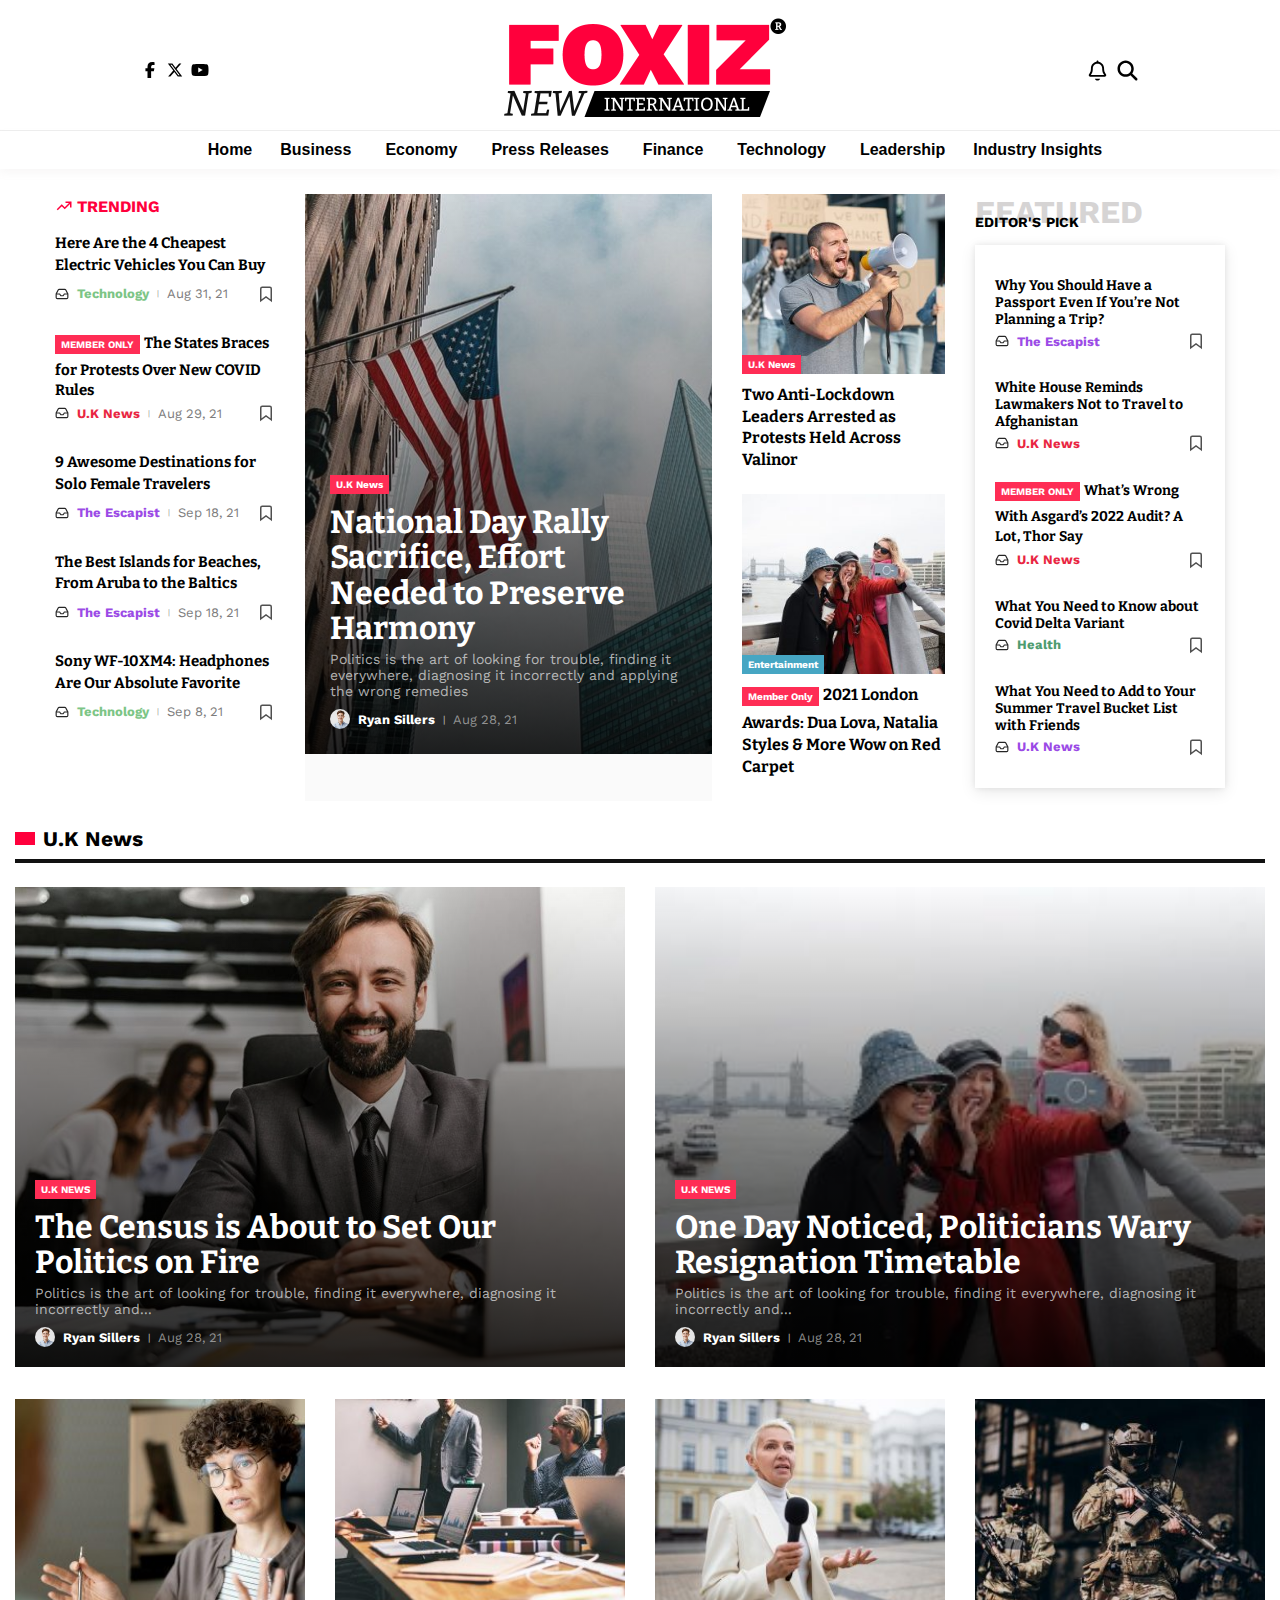
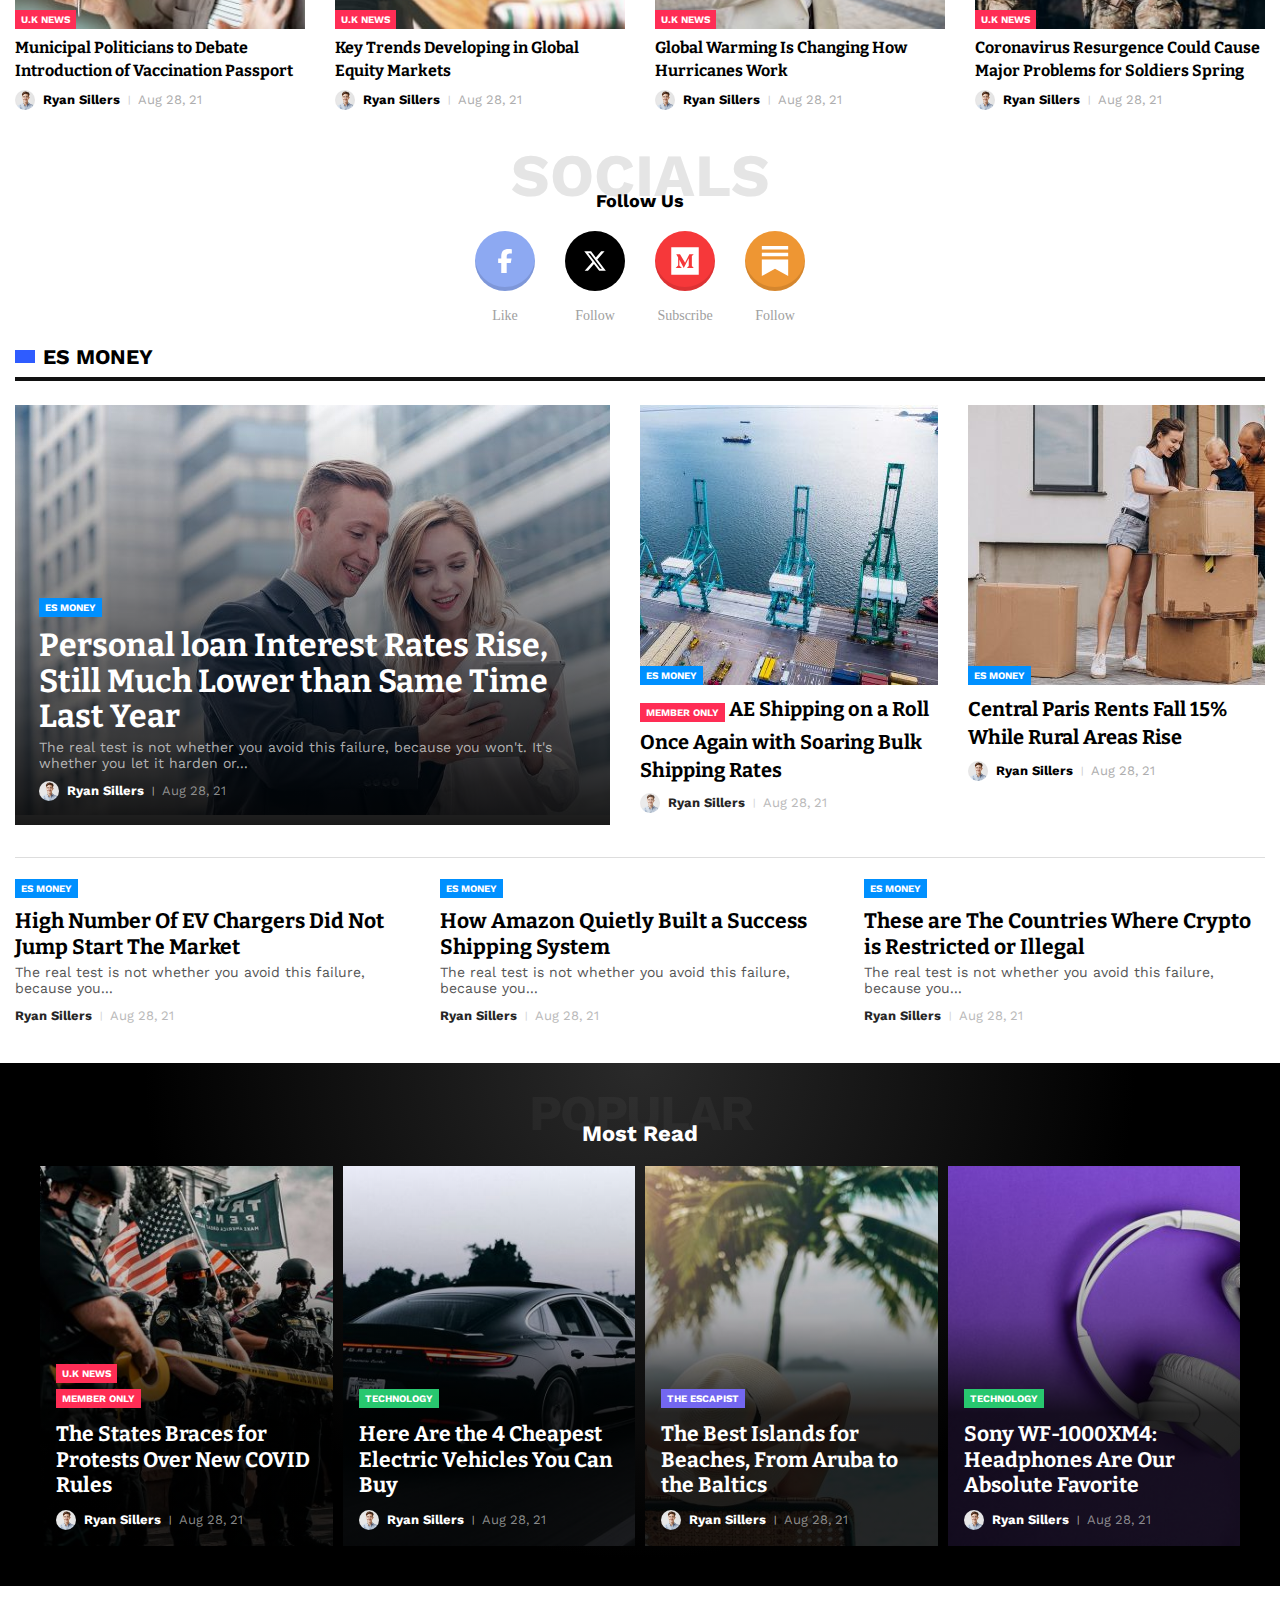
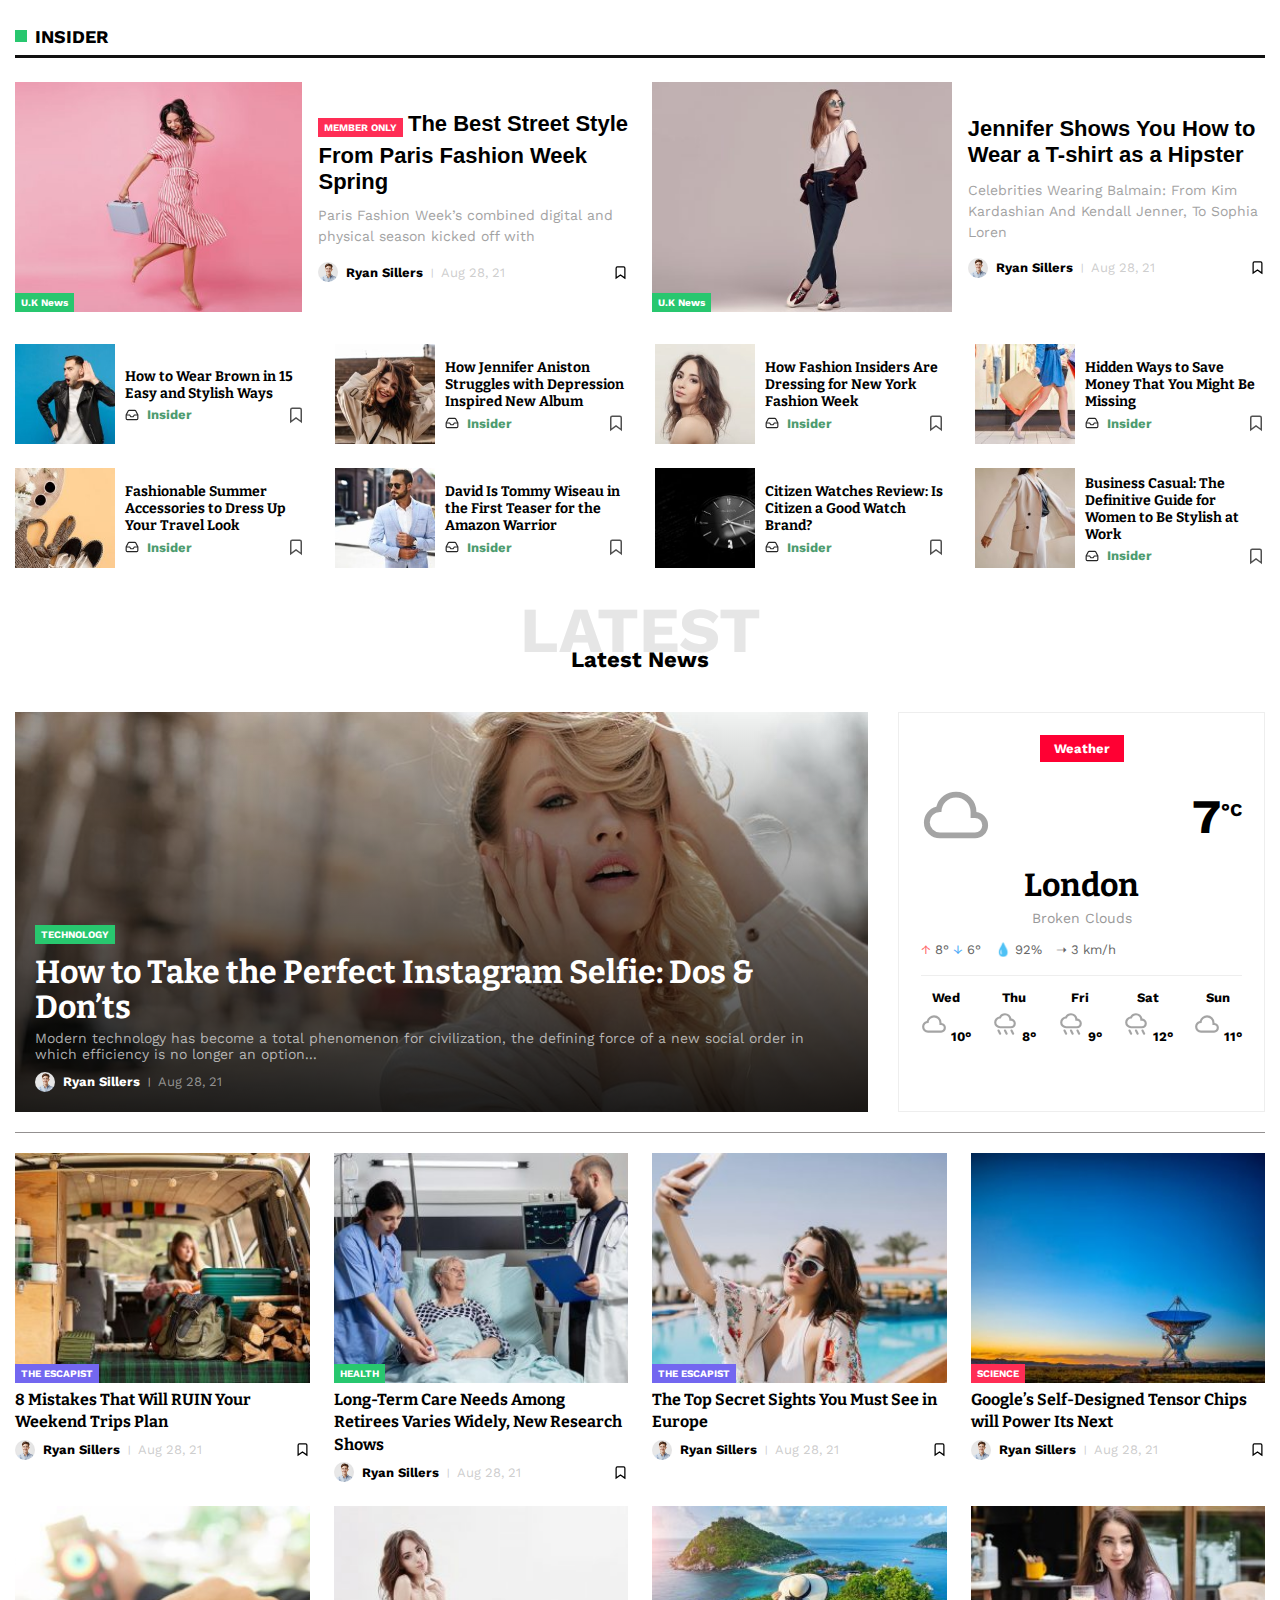
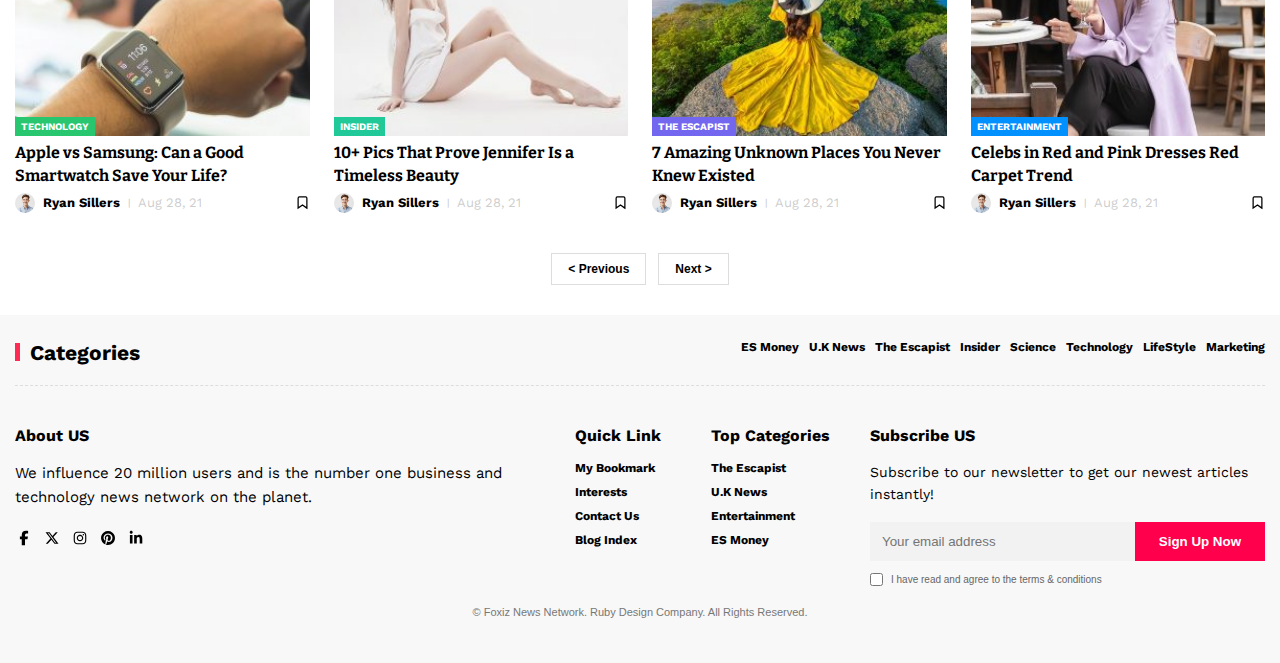
<file: index.html>
<!DOCTYPE html>
<html lang="en">

<head>
  <meta charset="UTF-8" />
  <meta name="viewport" content="width=device-width, initial-scale=1.0" />
  <title>Foxiz Header</title>
  <link rel="stylesheet" href="style.css" />
</head>
<body>

  <!-- header section -->
  <input type="checkbox" id="menu-toggle" />
  <header class="header">
    <!-- Left Icons -->
    <div class="header-left">
      <!-- <img class="header-icons" src="images/signin.svg" alt="search" /> -->
      <img class="header-icons" src="images/facebook.svg" alt="facebook" />
      <img class="header-icons" src="images/twitter.svg" alt="twitter" />
      <img class="header-icons" src="images/youtube.svg" alt="youtube" />
    </div>
    <label for="menu-toggle" class="mobile-menu">
      <span></span>
      <span></span>
      <span></span>
    </label>

    <!-- Center Logo -->
    <div class="header-center">
      <img src="images/retina-logo.png" alt="Foxiz Logo" />
    </div>

    <!-- Right Icons -->
    <div class="header-right">
      <img class="header-right-icons" src="images/bell.svg" alt="notificaton" />
      <img class="header-right-icons" src="images/search.svg" alt="search" />
    </div>
  </header>

  <!-- categories section -->
  <nav class="nav">
    <ul class="nav-list">
      <li>Home</li>
      <li>Business<i class="fa-solid fa-chevron-down"></i></li>
      <li>Economy<i class="fa-solid fa-chevron-down"></i></li>
      <li>Press Releases<i class="fa-solid fa-chevron-down"></i></li>
      <li>Finance<i class="fa-solid fa-chevron-down"></i></li>
      <li>Technology<i class="fa-solid fa-chevron-down"></i></li>
      <li class="join">Leadership</li>
      <li>Industry Insights</li>
    </ul>
  </nav>

  <!-- Mobile / Mega Menu -->
  <div class="mega-menu" id="megaMenu">

    <div class="menu-search">
      <label class="search-label">Search</label>
      <div class="search-box">
        <span class="search-icon"><img src="images/search.svg" alt="search" /></span>
        <input type="text" placeholder="Search Headlines, News..." />
        <span class="search-arrow">→</span>
      </div>
    </div>

    <div class="menu-section">
      <h4>Demos</h4>
      <div class="menu-grid">
        <div class="menu-list">
          <span>Home</span>
          <span>Home</span>
          <span>Home</span>
        </div>
        <div class="menu-list">
          <span>Home</span>
          <span>Home</span>
        </div>
      </div>
    </div>

    <div class="menu-section">
      <h4>Categories</h4>
      <div class="menu-grid">
        <div class="menu-list">
          <span>Technology</span>
          <span>Entertainment</span>
          <span>The Escapist</span>
          <span>Insider</span>
        </div>
        <div class="menu-list">
          <span>ES Money</span>
          <span>U.K News</span>
          <span>Science</span>
          <span>Health</span>
        </div>
      </div>
    </div>

    <div class="menu-section">
      <h4>Bookmarks</h4>
      <div class="menu-grid">
        <div><span>Customize Interests</span></div>
        <div><span>My Bookmarks</span></div>
      </div>
    </div>

    <div class="menu-section">
      <h4>More Foxiz</h4>
      <div class="menu-grid">
        <div><span>Blog Index</span></div>
        <div><span>Sitemap</span></div>
      </div>
    </div>

    <div class="auth-follow">
      <div class="auth-row">
        <span>Have an existing account?</span>
        <a href="#" class="signin-btn">Sign In</a>
      </div>

      <div class="follow-row">
        <span>Follow US</span>
        <div class="social-icons">
          <a href="#"><img class="item-icon" src="images/facebook.svg" alt="facebook" /></a>
          <a href="#"> <img class="item-icon" src="images/twitter.svg" alt="twitter" /></i></a>
          <!-- <a href="#">  <img class="item-icon" src="images/.svg" alt="search" /></i></a> -->
        </div>
      </div>
    </div>

  </div>



  <div class="">
    <!-- first section -->
    <div class="page">
      <!-- hero-section-01 -->
      <!-- LEFT COLUMN -->
      <aside class="sidebar left">
        <!-- TRENDING TITLE -->
        <h3 class="section-title-trending">
          <svg class="trend-icon" viewBox="0 0 24 24" fill="none" stroke="currentColor" stroke-width="2">
            <polyline points="3 17 9 11 13 15 21 7" />
            <polyline points="14 7 21 7 21 14" />
          </svg>
          TRENDING
        </h3>

        <div class="sidebar-items">
          <!-- ITEM 1 -->
          <article class="list-item">
            <h4>Here Are the 4 Cheapest Electric Vehicles You Can Buy</h4>
            <div class="meta">
              <svg class="icon inbox" viewBox="0 0 24 24" fill="none" stroke="currentColor" stroke-width="2">
                <polyline points="22 12 16 12 14 15 10 15 8 12 2 12" />
                <path
                  d="M5.45 5.11L2 12v6a2 2 0 0 0 2 2h16a2 2 0 0 0 2-2v-6l-3.45-6.89A2 2 0 0 0 16.76 4H7.24a2 2 0 0 0-1.79 1.11z" />
              </svg>
              <span class="category tech">Technology</span>
              <span class="separator">|</span>
              <span class="date">Aug 31, 21</span>
              <svg class="icon save" viewBox="0 0 24 24" fill="none" stroke="currentColor" stroke-width="2">
                <path d="M19 21l-7-5-7 5V5a2 2 0 0 1 2-2h10a2 2 0 0 1 2 2z" />
              </svg>
            </div>
          </article>

          <!-- ITEM 2 -->
          <article class="list-item">
            <span class="badge red">MEMBER ONLY</span>
            <span class="list-title">
              The States Braces for Protests Over New COVID Rules
            </span>
            <div class="meta">
              <svg class="icon inbox" viewBox="0 0 24 24" fill="none" stroke="currentColor" stroke-width="2">
                <polyline points="22 12 16 12 14 15 10 15 8 12 2 12" />
                <path
                  d="M5.45 5.11L2 12v6a2 2 0 0 0 2 2h16a2 2 0 0 0 2-2v-6l-3.45-6.89A2 2 0 0 0 16.76 4H7.24a2 2 0 0 0-1.79 1.11z" />
              </svg>
              <span class="category uk">U.K News</span>
              <span class="separator">|</span>
              <span class="date">Aug 29, 21</span>
              <svg class="icon save" viewBox="0 0 24 24" fill="none" stroke="currentColor" stroke-width="2">
                <path d="M19 21l-7-5-7 5V5a2 2 0 0 1 2-2h10a2 2 0 0 1 2 2z" />
              </svg>
            </div>
          </article>

          <!-- ITEM 3 -->
          <article class="list-item">
            <h4>9 Awesome Destinations for Solo Female Travelers</h4>
            <div class="meta">
              <svg class="icon inbox" viewBox="0 0 24 24" fill="none" stroke="currentColor" stroke-width="2">
                <polyline points="22 12 16 12 14 15 10 15 8 12 2 12" />
                <path
                  d="M5.45 5.11L2 12v6a2 2 0 0 0 2 2h16a2 2 0 0 0 2-2v-6l-3.45-6.89A2 2 0 0 0 16.76 4H7.24a2 2 0 0 0-1.79 1.11z" />
              </svg>
              <span class="category escape">The Escapist</span>
              <span class="separator">|</span>
              <span class="date">Sep 18, 21</span>
              <svg class="icon save" viewBox="0 0 24 24" fill="none" stroke="currentColor" stroke-width="2">
                <path d="M19 21l-7-5-7 5V5a2 2 0 0 1 2-2h10a2 2 0 0 1 2 2z" />
              </svg>
            </div>
          </article>

          <!-- ITEM 4 -->
          <article class="list-item">
            <h4>The Best Islands for Beaches, From Aruba to the Baltics</h4>
            <div class="meta">
              <svg class="icon inbox" viewBox="0 0 24 24" fill="none" stroke="currentColor" stroke-width="2">
                <polyline points="22 12 16 12 14 15 10 15 8 12 2 12" />
                <path
                  d="M5.45 5.11L2 12v6a2 2 0 0 0 2 2h16a2 2 0 0 0 2-2v-6l-3.45-6.89A2 2 0 0 0 16.76 4H7.24a2 2 0 0 0-1.79 1.11z" />
              </svg>
              <span class="category escape">The Escapist</span>
              <span class="separator">|</span>
              <span class="date">Sep 18, 21</span>
              <svg class="icon save" viewBox="0 0 24 24" fill="none" stroke="currentColor" stroke-width="2">
                <path d="M19 21l-7-5-7 5V5a2 2 0 0 1 2-2h10a2 2 0 0 1 2 2z" />
              </svg>
            </div>
          </article>

          <!-- ITEM 5 -->
          <article class="list-item">
            <h4>Sony WF-10XM4: Headphones Are Our Absolute Favorite</h4>
            <div class="meta">
              <svg class="icon inbox" viewBox="0 0 24 24" fill="none" stroke="currentColor" stroke-width="2">
                <polyline points="22 12 16 12 14 15 10 15 8 12 2 12" />
                <path
                  d="M5.45 5.11L2 12v6a2 2 0 0 0 2 2h16a2 2 0 0 0 2-2v-6l-3.45-6.89A2 2 0 0 0 16.76 4H7.24a2 2 0 0 0-1.79 1.11z" />
              </svg>
              <span class="category tech">Technology</span>
              <span class="separator">|</span>
              <span class="date">Sep 8, 21</span>
              <svg class="icon save" viewBox="0 0 24 24" fill="none" stroke="currentColor" stroke-width="2">
                <path d="M19 21l-7-5-7 5V5a2 2 0 0 1 2-2h10a2 2 0 0 1 2 2z" />
              </svg>
            </div>
          </article>
        </div>

      </aside>

      <!-- hero-section-02 -->
      <!-- MAIN FEATURE -->
      <main class="main">
        <div class="feature-card">
          <span class="badge red">U.K News</span>
          <h1>
            National Day Rally Sacrifice, Effort Needed to Preserve Harmony
          </h1>
          <p>
            Politics is the art of looking for trouble, finding it everywhere,
            diagnosing it incorrectly and applying the wrong remedies
          </p>
          <div class="author">
            <img src="images/ryan-sillers.jpg" alt="Ryan Sillers" />
            <span class="main-author-name">Ryan Sillers</span>
            <span class="separator">|</span>
            <span class="main-author-date">Aug 28, 21</span>
          </div>
        </div>
      </main>

      <!-- hero-section-03 -->
      <!-- RIGHT COLUMN -->
      <aside class="sidebar right">
        <article class="card">
          <div class="image-category">
            <img src="images/uk-hero-section-1.jpg" alt="" />
            <span class="badge red">U.K News</span>
          </div>
          <p class="list-title">
            Two Anti-Lockdown Leaders Arrested as Protests Held Across Valinor
          </p>
        </article>

        <article class="card">
          <div class="image-category">
            <img src="images/uk-hero-section-02.jpg" alt="" />
            <span class="badge entertainment">Entertainment</span>
          </div>
          <span class="badge red">Member Only</span>
          <span class="list-title">
            2021 London Awards: Dua Lova, Natalia Styles & More Wow on Red
            Carpet
          </span>
        </article>
      </aside>

      <!-- hero-seciton-04 -->
      <aside class="sidebar left">
        <div class="section-title">
          <span class="bg-text">FEATURED</span>
          <h3>EDITOR'S PICK</h3>
        </div>

        <div class="list-section">
          <article class="list-section-item">
            <h4>
              Why You Should Have a Passport Even If You’re Not Planning a Trip?
            </h4>
            <div class="meta">
              <svg class="icon inbox" viewBox="0 0 24 24" fill="none" stroke="currentColor" stroke-width="2">
                <polyline points="22 12 16 12 14 15 10 15 8 12 2 12" />
                <path
                  d="M5.45 5.11L2 12v6a2 2 0 0 0 2 2h16a2 2 0 0 0 2-2v-6l-3.45-6.89A2 2 0 0 0 16.76 4H7.24a2 2 0 0 0-1.79 1.11z" />
              </svg>
              <span class="category escape">The Escapist</span>
              <svg class="icon save" viewBox="0 0 24 24" fill="none" stroke="currentColor" stroke-width="2">
                <path d="M19 21l-7-5-7 5V5a2 2 0 0 1 2-2h10a2 2 0 0 1 2 2z" />
              </svg>
            </div>
          </article>
          <article class="list-section-item">
            <h4>White House Reminds Lawmakers Not to Travel to Afghanistan</h4>
            <div class="meta">
              <svg class="icon inbox" viewBox="0 0 24 24" fill="none" stroke="currentColor" stroke-width="2">
                <polyline points="22 12 16 12 14 15 10 15 8 12 2 12" />
                <path
                  d="M5.45 5.11L2 12v6a2 2 0 0 0 2 2h16a2 2 0 0 0 2-2v-6l-3.45-6.89A2 2 0 0 0 16.76 4H7.24a2 2 0 0 0-1.79 1.11z" />
              </svg>
              <span class="category uk">U.K News</span>
              <svg class="icon save" viewBox="0 0 24 24" fill="none" stroke="currentColor" stroke-width="2">
                <path d="M19 21l-7-5-7 5V5a2 2 0 0 1 2-2h10a2 2 0 0 1 2 2z" />
              </svg>
            </div>
          </article>

          <article class="list-section-item">
            <span class="badge red">MEMBER ONLY</span>
            <span class="list-title">
              What’s Wrong With Asgard’s 2022 Audit? A Lot, Thor Say
            </span>
            <div class="meta">
              <svg class="icon inbox" viewBox="0 0 24 24" fill="none" stroke="currentColor" stroke-width="2">
                <polyline points="22 12 16 12 14 15 10 15 8 12 2 12" />
                <path
                  d="M5.45 5.11L2 12v6a2 2 0 0 0 2 2h16a2 2 0 0 0 2-2v-6l-3.45-6.89A2 2 0 0 0 16.76 4H7.24a2 2 0 0 0-1.79 1.11z" />
              </svg>
              <span class="category uk">U.K News</span>
              <svg class="icon save" viewBox="0 0 24 24" fill="none" stroke="currentColor" stroke-width="2">
                <path d="M19 21l-7-5-7 5V5a2 2 0 0 1 2-2h10a2 2 0 0 1 2 2z" />
              </svg>
            </div>
          </article>
          <article class="list-section-item">
            <h4>What You Need to Know about Covid Delta Variant</h4>
            <div class="meta">
              <svg class="icon inbox" viewBox="0 0 24 24" fill="none" stroke="currentColor" stroke-width="2">
                <polyline points="22 12 16 12 14 15 10 15 8 12 2 12" />
                <path
                  d="M5.45 5.11L2 12v6a2 2 0 0 0 2 2h16a2 2 0 0 0 2-2v-6l-3.45-6.89A2 2 0 0 0 16.76 4H7.24a2 2 0 0 0-1.79 1.11z" />
              </svg>
              <span class="category health">Health</span>
              <svg class="icon save" viewBox="0 0 24 24" fill="none" stroke="currentColor" stroke-width="2">
                <path d="M19 21l-7-5-7 5V5a2 2 0 0 1 2-2h10a2 2 0 0 1 2 2z" />
              </svg>
            </div>
          </article>
          <article class="list-section-item">
            <h4>
              What You Need to Add to Your Summer Travel Bucket List with
              Friends
            </h4>
            <div class="meta">
              <svg class="icon inbox" viewBox="0 0 24 24" fill="none" stroke="currentColor" stroke-width="2">
                <polyline points="22 12 16 12 14 15 10 15 8 12 2 12" />
                <path
                  d="M5.45 5.11L2 12v6a2 2 0 0 0 2 2h16a2 2 0 0 0 2-2v-6l-3.45-6.89A2 2 0 0 0 16.76 4H7.24a2 2 0 0 0-1.79 1.11z" />
              </svg>
              <span class="category escape">U.K News</span>
              <svg class="icon save" viewBox="0 0 24 24" fill="none" stroke="currentColor" stroke-width="2">
                <path d="M19 21l-7-5-7 5V5a2 2 0 0 1 2-2h10a2 2 0 0 1 2 2z" />
              </svg>
            </div>
          </article>
        </div>
      </aside>
    </div>

    <!-- ad section -->
    <!-- <div class="centered-image-container">
      <img src="images/ad-section-index.jpg" alt="" />
    </div> -->

    <!-- u.k news section -->
    <section class="news-section">
      <!-- Section Header -->
      <div class="section-header">
        <span class="dot"></span>
        <h2>U.K News</h2>
      </div>

      <!-- Top Featured News -->
      <div class="featured-grid">
        <article class="featured-card">
          <img src="images/uk-news-section.jpg" alt="" />
          <div class="overlay">
            <span class="badge red">U.K NEWS</span>
            <h3>The Census is About to Set Our Politics on Fire</h3>
            <p>
              Politics is the art of looking for trouble, finding it everywhere,
              diagnosing it incorrectly and...
            </p>
            <div class="author">
              <img src="images/ryan-sillers.jpg" alt="Ryan Sillers" />
              <span class="main-author-name">Ryan Sillers</span>
              <span class="separator">|</span>
              <span class="main-author-date">Aug 28, 21</span>
            </div>
          </div>
        </article>

        <article class="featured-card">
          <img src="images/uk-hero-section-02.jpg" alt="" />
          <div class="overlay">
            <span class="badge red">U.K NEWS</span>
            <h3>One Day Noticed, Politicians Wary Resignation Timetable</h3>
            <p>
              Politics is the art of looking for trouble, finding it everywhere,
              diagnosing it incorrectly and...
            </p>
            <div class="author">
              <img src="images/ryan-sillers.jpg" alt="Ryan Sillers" />
              <span class="main-author-name">Ryan Sillers</span>
              <span class="separator">|</span>
              <span class="main-author-date">Aug 28, 21</span>
            </div>
          </div>
        </article>
      </div>

      <!-- Bottom Grid -->
      <div class="news-grid">
        <article class="news-card">
          <div class="image-wrapper">
            <img src="images/uk-hero-section-03.jpg" alt="" />
            <span class="badge red">U.K NEWS</span>
          </div>
          <h4>
            Municipal Politicians to Debate Introduction of Vaccination Passport
          </h4>
          <div class="author">
            <img src="images/ryan-sillers.jpg" alt="Ryan Sillers" />
            <span class="name">Ryan Sillers</span>
            <span class="separator">|</span>
            <span class="date">Aug 28, 21</span>
          </div>
        </article>

        <article class="news-card">
          <div class="image-wrapper">
            <img src="images/uk-hero-section-04.jpg" alt="" />
            <span class="badge red">U.K NEWS</span>
          </div>
          <h4>Key Trends Developing in Global Equity Markets</h4>
          <div class="author">
            <img src="images/ryan-sillers.jpg" alt="Ryan Sillers" />
            <span class="name">Ryan Sillers</span>
            <span class="separator">|</span>
            <span class="date">Aug 28, 21</span>
          </div>
        </article>

        <article class="news-card">
          <div class="image-wrapper">
            <img src="images/uk-hero-section-05.jpg" alt="" />
            <span class="badge red">U.K NEWS</span>
          </div>
          <h4>Global Warming Is Changing How Hurricanes Work</h4>
          <div class="author">
            <img src="images/ryan-sillers.jpg" alt="Ryan Sillers" />
            <span class="name">Ryan Sillers</span>
            <span class="separator">|</span>
            <span class="date">Aug 28, 21</span>
          </div>
        </article>

        <article class="news-card">
          <div class="image-wrapper">
            <img src="images/uk-hero-section-06.jpg" alt="" />
            <span class="badge red">U.K NEWS</span>
          </div>
          <h4>
            Coronavirus Resurgence Could Cause Major Problems for Soldiers
            Spring
          </h4>
          <div class="author">
            <img src="images/ryan-sillers.jpg" alt="Ryan Sillers" />
            <span class="name">Ryan Sillers</span>
            <span class="separator">|</span>
            <span class="date">Aug 28, 21</span>
          </div>
        </article>
      </div>
    </section>

    <!-- socials -->
    <section class="socials">
      <span class="bg-text">SOCIALS</span>

      <h3>Follow Us</h3>

      <div class="social-grid">
        <div class="social-item">
          <div class="icon-circle facebook">
            <img src="images/fb-white.svg" alt="fb" class="follow-btn" />
          </div>
          <span>Like</span>
        </div>
        <div class="social-item">
          <div class="icon-circle x-twitter">
            <img src="images/X-white.svg" alt="twitter" class="follow-btn" />
          </div>
          <span>Follow</span>
        </div>
        <div class="social-item">
          <div class="icon-circle medium">
            <img src="images/medium-white.svg" alt="youtube" class="follow-btn" />
          </div>
          <span>Subscribe</span>
        </div>
        <div class="social-item">
          <div class="icon-circle substack">
            <img src="images/substack-white.svg" alt="telegram" class="follow-btn" />
          </div>
          <span>Follow</span>
        </div>
      </div>
    </section>

    <!-- e.s money -->

    <section class="money-section">
      <!-- Header -->
      <div class="section-header money">
        <span class="square"></span>
        <h2>ES MONEY</h2>
      </div>

      <!-- Top Grid -->
      <div class="money-top">
        <!-- Large Card -->
        <article class="money-featured">
          <img src="images/es-money-section.jpg" alt="" />
          <div class="overlay">
            <span class="badge blue">ES MONEY</span>
            <h3>
              Personal loan Interest Rates Rise, Still Much Lower than Same Time
              Last Year
            </h3>
            <p>
              The real test is not whether you avoid this failure, because you
              won't. It's whether you let it harden or...
            </p>
            <div class="author">
              <img src="images/ryan-sillers.jpg" alt="Ryan Sillers" />
              <span class="main-author-name">Ryan Sillers</span>
              <span class="separator">|</span>
              <span class="main-author-date">Aug 28, 21</span>
            </div>
          </div>
        </article>

        <!-- Right Cards -->
        <div class="money-side">
          <article class="money-card">
            <div class="money-image-wrapper">
              <img src="images/es-money-section-01.jpg" alt="" />
              <span class="badge blue">ES MONEY</span>
            </div>
            <div class="money-text">
              <span class="badge red">MEMBER ONLY</span>
              <span class="money-title">
                AE Shipping on a Roll Once Again with Soaring Bulk Shipping
                Rates
              </span>
            </div>

            <div class="meta">
              <div class="author">
                <img src="images/ryan-sillers.jpg" alt="Ryan Sillers" />
                <span class="name">Ryan Sillers</span>
                <span class="separator">|</span>
                <span class="date">Aug 28, 21</span>
              </div>
            </div>
          </article>
        </div>
        <div class="money-side">
          <article class="money-card">
            <div class="money-image-wrapper">
              <img src="images/es-money-section-02.jpg" alt="" />
              <span class="badge blue">ES MONEY</span>
            </div>
            <h4>Central Paris Rents Fall 15% While Rural Areas Rise</h4>
            <div class="author">
              <img src="images/ryan-sillers.jpg" alt="Ryan Sillers" />
              <span class="name">Ryan Sillers</span>
              <span class="separator">|</span>
              <span class="date">Aug 28, 21</span>
            </div>
          </article>
        </div>
      </div>

      <!-- Bottom Grid -->
      <div class="money-bottom">
        <article class="text-card">
          <span class="badge blue">ES MONEY</span>
          <h4>High Number Of EV Chargers Did Not Jump Start The Market</h4>
          <p>
            The real test is not whether you avoid this failure, because you...
          </p>
          <div class="meta">
            <div class="author">
              <span class="name">Ryan Sillers</span>
              <span class="separator">|</span>
              <span class="date">Aug 28, 21</span>
            </div>
          </div>
        </article>

        <article class="text-card">
          <span class="badge blue">ES MONEY</span>
          <h4>How Amazon Quietly Built a Success Shipping System</h4>
          <p>
            The real test is not whether you avoid this failure, because you...
          </p>
          <div class="meta">
            <div class="author">
              <span class="name">Ryan Sillers</span>
              <span class="separator">|</span>
              <span class="date">Aug 28, 21</span>
            </div>
          </div>
        </article>

        <article class="text-card">
          <span class="badge blue">ES MONEY</span>
          <h4>These are The Countries Where Crypto is Restricted or Illegal</h4>
          <p>
            The real test is not whether you avoid this failure, because you...
          </p>
          <div class="meta">
            <div class="author">
              <span class="name">Ryan Sillers</span>
              <span class="separator">|</span>
              <span class="date">Aug 28, 21</span>
            </div>
          </div>
        </article>
      </div>
    </section>

    <!-- popular most read -->
    <section class="popular-section">
      <span class="bg-title">POPULAR</span>
      <h2 class="popular-section-h2">Most Read</h2>

      <div class="popular-wrapper">
        <article class="popular-card">
          <img src="images/popular-section-01.jpg" alt="" />
          <div class="overlay">
            <span class="badge red">U.K NEWS</span>
            <span class="badge red">MEMBER ONLY</span>
            <h4>The States Braces for Protests Over New COVID Rules</h4>
            <div class="author">
              <img src="images/ryan-sillers.jpg" alt="Ryan Sillers" />
              <span class="main-author-name">Ryan Sillers</span>
              <span class="separator">|</span>
              <span class="main-author-date">Aug 28, 21</span>
            </div>
          </div>
        </article>

        <article class="popular-card">
          <img src="images/popular-section-02.jpg" alt="" />
          <div class="overlay">
            <span class="badge green">TECHNOLOGY</span>
            <h4>Here Are the 4 Cheapest Electric Vehicles You Can Buy</h4>
            <div class="author">
              <img src="images/ryan-sillers.jpg" alt="Ryan Sillers" />
              <span class="main-author-name">Ryan Sillers</span>
              <span class="separator">|</span>
              <span class="main-author-date">Aug 28, 21</span>
            </div>
          </div>
        </article>

        <article class="popular-card">
          <img src="images/popular-section-03.jpg" alt="" />
          <div class="overlay">
            <span class="badge purple">THE ESCAPIST</span>
            <h4>The Best Islands for Beaches, From Aruba to the Baltics</h4>
            <div class="author">
              <img src="images/ryan-sillers.jpg" alt="Ryan Sillers" />
              <span class="main-author-name">Ryan Sillers</span>
              <span class="separator">|</span>
              <span class="main-author-date">Aug 28, 21</span>
            </div>
          </div>
        </article>

        <article class="popular-card">
          <img src="images/popular-section-04.jpg" alt="" />
          <div class="overlay">
            <span class="badge green">TECHNOLOGY</span>
            <h4>Sony WF-1000XM4: Headphones Are Our Absolute Favorite</h4>
            <div class="author">
              <img src="images/ryan-sillers.jpg" alt="Ryan Sillers" />
              <span class="main-author-name">Ryan Sillers</span>
              <span class="separator">|</span>
              <span class="main-author-date">Aug 28, 21</span>
            </div>
          </div>
        </article>
      </div>

      <!-- Slider dots -->
      <!-- <div class="slider-dots">
        <span></span><span></span><span class="active"></span> <span></span
        ><span></span>
      </div> -->
    </section>

    <!-- insider -->
    <section class="insider-section">
      <!-- Header -->
      <div class="section-header insider">
        <span class="square"></span>
        <h2>INSIDER</h2>
      </div>

      <!-- Top Cards -->
      <div class="insider-top">
        <article class="insider-featured">
          <div class="image-wrapper-featured">
            <img src="images/insider-section-01.jpg" alt="" />
            <span class="badge green">U.K News</span>
          </div>
          <div class="info">
            <span class="badge red">MEMBER ONLY</span>
            <span class="insider-headline">The Best Street Style From Paris Fashion Week Spring</span>
            <p class="paragraph">Paris Fashion Week’s combined digital and physical season kicked off with</p>
            <div class="author">
              <img src="images/ryan-sillers.jpg" alt="Ryan Sillers" />
              <span class="main-author-name">Ryan Sillers</span>
              <span class="separator">|</span>
              <span class="main-author-date">Aug 28, 21</span>
              <svg class="icon save" viewBox="0 0 24 24" fill="none" stroke="currentColor" stroke-width="2">
                <path d="M19 21l-7-5-7 5V5a2 2 0 0 1 2-2h10a2 2 0 0 1 2 2z" />
              </svg>
            </div>
          </div>
        </article>

        <article class="insider-featured">
          <div class="image-wrapper">
            <img src="images/insider-section-02.jpg" alt="" />
            <span class="badge green">U.K News</span>
          </div>
          <div class="info">
            <p class="insider-headline">Jennifer Shows You How to Wear a T-shirt as a Hipster</p>
            <p class="paragraph">Celebrities Wearing Balmain: From Kim Kardashian And Kendall Jenner, To Sophia Loren
            </p>
            <div class="author">
              <img src="images/ryan-sillers.jpg" alt="Ryan Sillers" />
              <span class="main-author-name">Ryan Sillers</span>
              <span class="separator">|</span>
              <span class="main-author-date">Aug 28, 21</span>
              <svg class="icon save" viewBox="0 0 24 24" fill="none" stroke="currentColor" stroke-width="2">
                <path d="M19 21l-7-5-7 5V5a2 2 0 0 1 2-2h10a2 2 0 0 1 2 2z" />
              </svg>
            </div>
          </div>
        </article>
      </div>

      <!-- Bottom Grid -->
      <div class="insider-grid">
        <div class="insider-first-row">
          <article class="insider-item">
            <div class="insider-image">

              <img src="images/insider-section-03.jpg" alt="" />
            </div>
            <div class="insider-title-section">
              <p class="insider-title">How to Wear Brown in 15 Easy and Stylish Ways</p>
              <div class="meta uk">
                <svg class="icon inbox" viewBox="0 0 24 24" fill="none" stroke="currentColor" stroke-width="2">
                  <polyline points="22 12 16 12 14 15 10 15 8 12 2 12" />
                  <path
                    d="M5.45 5.11L2 12v6a2 2 0 0 0 2 2h16a2 2 0 0 0 2-2v-6l-3.45-6.89A2 2 0 0 0 16.76 4H7.24a2 2 0 0 0-1.79 1.11z" />
                </svg>
                <span class="category health">Insider</span>
                <svg class="icon save" viewBox="0 0 24 24" fill="none" stroke="currentColor" stroke-width="2">
                  <path d="M19 21l-7-5-7 5V5a2 2 0 0 1 2-2h10a2 2 0 0 1 2 2z" />
                </svg>
              </div>
            </div>

          </article>

          <article class="insider-item">
            <div class="insider-image">
              <img src="images/insider-section-04.jpg" alt="" />

            </div>
            <div class="insider-title-section">
              <p class="insider-title">
                How Jennifer Aniston Struggles with Depression Inspired New Album
              </p>
              <div class="meta uk">
                <svg class="icon inbox" viewBox="0 0 24 24" fill="none" stroke="currentColor" stroke-width="2">
                  <polyline points="22 12 16 12 14 15 10 15 8 12 2 12" />
                  <path
                    d="M5.45 5.11L2 12v6a2 2 0 0 0 2 2h16a2 2 0 0 0 2-2v-6l-3.45-6.89A2 2 0 0 0 16.76 4H7.24a2 2 0 0 0-1.79 1.11z" />
                </svg>
                <span class="category health">Insider</span>
                <svg class="icon save" viewBox="0 0 24 24" fill="none" stroke="currentColor" stroke-width="2">
                  <path d="M19 21l-7-5-7 5V5a2 2 0 0 1 2-2h10a2 2 0 0 1 2 2z" />
                </svg>
              </div>
            </div>
          </article>

          <article class="insider-item">
            <div class="insider-image">

              <img src="images/insider-section-05.jpg" alt="" />
            </div>
            <div class="insider-title-section">
              <p class="insider-title">How Fashion Insiders Are Dressing for New York Fashion Week</p>
              <div class="meta uk">
                <svg class="icon inbox" viewBox="0 0 24 24" fill="none" stroke="currentColor" stroke-width="2">
                  <polyline points="22 12 16 12 14 15 10 15 8 12 2 12" />
                  <path
                    d="M5.45 5.11L2 12v6a2 2 0 0 0 2 2h16a2 2 0 0 0 2-2v-6l-3.45-6.89A2 2 0 0 0 16.76 4H7.24a2 2 0 0 0-1.79 1.11z" />
                </svg>
                <span class="category health">Insider</span>
                <svg class="icon save" viewBox="0 0 24 24" fill="none" stroke="currentColor" stroke-width="2">
                  <path d="M19 21l-7-5-7 5V5a2 2 0 0 1 2-2h10a2 2 0 0 1 2 2z" />
                </svg>
              </div>
            </div>
          </article>

          <article class="insider-item">
            <div class="insider-image">

              <img src="images/insider-section-06.jpg" alt="" />
            </div>
            <div class="insider-title-section">
              <p class="insider-title">Hidden Ways to Save Money That You Might Be Missing</p>
              <div class="meta uk">
                <svg class="icon inbox" viewBox="0 0 24 24" fill="none" stroke="currentColor" stroke-width="2">
                  <polyline points="22 12 16 12 14 15 10 15 8 12 2 12" />
                  <path
                    d="M5.45 5.11L2 12v6a2 2 0 0 0 2 2h16a2 2 0 0 0 2-2v-6l-3.45-6.89A2 2 0 0 0 16.76 4H7.24a2 2 0 0 0-1.79 1.11z" />
                </svg>
                <span class="category health">Insider</span>
                <svg class="icon save" viewBox="0 0 24 24" fill="none" stroke="currentColor" stroke-width="2">
                  <path d="M19 21l-7-5-7 5V5a2 2 0 0 1 2-2h10a2 2 0 0 1 2 2z" />
                </svg>
              </div>
            </div>
          </article>
        </div>

        <div class="insider-second-row">
          <article class="insider-item">
            <div class="insider-image">

              <img src="images/insider-section-07.jpg" alt="" />
            </div>
            <div class="insider-title-section">
              <p class="insider-title">Fashionable Summer Accessories to Dress Up Your Travel Look</p>
              <div class="meta uk">
                <svg class="icon inbox" viewBox="0 0 24 24" fill="none" stroke="currentColor" stroke-width="2">
                  <polyline points="22 12 16 12 14 15 10 15 8 12 2 12" />
                  <path
                    d="M5.45 5.11L2 12v6a2 2 0 0 0 2 2h16a2 2 0 0 0 2-2v-6l-3.45-6.89A2 2 0 0 0 16.76 4H7.24a2 2 0 0 0-1.79 1.11z" />
                </svg>
                <span class="category health">Insider</span>
                <svg class="icon save" viewBox="0 0 24 24" fill="none" stroke="currentColor" stroke-width="2">
                  <path d="M19 21l-7-5-7 5V5a2 2 0 0 1 2-2h10a2 2 0 0 1 2 2z" />
                </svg>
              </div>
            </div>
          </article>

          <article class="insider-item">
            <div class="insider-image">

              <img src="images/insider-section-08.jpg" alt="" />
            </div>
            <div class="insider-title-section">
              <p class="insider-title">
                David Is Tommy Wiseau in the First Teaser for the Amazon Warrior
              </p>
              <div class="meta uk">
                <svg class="icon inbox" viewBox="0 0 24 24" fill="none" stroke="currentColor" stroke-width="2">
                  <polyline points="22 12 16 12 14 15 10 15 8 12 2 12" />
                  <path
                    d="M5.45 5.11L2 12v6a2 2 0 0 0 2 2h16a2 2 0 0 0 2-2v-6l-3.45-6.89A2 2 0 0 0 16.76 4H7.24a2 2 0 0 0-1.79 1.11z" />
                </svg>
                <span class="category health">Insider</span>
                <svg class="icon save" viewBox="0 0 24 24" fill="none" stroke="currentColor" stroke-width="2">
                  <path d="M19 21l-7-5-7 5V5a2 2 0 0 1 2-2h10a2 2 0 0 1 2 2z" />
                </svg>
              </div>
            </div>
          </article>

          <article class="insider-item">
            <div class="insider-image">

              <img src="images/insider-section-09.jpg" alt="" />
            </div>
            <div class="insider-title-section">
              <p class="insider-title">Citizen Watches Review: Is Citizen a Good Watch Brand?</p>
              <div class="meta uk">
                <svg class="icon inbox" viewBox="0 0 24 24" fill="none" stroke="currentColor" stroke-width="2">
                  <polyline points="22 12 16 12 14 15 10 15 8 12 2 12" />
                  <path
                    d="M5.45 5.11L2 12v6a2 2 0 0 0 2 2h16a2 2 0 0 0 2-2v-6l-3.45-6.89A2 2 0 0 0 16.76 4H7.24a2 2 0 0 0-1.79 1.11z" />
                </svg>
                <span class="category health">Insider</span>
                <svg class="icon save" viewBox="0 0 24 24" fill="none" stroke="currentColor" stroke-width="2">
                  <path d="M19 21l-7-5-7 5V5a2 2 0 0 1 2-2h10a2 2 0 0 1 2 2z" />
                </svg>
              </div>
            </div>
          </article>

          <article class="insider-item">
            <div class="insider-image">
              <img src="images/insider-section-10.jpg" alt="" />
            </div>
            <div class="insider-title-section">
              <p class="insider-title">
                Business Casual: The Definitive Guide for Women to Be Stylish at
                Work
              </p>
              <div class="meta uk">
                <svg class="icon inbox" viewBox="0 0 24 24" fill="none" stroke="currentColor" stroke-width="2">
                  <polyline points="22 12 16 12 14 15 10 15 8 12 2 12" />
                  <path
                    d="M5.45 5.11L2 12v6a2 2 0 0 0 2 2h16a2 2 0 0 0 2-2v-6l-3.45-6.89A2 2 0 0 0 16.76 4H7.24a2 2 0 0 0-1.79 1.11z" />
                </svg>
                <span class="category health">Insider</span>
                <svg class="icon save" viewBox="0 0 24 24" fill="none" stroke="currentColor" stroke-width="2">
                  <path d="M19 21l-7-5-7 5V5a2 2 0 0 1 2-2h10a2 2 0 0 1 2 2z" />
                </svg>
              </div>
            </div>
          </article>
        </div>
      </div>
    </section>

    <!-- latest news -->

    <section class="latest-section">
      <div class="latest-title">
        <span class="bg-title-latest">LATEST</span>
        <h2>Latest News</h2>

      </div>
      <!-- Top Row -->
      <div class="latest-top">
        <!-- Featured -->
        <article class="latest-featured">
          <div class="overlay">
            <span class="badge green">TECHNOLOGY</span>
            <h3>How to Take the Perfect Instagram Selfie: Dos & Don’ts</h3>
            <p>
              Modern technology has become a total phenomenon for civilization,
              the defining force of a new social order in which efficiency is no
              longer an option...
            </p>
            <div class="author">
              <img src="images/ryan-sillers.jpg" alt="Ryan Sillers" />
              <span class="main-author-name">Ryan Sillers</span>
              <span class="separator">|</span>
              <span class="main-author-date">Aug 28, 21</span>
            </div>
          </div>
        </article>

        <!-- Weather -->
        <div class="weather-card">
          <span class="weather-badge">Weather</span>

          <div class="weather-top">
            <div class="weather-icon">
              <img src="images/cloud.svg" alt="cloud" />
            </div>

            <div class="weather-temp">
              <span class="temp">7</span><sup>°C</sup>
            </div>
          </div>

          <h3 class="weather-city">London</h3>
          <p class="weather-desc">Broken Clouds</p>

          <div class="weather-stats">
            <div class="stat">
              <span class="up">↑</span> 8°
              <span class="down">↓</span> 6°
            </div>
            <div class="stat">💧 92%</div>
            <div class="stat">➝ 3 km/h</div>
          </div>

          <div class="weather-days">
            <div class="day">
              <span>Wed</span>
              <img src="images/cloud.svg" />
              <b>10°</b>
            </div>
            <div class="day">
              <span>Thu</span>
              <img src="images/rain.svg" />
              <b>8°</b>
            </div>
            <div class="day">
              <span>Fri</span>
              <img src="images/rain.svg" />
              <b>9°</b>
            </div>
            <div class="day">
              <span>Sat</span>
              <img src="images/rain.svg" />
              <b>12°</b>
            </div>
            <div class="day">
              <span>Sun</span>
              <img src="images/cloud.svg" />
              <b>11°</b>
            </div>
          </div>
        </div>

      </div>

      <!-- News Grid -->
      <div class="latest-grid">
        <article class="latest-card">
          <div class="image-wrapper">
            <img src="images/latest-news-section-02.jpg" alt="" />
            <span class="badge purple">THE ESCAPIST</span>
          </div>
          <h4>8 Mistakes That Will RUIN Your Weekend Trips Plan</h4>
          <div class="author">
            <img src="images/ryan-sillers.jpg" alt="Ryan Sillers" />
            <span class="main-author-name">Ryan Sillers</span>
            <span class="separator">|</span>
            <span class="main-author-date">Aug 28, 21</span>
            <svg class="icon save" viewBox="0 0 24 24" fill="none" stroke="currentColor" stroke-width="2">
              <path d="M19 21l-7-5-7 5V5a2 2 0 0 1 2-2h10a2 2 0 0 1 2 2z" />
            </svg>
          </div>
        </article>

        <article class="latest-card">
          <div class="image-wrapper">
            <img src="images/latest-news-section-03.jpg" alt="" />
            <span class="badge green">HEALTH</span>
          </div>
          <h4>
            Long-Term Care Needs Among Retirees Varies Widely, New Research
            Shows
          </h4>
          <div class="author">
            <img src="images/ryan-sillers.jpg" alt="Ryan Sillers" />
            <span class="main-author-name">Ryan Sillers</span>
            <span class="separator">|</span>
            <span class="main-author-date">Aug 28, 21</span>
            <svg class="icon save" viewBox="0 0 24 24" fill="none" stroke="currentColor" stroke-width="2">
              <path d="M19 21l-7-5-7 5V5a2 2 0 0 1 2-2h10a2 2 0 0 1 2 2z" />
            </svg>
          </div>
        </article>

        <article class="latest-card">
          <div class="image-wrapper">
            <img src="images/latest-news-section-04.jpg" alt="" />
            <span class="badge purple">THE ESCAPIST</span>
          </div>
          <h4>The Top Secret Sights You Must See in Europe</h4>
          <div class="author">
            <img src="images/ryan-sillers.jpg" alt="Ryan Sillers" />
            <span class="main-author-name">Ryan Sillers</span>
            <span class="separator">|</span>
            <span class="main-author-date">Aug 28, 21</span>
            <svg class="icon save" viewBox="0 0 24 24" fill="none" stroke="currentColor" stroke-width="2">
              <path d="M19 21l-7-5-7 5V5a2 2 0 0 1 2-2h10a2 2 0 0 1 2 2z" />
            </svg>
          </div>
        </article>

        <article class="latest-card">
          <div class="image-wrapper">
            <img src="images/latest-news-section-05.jpg" alt="" />
            <span class="badge red">SCIENCE</span>
          </div>
          <h4>Google’s Self-Designed Tensor Chips will Power Its Next</h4>
          <div class="author">
            <img src="images/ryan-sillers.jpg" alt="Ryan Sillers" />
            <span class="main-author-name">Ryan Sillers</span>
            <span class="separator">|</span>
            <span class="main-author-date">Aug 28, 21</span>
            <svg class="icon save" viewBox="0 0 24 24" fill="none" stroke="currentColor" stroke-width="2">
              <path d="M19 21l-7-5-7 5V5a2 2 0 0 1 2-2h10a2 2 0 0 1 2 2z" />
            </svg>
          </div>
        </article>

        <article class="latest-card">
          <div class="image-wrapper">
            <img src="images/latest-news-section-06.jpg" alt="" />
            <span class="badge green">TECHNOLOGY</span>
          </div>
          <h4>Apple vs Samsung: Can a Good Smartwatch Save Your Life?</h4>
          <div class="author">
            <img src="images/ryan-sillers.jpg" alt="Ryan Sillers" />
            <span class="main-author-name">Ryan Sillers</span>
            <span class="separator">|</span>
            <span class="main-author-date">Aug 28, 21</span>
            <svg class="icon save" viewBox="0 0 24 24" fill="none" stroke="currentColor" stroke-width="2">
              <path d="M19 21l-7-5-7 5V5a2 2 0 0 1 2-2h10a2 2 0 0 1 2 2z" />
            </svg>
          </div>
        </article>

        <article class="latest-card">
          <div class="image-wrapper">
            <img src="images/latest-news-section-07.jpg" alt="" />
            <span class="badge teal">INSIDER</span>
          </div>
          <h4>10+ Pics That Prove Jennifer Is a Timeless Beauty</h4>
          <div class="author">
            <img src="images/ryan-sillers.jpg" alt="Ryan Sillers" />
            <span class="main-author-name">Ryan Sillers</span>
            <span class="separator">|</span>
            <span class="main-author-date">Aug 28, 21</span>
            <svg class="icon save" viewBox="0 0 24 24" fill="none" stroke="currentColor" stroke-width="2">
              <path d="M19 21l-7-5-7 5V5a2 2 0 0 1 2-2h10a2 2 0 0 1 2 2z" />
            </svg>
          </div>
        </article>

        <article class="latest-card">
          <div class="image-wrapper">
            <img src="images/latest-news-section-08.jpg" alt="" />
            <span class="badge purple">THE ESCAPIST</span>
          </div>
          <h4>7 Amazing Unknown Places You Never Knew Existed</h4>
          <div class="author">
            <img src="images/ryan-sillers.jpg" alt="Ryan Sillers" />
            <span class="main-author-name">Ryan Sillers</span>
            <span class="separator">|</span>
            <span class="main-author-date">Aug 28, 21</span>
            <svg class="icon save" viewBox="0 0 24 24" fill="none" stroke="currentColor" stroke-width="2">
              <path d="M19 21l-7-5-7 5V5a2 2 0 0 1 2-2h10a2 2 0 0 1 2 2z" />
            </svg>
          </div>
        </article>

        <article class="latest-card">
          <div class="image-wrapper">
            <img src="images/latest-news-section-09.jpg" alt="" />
            <span class="badge blue">ENTERTAINMENT</span>
          </div>
          <h4>Celebs in Red and Pink Dresses Red Carpet Trend</h4>
          <div class="author">
            <img src="images/ryan-sillers.jpg" alt="Ryan Sillers" />
            <span class="main-author-name">Ryan Sillers</span>
            <span class="separator">|</span>
            <span class="main-author-date">Aug 28, 21</span>
            <svg class="icon save" viewBox="0 0 24 24" fill="none" stroke="currentColor" stroke-width="2">
              <path d="M19 21l-7-5-7 5V5a2 2 0 0 1 2-2h10a2 2 0 0 1 2 2z" />
            </svg>
          </div>
        </article>
      </div>

      <!-- Pagination -->
      <div class="pagination">
        <button class="page-buttons">&lt; Previous</button>
        <button class="page-buttons">Next &gt;</button>
      </div>
    </section>

  </div>

  <!-- footer -->
  <footer>
    <!-- TOP HEADER -->
    <div class="footer">
    <div class="footer-sec">
        <div class="footer-header">
        <div class="footer-categories">
          <span class="dot"></span>
          <span class="footer-title">Categories</span>
        </div>

        <ul class="footer-categories-list">
          <li>ES Money</li>
          <li>U.K News</li>
          <li>The Escapist</li>
          <li>Insider</li>
          <li>Science</li>
          <li>Technology</li>
          <li>LifeStyle</li>
          <li>Marketing</li>
        </ul>
      </div>

      <div class="footer-divider"></div>

      <!-- CONTENT -->
      <div class="footer-content">
        <!-- LEFT -->
        <div class="footer-left">
          <h4>About US</h4>
          <p>
            We influence 20 million users and is the number one business and
            technology news network on the planet.
          </p>

          <div class="footer-icons">
            <img class="item-icon" src="images/facebook.svg" alt="search" />
            <img class="item-icon" src="images/twitter.svg" alt="search" />
            <img class="item-icon" src="images/instagram.svg" alt="search" />
            <img class="item-icon" src="images/pinterest.svg" alt="search" />
            <img class="item-icon" src="images/linkedin.svg" alt="search" />
          </div>
        </div>

        <div class="footer-mid-section">
          <!-- MID LEFT -->
          <div class="footer-mid-left">
            <h4>Quick Link</h4>
            <ul>
              <li>My Bookmark</li>
              <li>Interests</li>
              <li>Contact Us</li>
              <li>Blog Index</li>
            </ul>
          </div>

          <!-- MID RIGHT -->
          <div class="footer-mid-right">
            <h4>Top Categories</h4>
            <ul>
              <li>The Escapist</li>
              <li>U.K News</li>
              <li>Entertainment</li>
              <li>ES Money</li>
            </ul>
          </div>
        </div>

        <!-- RIGHT -->
        <div class="footer-right">
          <h4>Subscribe US</h4>
          <p>
            Subscribe to our newsletter to get our newest articles instantly!
          </p>

          <div class="subscribe-box">
            <input type="email" placeholder="Your email address" />
            <button>Sign Up Now</button>
          </div>

          <label class="terms">
            <input type="checkbox" />
            <span>I have read and agree to the terms & conditions</span>
          </label>
        </div>
    </div>
    </div>
    <!-- BOTTOM -->
    <div class="footer-bottom">
      © Foxiz News Network. Ruby Design Company. All Rights Reserved.
    </div>
  </footer>
</body>

</html>
</file>
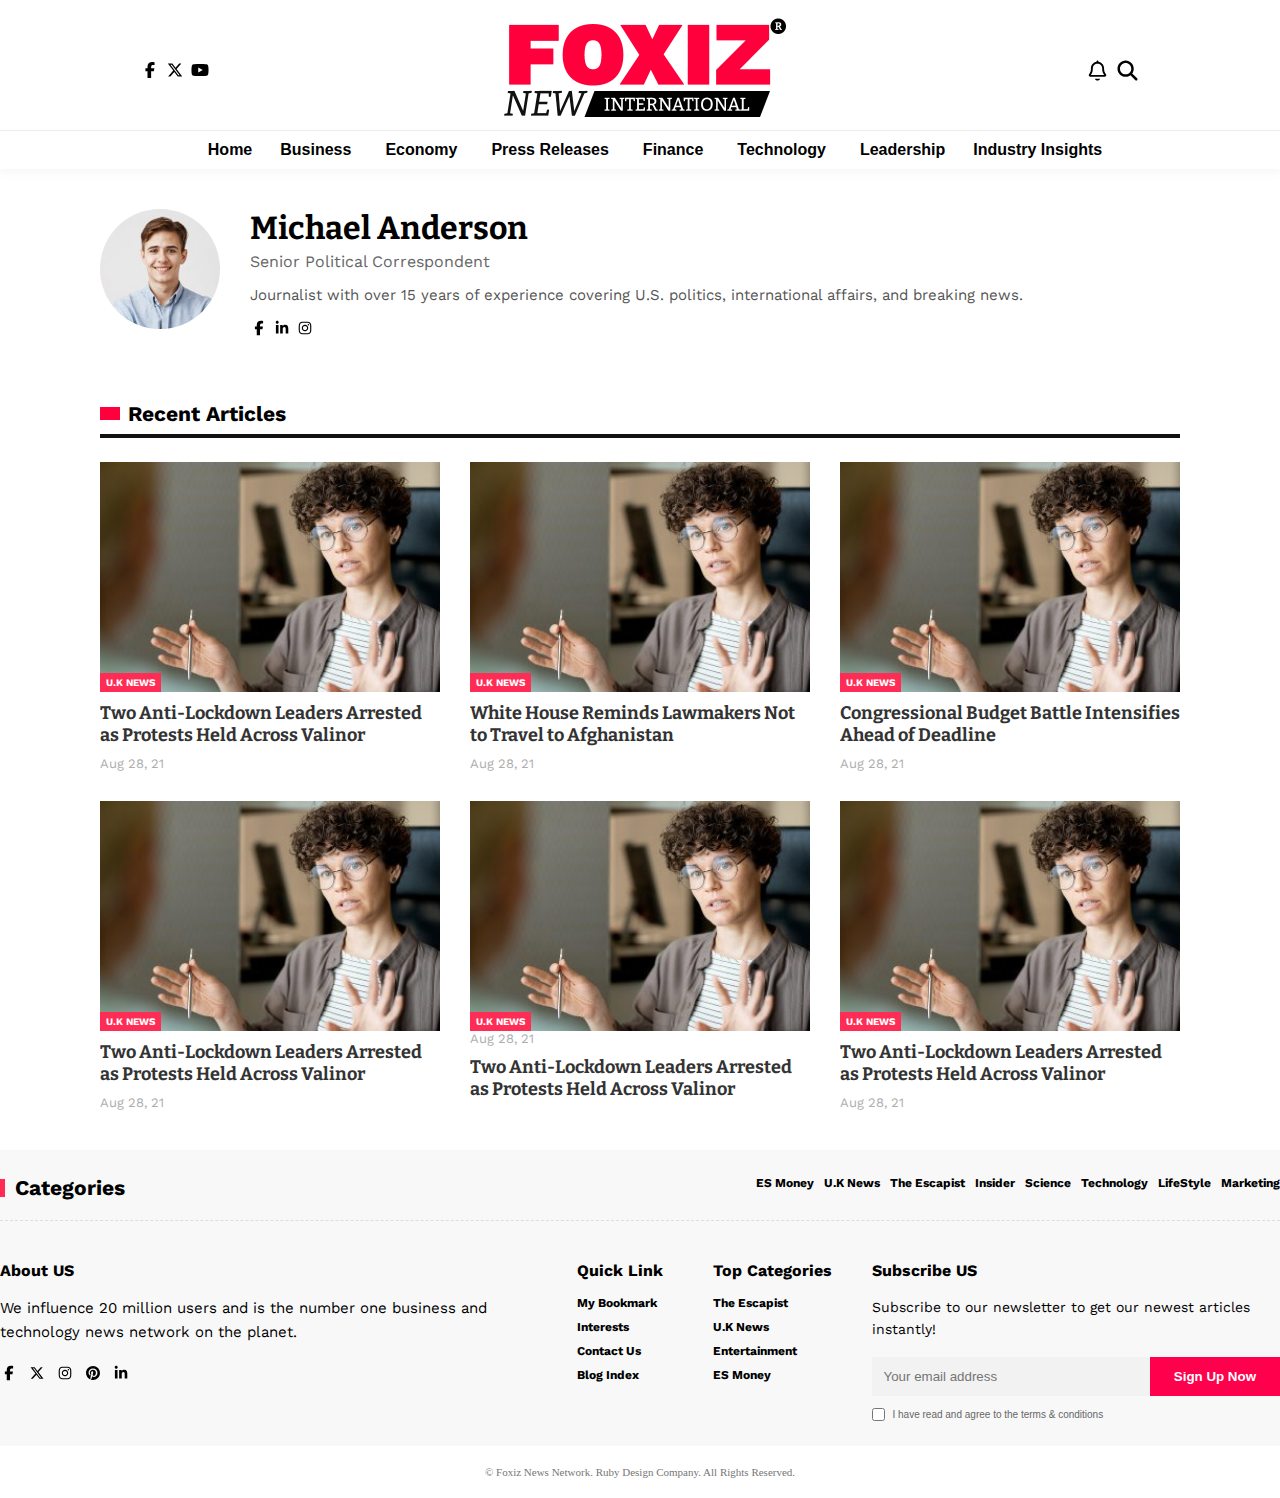
<file: author.html>
<!DOCTYPE html>
<html lang="en">
<head>
    <meta charset="UTF-8">
    <meta name="viewport" content="width=device-width, initial-scale=1.0">
    <title>Author Profile - FOXIZ News International</title>
        <link rel="stylesheet" href="author.css" />

        <link rel="stylesheet" href="style.css" />
 
</head>
<body>
     <!-- header section -->
     <input type="checkbox" id="menu-toggle" />
    <header class="header">
      <!-- Left Icons -->
      <div class="header-left">
        <!-- <img class="header-icons" src="images/signin.svg" alt="search" /> -->
        <img class="header-icons" src="images/facebook.svg" alt="facebook" />
        <img class="header-icons" src="images/twitter.svg" alt="twitter" />
        <img class="header-icons" src="images/youtube.svg" alt="youtube" />
      </div>
  <label for="menu-toggle" class="mobile-menu">
    <span></span>
    <span></span>
    <span></span>
  </label>

      <!-- Center Logo -->
      <div class="header-center">
        <img src="images/retina-logo.png" alt="Foxiz Logo" />
      </div>

      <!-- Right Icons -->
      <div class="header-right">
        <img class="header-right-icons" src="images/bell.svg" alt="notificaton" />
        <img class="header-right-icons" src="images/search.svg" alt="search" />
      </div>
    </header>

    <!-- categories section -->
   <nav class="nav">
      <ul class="nav-list">
        <li>Home</li>
        <li>Business<i class="fa-solid fa-chevron-down"></i></li>
        <li>Economy<i class="fa-solid fa-chevron-down"></i></li>
        <li>Press Releases<i class="fa-solid fa-chevron-down"></i></li>
        <li>Finance<i class="fa-solid fa-chevron-down"></i></li>
        <li>Technology<i class="fa-solid fa-chevron-down"></i></li>
        <li class="join">Leadership</li>
        <li>Industry Insights</li>
      </ul>
    </nav>

<!-- Mobile / Mega Menu -->
<div class="mega-menu" id="megaMenu">

  <div class="menu-search">
    <label class="search-label">Search</label>
    <div class="search-box">
      <span class="search-icon"><img src="images/search.svg" alt="search"/></span>
      <input type="text" placeholder="Search Headlines, News..." />
      <span class="search-arrow">→</span>
    </div>
  </div>

  <div class="menu-section">
    <h4>Demos</h4>
    <div class="menu-grid">
      <div class="menu-list">
        <span>Home</span>
      <span>Home</span>
      <span>Home</span>
      </div>
     <div class="menu-list">
       <span>Home</span>
      <span>Home</span>
     </div>
    </div>
  </div>

  <div class="menu-section">
    <h4>Categories</h4>
    <div class="menu-grid">
     <div class="menu-list">
       <span>Technology</span>
      <span>Entertainment</span>
      <span>The Escapist</span>
      <span>Insider</span>
     </div>
     <div class="menu-list">
       <span>ES Money</span>
      <span>U.K News</span>
      <span>Science</span>
      <span>Health</span>
     </div>
    </div>
  </div>

  <div class="menu-section">
    <h4>Bookmarks</h4>
    <div class="menu-grid">
      <div><span>Customize Interests</span></div>
      <div><span>My Bookmarks</span></div>
    </div>
  </div>

  <div class="menu-section">
    <h4>More Foxiz</h4>
    <div class="menu-grid">
      <div><span>Blog Index</span></div>
      <div><span>Sitemap</span></div>
    </div>
  </div>

<div class="auth-follow">
  <div class="auth-row">
    <span>Have an existing account?</span>
    <a href="#" class="signin-btn">Sign In</a>
  </div>

  <div class="follow-row">
    <span>Follow US</span>
    <div class="social-icons">
      <a href="#"><img class="item-icon" src="images/facebook.svg" alt="facebook" /></a>
      <a href="#">  <img class="item-icon" src="images/twitter.svg" alt="twitter" /></i></a>
      <!-- <a href="#">  <img class="item-icon" src="images/.svg" alt="search" /></i></a> -->
    </div>
  </div>
</div>

</div>

    <div class="author-page-section">
        <div class="author-header">
            <img src="images/ryan-sillers.jpg" alt="Author" class="author-avatar">
            <div class="author-details">
                <h1>Michael Anderson</h1>
                <div class="author-role">Senior Political Correspondent</div>
                <p class="author-bio">Journalist with over 15 years of experience covering U.S. politics, international affairs, and breaking news.</p>
                <div class="author-social">
                    <a href="#">   <img class="item-icon" src="images/facebook.svg" alt="facebook" /></a>
                    <a href="#">   <img class="item-icon" src="images/linkedin.svg" alt="linkedin" /></i></a>
                    <a href="#">   <img class="item-icon" src="images/instagram.svg" alt="instagram" /></i></a>
                </div>
            </div>
        </div>

   <div class="section-header">
        <span class="dot"></span>
        <h2>Recent Articles</h2>
      </div>
       <div class="article-list">
    <div class="article-item">
       <div class="image-wrapper">
            <img src="images/uk-hero-section-03.jpg" alt="" />
            <span class="badge red">U.K NEWS</span>
          </div>
        <h3 class="article-title">Two Anti-Lockdown Leaders Arrested as Protests Held Across Valinor</h3>
      <div class="author">
              
              <span class="date">Aug 28, 21</span>
            </div>
    </div>

    <div class="article-item">
       <div class="image-wrapper">
            <img src="images/uk-hero-section-03.jpg" alt="" />
            <span class="badge red">U.K NEWS</span>
          </div>
        <h3 class="article-title">White House Reminds Lawmakers Not to Travel to Afghanistan</h3>
       <div class="author">
         
              <span class="date">Aug 28, 21</span>
            </div>
    </div>

    <div class="article-item">
       <div class="image-wrapper">
            <img src="images/uk-hero-section-03.jpg" alt="" />
            <span class="badge red">U.K NEWS</span>
          </div>
        <h3 class="article-title">Congressional Budget Battle Intensifies Ahead of Deadline</h3>
   <div class="author">
      
              <span class="date">Aug 28, 21</span>
            </div>
    </div>
 <div class="article-item">
        <div class="image-wrapper">
            <img src="images/uk-hero-section-03.jpg" alt="" />
            <span class="badge red">U.K NEWS</span>
          </div>
        <h3 class="article-title">Two Anti-Lockdown Leaders Arrested as Protests Held Across Valinor</h3>
  <div class="author">
        
              <span class="date">Aug 28, 21</span>
            </div>
    </div>
     <div class="article-item">
        <div class="image-wrapper">
            <img src="images/uk-hero-section-03.jpg" alt="" />
            <span class="badge red">U.K NEWS</span>
          </div>
        <div class="author">
           
              <span class="date">Aug 28, 21</span>
            </div>
        <h3 class="article-title">Two Anti-Lockdown Leaders Arrested as Protests Held Across Valinor</h3>
  
    </div>
     <div class="article-item">
    <div class="image-wrapper">
            <img src="images/uk-hero-section-03.jpg" alt="" />
            <span class="badge red">U.K NEWS</span>
          </div>
        <h3 class="article-title">Two Anti-Lockdown Leaders Arrested as Protests Held Across Valinor</h3>
       <div class="author">
          
              <span class="date">Aug 28, 21</span>
            </div>
    </div>
</div>

    </div>

    <!-- footer -->
    <footer>
      <!-- TOP HEADER -->
      <div class="footer">
        <div class="footer-header">
          <div class="footer-categories">
            <span class="dot"></span>
            <span class="footer-title">Categories</span>
          </div>

          <ul class="footer-categories-list">
            <li>ES Money</li>
            <li>U.K News</li>
            <li>The Escapist</li>
            <li>Insider</li>
            <li>Science</li>
            <li>Technology</li>
            <li>LifeStyle</li>
            <li>Marketing</li>
          </ul>
        </div>

        <div class="footer-divider"></div>

        <!-- CONTENT -->
        <div class="footer-content">
          <!-- LEFT -->
          <div class="footer-left">
            <h4>About US</h4>
            <p>
              We influence 20 million users and is the number one business and
              technology news network on the planet.
            </p>

            <div class="footer-icons">
              <img class="item-icon" src="images/facebook.svg" alt="search" />
              <img class="item-icon" src="images/twitter.svg" alt="search" />
              <img class="item-icon" src="images/instagram.svg" alt="search" />
              <img class="item-icon" src="images/pinterest.svg" alt="search" />
              <img class="item-icon" src="images/linkedin.svg" alt="search" />
            </div>
          </div>

       <div class="footer-mid-section">
           <!-- MID LEFT -->
          <div class="footer-mid-left">
            <h4>Quick Link</h4>
            <ul>
              <li>My Bookmark</li>
              <li>Interests</li>
              <li>Contact Us</li>
              <li>Blog Index</li>
            </ul>
          </div>

          <!-- MID RIGHT -->
          <div class="footer-mid-right">
            <h4>Top Categories</h4>
            <ul>
              <li>The Escapist</li>
              <li>U.K News</li>
              <li>Entertainment</li>
              <li>ES Money</li>
            </ul>
          </div>
       </div>

          <!-- RIGHT -->
          <div class="footer-right">
            <h4>Subscribe US</h4>
            <p>
              Subscribe to our newsletter to get our newest articles instantly!
            </p>

            <div class="subscribe-box">
              <input type="email" placeholder="Your email address" />
              <button>Sign Up Now</button>
            </div>

            <label class="terms">
              <input type="checkbox" />
              <span>I have read and agree to the terms & conditions</span>
            </label>
          </div>
        </div>
      </div>
      <!-- BOTTOM -->
      <div class="footer-bottom">
        © Foxiz News Network. Ruby Design Company. All Rights Reserved.
      </div>
    </footer>
</body>
</html>
</file>
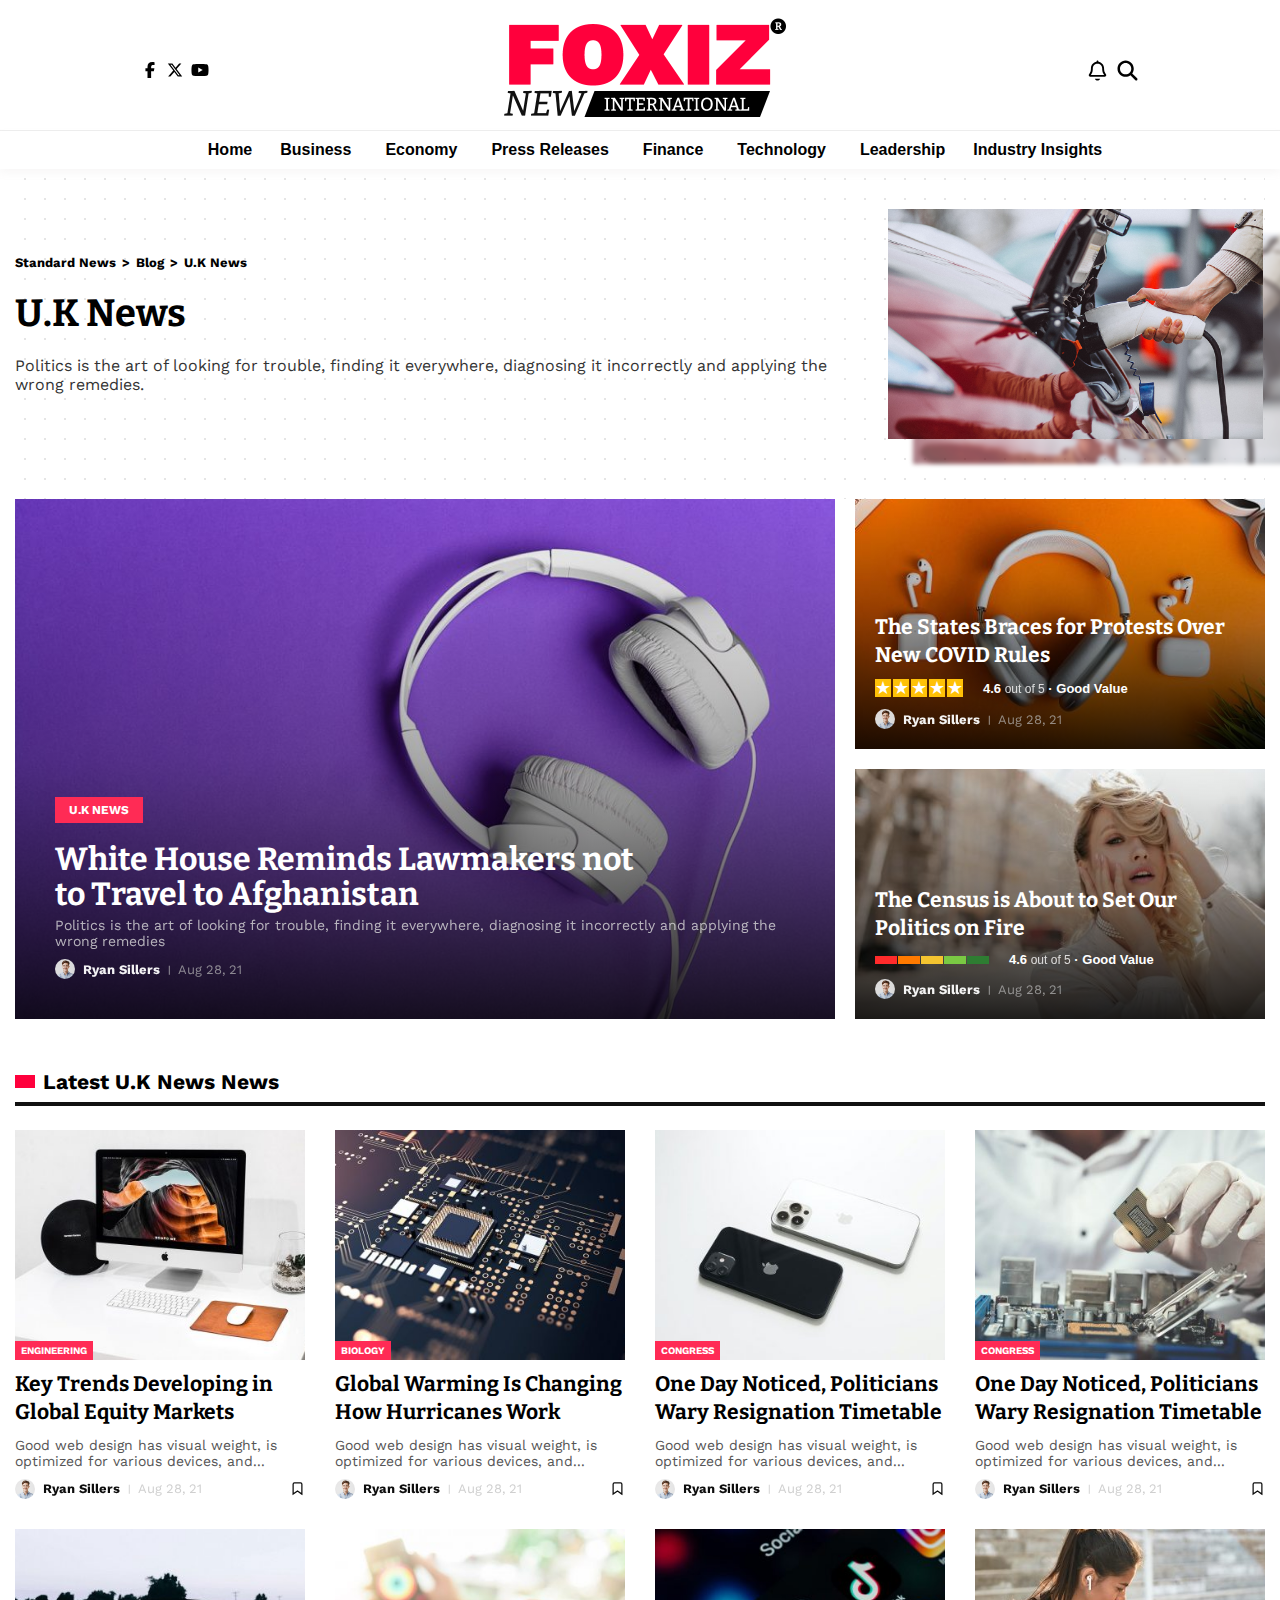
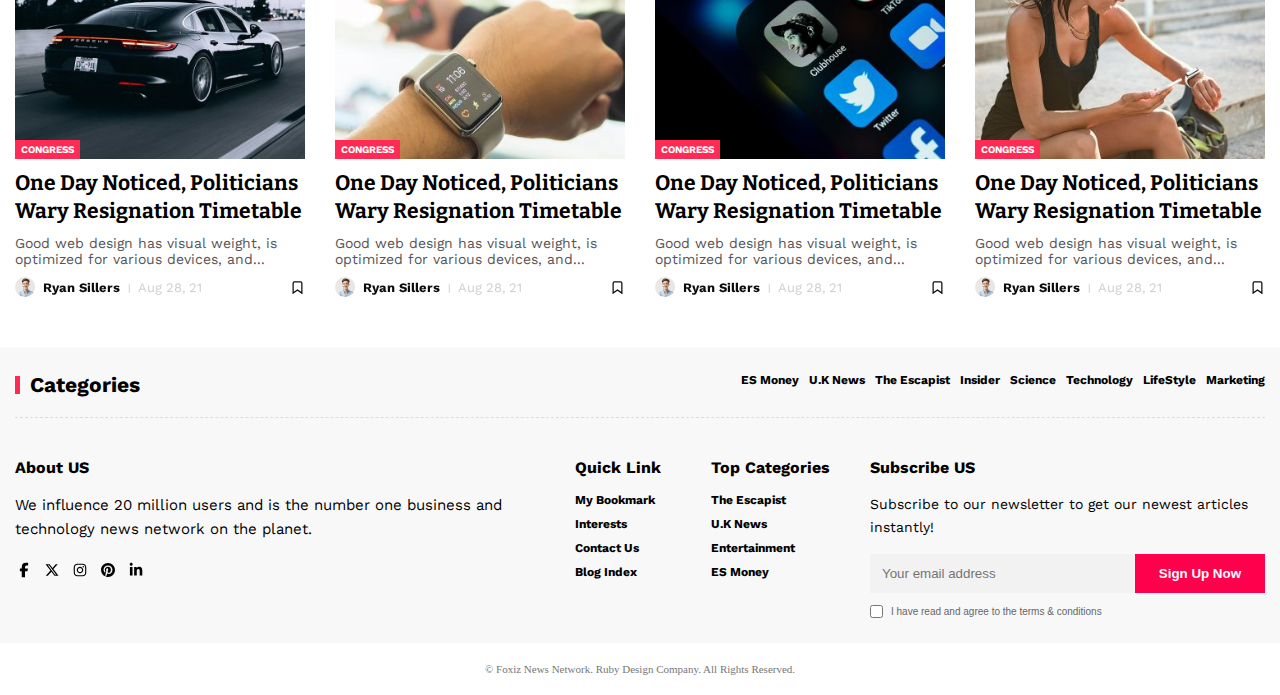
<file: category.html>
<!DOCTYPE html>
<html lang="en">

<head>
  <meta charset="UTF-8" />
  <meta name="viewport" content="width=device-width, initial-scale=1.0" />
  <title>Category Page</title>
  <link rel="stylesheet" href="category.css" />
  <link rel="stylesheet" href="style.css" />
</head>

<body>

  <!-- header section -->
  <input type="checkbox" id="menu-toggle" />
  <header class="header">
    <!-- Left Icons -->
    <div class="header-left">
      <!-- <img class="header-icons" src="images/signin.svg" alt="search" /> -->
      <img class="header-icons" src="images/facebook.svg" alt="facebook" />
      <img class="header-icons" src="images/twitter.svg" alt="twitter" />
      <img class="header-icons" src="images/youtube.svg" alt="youtube" />
    </div>
    <label for="menu-toggle" class="mobile-menu">
      <span></span>
      <span></span>
      <span></span>
    </label>

    <!-- Center Logo -->
    <div class="header-center">
      <img src="images/retina-logo.png" alt="Foxiz Logo" />
    </div>

    <!-- Right Icons -->
    <div class="header-right">
      <img class="header-right-icons" src="images/bell.svg" alt="notificaton" />
      <img class="header-right-icons" src="images/search.svg" alt="search" />
    </div>
  </header>

  <!-- categories section -->
  <nav class="nav">
      <ul class="nav-list">
        <li>Home</li>
        <li>Business<i class="fa-solid fa-chevron-down"></i></li>
        <li>Economy<i class="fa-solid fa-chevron-down"></i></li>
        <li>Press Releases<i class="fa-solid fa-chevron-down"></i></li>
        <li>Finance<i class="fa-solid fa-chevron-down"></i></li>
        <li>Technology<i class="fa-solid fa-chevron-down"></i></li>
        <li class="join">Leadership</li>
        <li>Industry Insights</li>
      </ul>
    </nav>

  <!-- Mobile / Mega Menu -->
  <div class="mega-menu" id="megaMenu">

    <div class="menu-search">
      <label class="search-label">Search</label>
      <div class="search-box">
        <span class="search-icon"><img src="images/search.svg" alt="search" /></span>
        <input type="text" placeholder="Search Headlines, News..." />
        <span class="search-arrow">→</span>
      </div>
    </div>

    <div class="menu-section">
      <h4>Demos</h4>
      <div class="menu-grid">
        <div class="menu-list">
          <span>Home</span>
          <span>Home</span>
          <span>Home</span>
        </div>
        <div class="menu-list">
          <span>Home</span>
          <span>Home</span>
        </div>
      </div>
    </div>

    <div class="menu-section">
      <h4>Categories</h4>
      <div class="menu-grid">
        <div class="menu-list">
          <span>Technology</span>
          <span>Entertainment</span>
          <span>The Escapist</span>
          <span>Insider</span>
        </div>
        <div class="menu-list">
          <span>ES Money</span>
          <span>U.K News</span>
          <span>Science</span>
          <span>Health</span>
        </div>
      </div>
    </div>

    <div class="menu-section">
      <h4>Bookmarks</h4>
      <div class="menu-grid">
        <div><span>Customize Interests</span></div>
        <div><span>My Bookmarks</span></div>
      </div>
    </div>

    <div class="menu-section">
      <h4>More Foxiz</h4>
      <div class="menu-grid">
        <div><span>Blog Index</span></div>
        <div><span>Sitemap</span></div>
      </div>
    </div>

    <div class="auth-follow">
      <div class="auth-row">
        <span>Have an existing account?</span>
        <a href="#" class="signin-btn">Sign In</a>
      </div>

      <div class="follow-row">
        <span>Follow US</span>
        <div class="social-icons">
          <a href="#"><img class="item-icon" src="images/facebook.svg" alt="facebook" /></a>
          <a href="#"> <img class="item-icon" src="images/twitter.svg" alt="twitter" /></i></a>
          <!-- <a href="#">  <img class="item-icon" src="images/.svg" alt="search" /></i></a> -->
        </div>
      </div>
    </div>

  </div>



  <div class="category-page">
   

    <div class="category-header">
      
      <div class="category-content">
         <div class="category-breadcrumb">
      <a href="#">Standard News</a>
      <span>&gt;</span>
      <a href="#">Blog</a>
      <span>&gt;</span>
      <strong>U.K News</strong>
    </div>
        <h1>U.K News</h1>
        <p>
          Politics is the art of looking for trouble, finding it everywhere,
          diagnosing it incorrectly and applying the wrong remedies.
        </p>
      </div>

      <div class="category-image">
        <img src="images/cat-section-01.jpg" alt="UK News" class="main-img" />
        <img src="images/cat-section-01.jpg" alt="" class="blur-img" />
      </div>

    </div>
  </div>

  <div class="category-content-section">
    <!-- category first section -->
    <section class="news-layout">
      <!-- LEFT FEATURED POST -->
      <article class="news-main">
        <img src="images/cat-section-02.jpg" alt="Main News" />

        <div class="news-overlay">
          <span class="news-category">U.K NEWS</span>

          <h2>
            White House Reminds Lawmakers not<br />
            to Travel to Afghanistan
          </h2>

          <p class="news-excerpt">
            Politics is the art of looking for trouble, finding it everywhere,
            diagnosing it incorrectly and applying the wrong remedies
          </p>
<div class="author">
            <img src="images/ryan-sillers.jpg" alt="Ryan Sillers" />
            <span class="main-author-name">Ryan Sillers</span>
            <span class="separator">|</span>
            <span class="main-author-date">Aug 28, 21</span>
          </div>
        </div>
      </article>

      <!-- RIGHT SIDE POSTS -->
      <div class="news-side">
        <article class="news-card">
          <img src="images/cat-section-03.jpg" alt="" />
          <div class="news-overlay small">
            <h3>The States Braces for Protests Over New COVID Rules</h3>

            <div class="rating-row">
              <div class="rating-section">
                <div class="rating-stars">
                  <span>★</span>
                  <span>★</span>
                  <span>★</span>
                  <span>★</span>
                  <span>★</span>
                </div>


                <div class="rating-text">
                  4.6 <span class="out-of">out of 5</span> · <span class="value">Good Value</span>
                </div>
              </div>

            <div class="author">
            <img src="images/ryan-sillers.jpg" alt="Ryan Sillers" />
            <span class="main-author-name">Ryan Sillers</span>
            <span class="separator">|</span>
            <span class="main-author-date">Aug 28, 21</span>
          </div>
            </div>

          </div>
        </article>

        <article class="news-card">
          <img src="images/cat-section-04.jpg" alt="" />
          <div class="news-overlay small">
            <h3>The Census is About to Set Our Politics on Fire</h3>
            <div class="rating-row">
              <div class="rating-section">
                <div class="color-bars">
                  <span class="bar red"></span>
                  <span class="bar orange"></span>
                  <span class="bar yellow"></span>
                  <span class="bar green"></span>
                  <span class="bar dark-green"></span>
                </div>


                <div class="rating-text">
                  4.6 <span class="out-of">out of 5</span> · <span class="value">Good Value</span>
                </div>
              </div>

            <div class="author">
            <img src="images/ryan-sillers.jpg" alt="Ryan Sillers" />
            <span class="main-author-name">Ryan Sillers</span>
            <span class="separator">|</span>
            <span class="main-author-date">Aug 28, 21</span>
          </div>
            </div>
          </div>
        </article>
      </div>
    </section>

    <!-- ad section -->
    <!-- <div class="centered-image-container">
    <img src="images/ad-section-index.jpg" alt="" />
</div> -->

    <!-- latest category news section -->
    <section class="latest-news">
      <!-- SECTION TITLE -->
      <div class="section-header">
        <span class="dot"></span>
        <h2>Latest U.K News News</h2>
      </div>

      <div class="news-grid">
        <!-- CARD -->
        <article class="news-item">
          <div class="image-wrapper">
            <img src="images/cat-section-05.jpg" alt="" />
            <span class="badge engineering">ENGINEERING</span>
          </div>

          <h3>Key Trends Developing in Global Equity Markets</h3>
          <p>
            Good web design has visual weight, is optimized for various devices,
            and...
          </p>

         <div class="author">
            <img src="images/ryan-sillers.jpg" alt="Ryan Sillers" />
            <span class="main-author-name">Ryan Sillers</span>
            <span class="separator">|</span>
            <span class="main-author-date">Aug 28, 21</span>
                  <svg class="icon save" viewBox="0 0 24 24" fill="none" stroke="currentColor" stroke-width="2">
              <path d="M19 21l-7-5-7 5V5a2 2 0 0 1 2-2h10a2 2 0 0 1 2 2z" />
            </svg>
          </div>

        </article>

        <!-- CARD -->
        <article class="news-item">
          <div class="image-wrapper">
            <img src="images/cat-section-06.jpg" alt="" />
            <span class="badge biology">BIOLOGY</span>
          </div>

          <h3>Global Warming Is Changing How Hurricanes Work</h3>
          <p>
            Good web design has visual weight, is optimized for various devices,
            and...
          </p>

  <div class="author">
            <img src="images/ryan-sillers.jpg" alt="Ryan Sillers" />
            <span class="main-author-name">Ryan Sillers</span>
            <span class="separator">|</span>
            <span class="main-author-date">Aug 28, 21</span>
                  <svg class="icon save" viewBox="0 0 24 24" fill="none" stroke="currentColor" stroke-width="2">
              <path d="M19 21l-7-5-7 5V5a2 2 0 0 1 2-2h10a2 2 0 0 1 2 2z" />
            </svg>
          </div>
        </article>

        <!-- CARD -->
        <article class="news-item">
          <div class="image-wrapper">
            <img src="images/cat-section-07.jpg" alt="" />
            <span class="badge congress">CONGRESS</span>
          </div>

          <h3>One Day Noticed, Politicians Wary Resignation Timetable</h3>
          <p>
            Good web design has visual weight, is optimized for various devices,
            and...
          </p>

     <div class="author">
            <img src="images/ryan-sillers.jpg" alt="Ryan Sillers" />
            <span class="main-author-name">Ryan Sillers</span>
            <span class="separator">|</span>
            <span class="main-author-date">Aug 28, 21</span>
                  <svg class="icon save" viewBox="0 0 24 24" fill="none" stroke="currentColor" stroke-width="2">
              <path d="M19 21l-7-5-7 5V5a2 2 0 0 1 2-2h10a2 2 0 0 1 2 2z" />
            </svg>
          </div>
        </article>

        <article class="news-item">
          <div class="image-wrapper">
            <img src="images/cat-section-08.jpg" alt="" />
            <span class="badge congress">CONGRESS</span>
          </div>

          <h3>One Day Noticed, Politicians Wary Resignation Timetable</h3>
          <p>
            Good web design has visual weight, is optimized for various devices,
            and...
          </p>

        <div class="author">
            <img src="images/ryan-sillers.jpg" alt="Ryan Sillers" />
            <span class="main-author-name">Ryan Sillers</span>
            <span class="separator">|</span>
            <span class="main-author-date">Aug 28, 21</span>
                  <svg class="icon save" viewBox="0 0 24 24" fill="none" stroke="currentColor" stroke-width="2">
              <path d="M19 21l-7-5-7 5V5a2 2 0 0 1 2-2h10a2 2 0 0 1 2 2z" />
            </svg>
          </div>
        </article>

        <article class="news-item">
          <div class="image-wrapper">
            <img src="images/cat-section-09.jpg" alt="" />
            <span class="badge congress">CONGRESS</span>
          </div>

          <h3>One Day Noticed, Politicians Wary Resignation Timetable</h3>
          <p>
            Good web design has visual weight, is optimized for various devices,
            and...
          </p>

         <div class="author">
            <img src="images/ryan-sillers.jpg" alt="Ryan Sillers" />
            <span class="main-author-name">Ryan Sillers</span>
            <span class="separator">|</span>
            <span class="main-author-date">Aug 28, 21</span>
                  <svg class="icon save" viewBox="0 0 24 24" fill="none" stroke="currentColor" stroke-width="2">
              <path d="M19 21l-7-5-7 5V5a2 2 0 0 1 2-2h10a2 2 0 0 1 2 2z" />
            </svg>
          </div>
        </article>

        <article class="news-item">
          <div class="image-wrapper">
            <img src="images/cat-section-10.jpg" alt="" />
            <span class="badge congress">CONGRESS</span>
          </div>

          <h3>One Day Noticed, Politicians Wary Resignation Timetable</h3>
          <p>
            Good web design has visual weight, is optimized for various devices,
            and...
          </p>
  <div class="author">
            <img src="images/ryan-sillers.jpg" alt="Ryan Sillers" />
            <span class="main-author-name">Ryan Sillers</span>
            <span class="separator">|</span>
            <span class="main-author-date">Aug 28, 21</span>
                  <svg class="icon save" viewBox="0 0 24 24" fill="none" stroke="currentColor" stroke-width="2">
              <path d="M19 21l-7-5-7 5V5a2 2 0 0 1 2-2h10a2 2 0 0 1 2 2z" />
            </svg>
          </div>
        </article>
        <!-- Repeat cards as needed -->
        <article class="news-item">
          <div class="image-wrapper">
            <img src="images/cat-section-11.jpg" alt="" />
            <span class="badge congress">CONGRESS</span>
          </div>

          <h3>One Day Noticed, Politicians Wary Resignation Timetable</h3>
          <p>
            Good web design has visual weight, is optimized for various devices,
            and...
          </p>

          <div class="author">
            <img src="images/ryan-sillers.jpg" alt="Ryan Sillers" />
            <span class="main-author-name">Ryan Sillers</span>
            <span class="separator">|</span>
            <span class="main-author-date">Aug 28, 21</span>
                  <svg class="icon save" viewBox="0 0 24 24" fill="none" stroke="currentColor" stroke-width="2">
              <path d="M19 21l-7-5-7 5V5a2 2 0 0 1 2-2h10a2 2 0 0 1 2 2z" />
            </svg>
          </div>
        </article>
        <article class="news-item">
          <div class="image-wrapper">
            <img src="images/cat-section-12.jpg" alt="" />
            <span class="badge congress">CONGRESS</span>
          </div>

          <h3>One Day Noticed, Politicians Wary Resignation Timetable</h3>
          <p>
            Good web design has visual weight, is optimized for various devices,
            and...
          </p>

        <div class="author">
            <img src="images/ryan-sillers.jpg" alt="Ryan Sillers" />
            <span class="main-author-name">Ryan Sillers</span>
            <span class="separator">|</span>
            <span class="main-author-date">Aug 28, 21</span>
                  <svg class="icon save" viewBox="0 0 24 24" fill="none" stroke="currentColor" stroke-width="2">
              <path d="M19 21l-7-5-7 5V5a2 2 0 0 1 2-2h10a2 2 0 0 1 2 2z" />
            </svg>
          </div>
        </article>
      </div>
    </section>
  </div>

   <!-- footer -->
    <footer>
      <!-- TOP HEADER -->
      <div class="footer">
       <div class="footer-sec">
         <div class="footer-header">
          <div class="footer-categories">
            <span class="dot"></span>
            <span class="footer-title">Categories</span>
          </div>

          <ul class="footer-categories-list">
            <li>ES Money</li>
            <li>U.K News</li>
            <li>The Escapist</li>
            <li>Insider</li>
            <li>Science</li>
            <li>Technology</li>
            <li>LifeStyle</li>
            <li>Marketing</li>
          </ul>
        </div>

        <div class="footer-divider"></div>

        <!-- CONTENT -->
        <div class="footer-content">
          <!-- LEFT -->
          <div class="footer-left">
            <h4>About US</h4>
            <p>
              We influence 20 million users and is the number one business and
              technology news network on the planet.
            </p>

            <div class="footer-icons">
              <img class="item-icon" src="images/facebook.svg" alt="search" />
              <img class="item-icon" src="images/twitter.svg" alt="search" />
              <img class="item-icon" src="images/instagram.svg" alt="search" />
              <img class="item-icon" src="images/pinterest.svg" alt="search" />
              <img class="item-icon" src="images/linkedin.svg" alt="search" />
            </div>
          </div>

       <div class="footer-mid-section">
           <!-- MID LEFT -->
          <div class="footer-mid-left">
            <h4>Quick Link</h4>
            <ul>
              <li>My Bookmark</li>
              <li>Interests</li>
              <li>Contact Us</li>
              <li>Blog Index</li>
            </ul>
          </div>

          <!-- MID RIGHT -->
          <div class="footer-mid-right">
            <h4>Top Categories</h4>
            <ul>
              <li>The Escapist</li>
              <li>U.K News</li>
              <li>Entertainment</li>
              <li>ES Money</li>
            </ul>
          </div>
       </div>

          <!-- RIGHT -->
          <div class="footer-right">
            <h4>Subscribe US</h4>
            <p>
              Subscribe to our newsletter to get our newest articles instantly!
            </p>

            <div class="subscribe-box">
              <input type="email" placeholder="Your email address" />
              <button>Sign Up Now</button>
            </div>

            <label class="terms">
              <input type="checkbox" />
              <span>I have read and agree to the terms & conditions</span>
            </label>
          </div>
        </div>
       </div>
      </div>
      <!-- BOTTOM -->
      <div class="footer-bottom">
        © Foxiz News Network. Ruby Design Company. All Rights Reserved.
      </div>
    </footer>
</body>

</html>
</file>
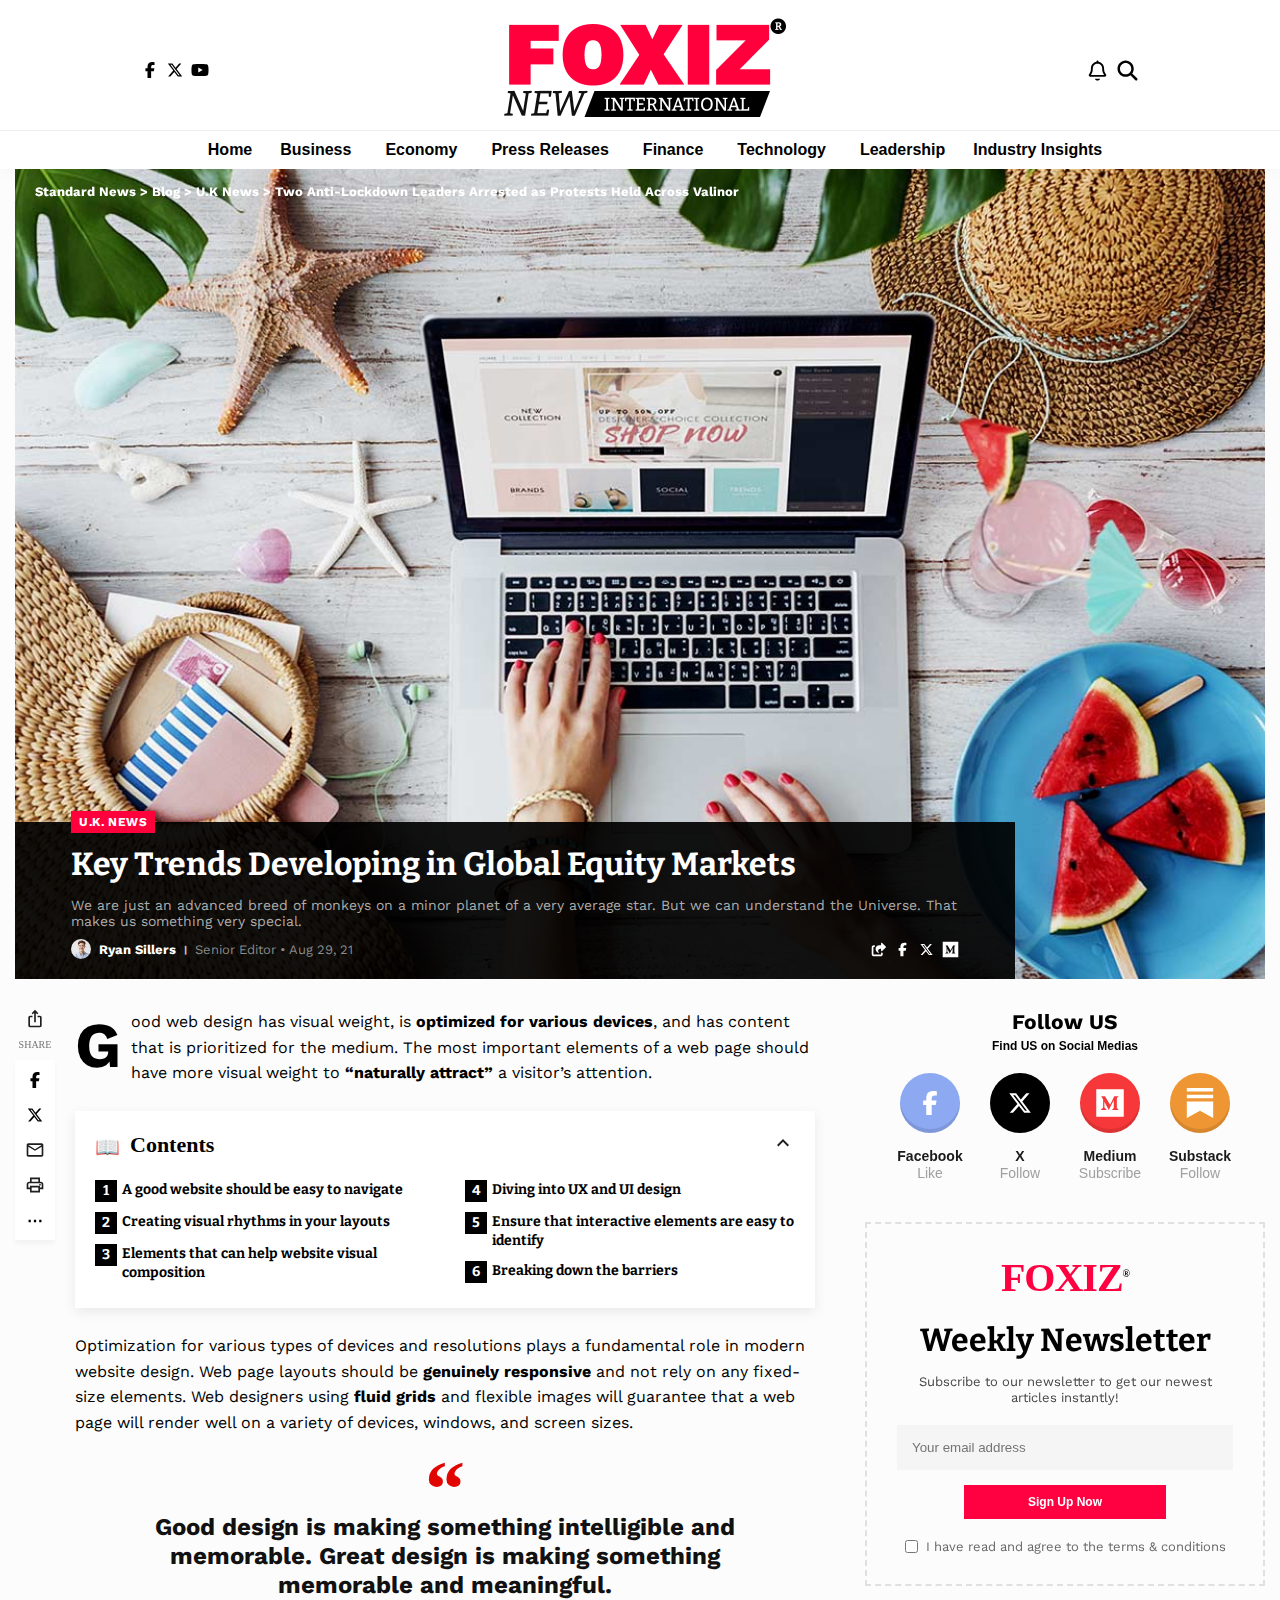
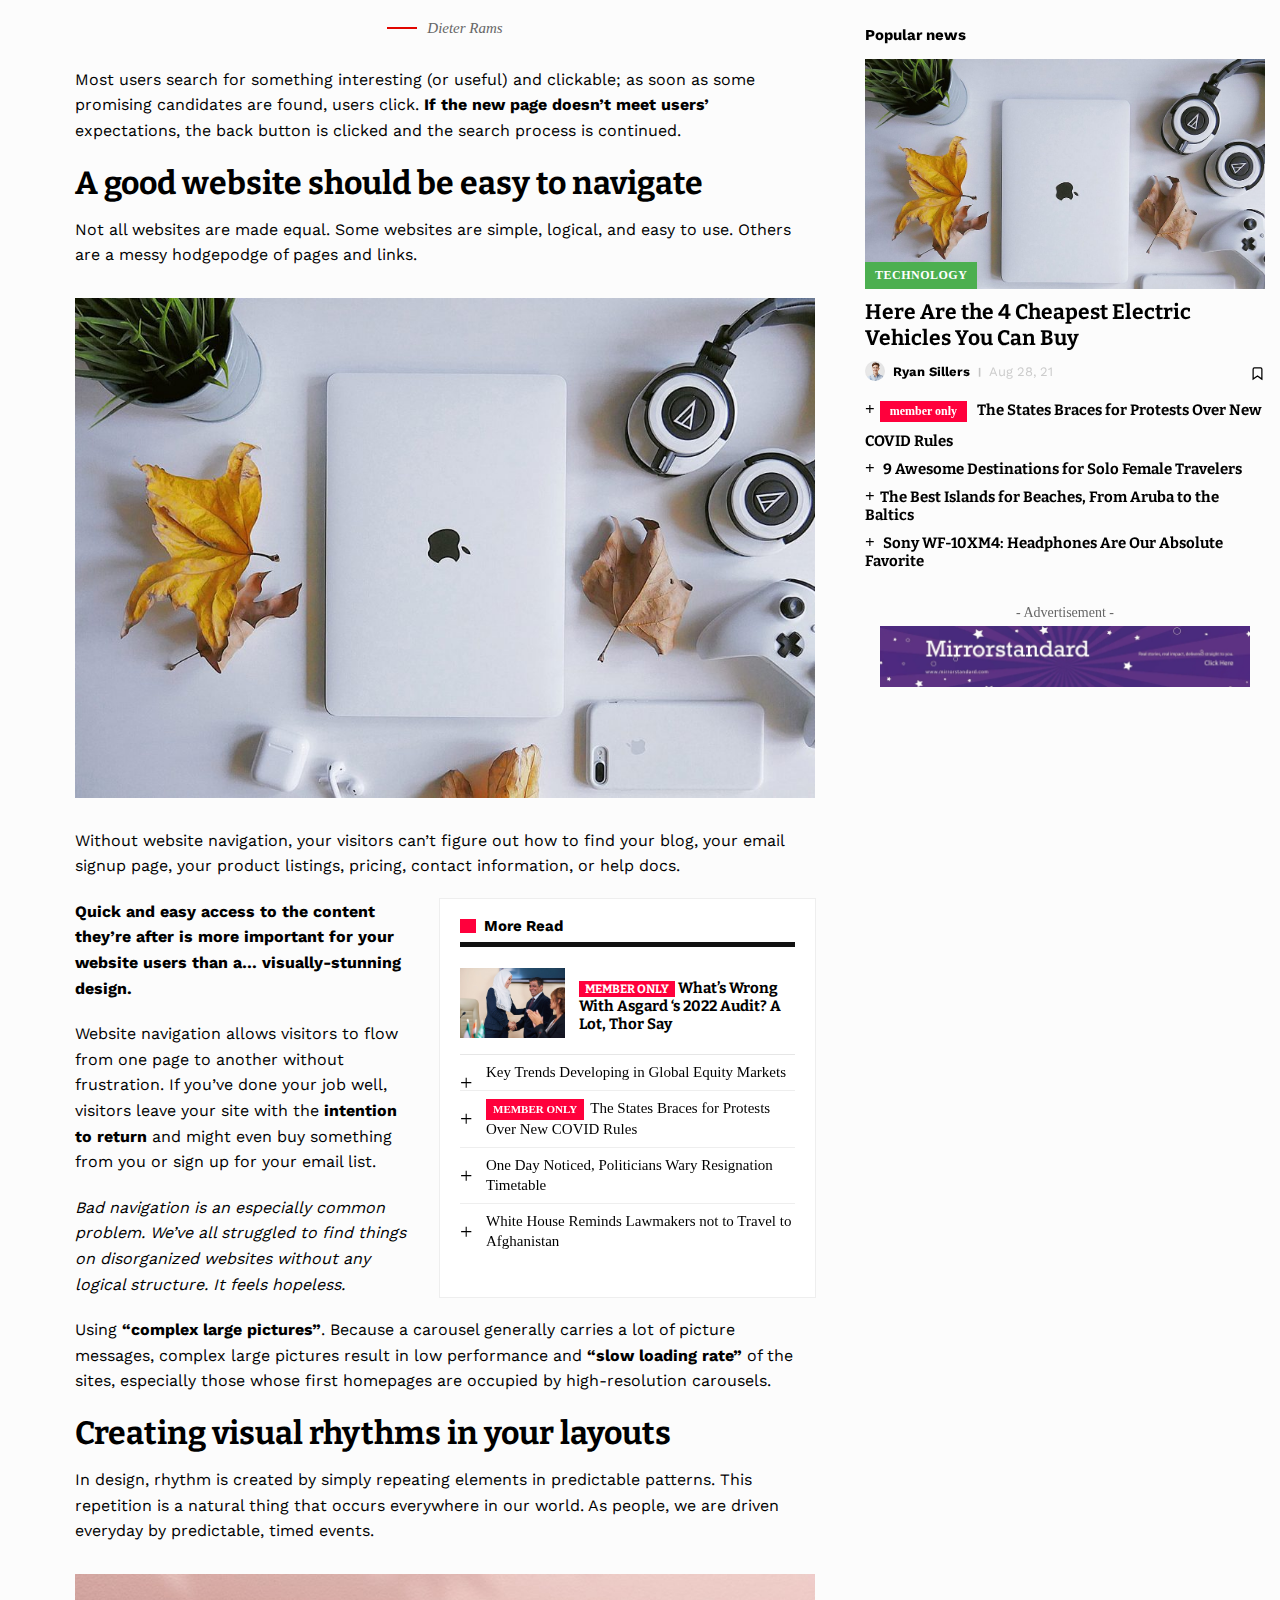
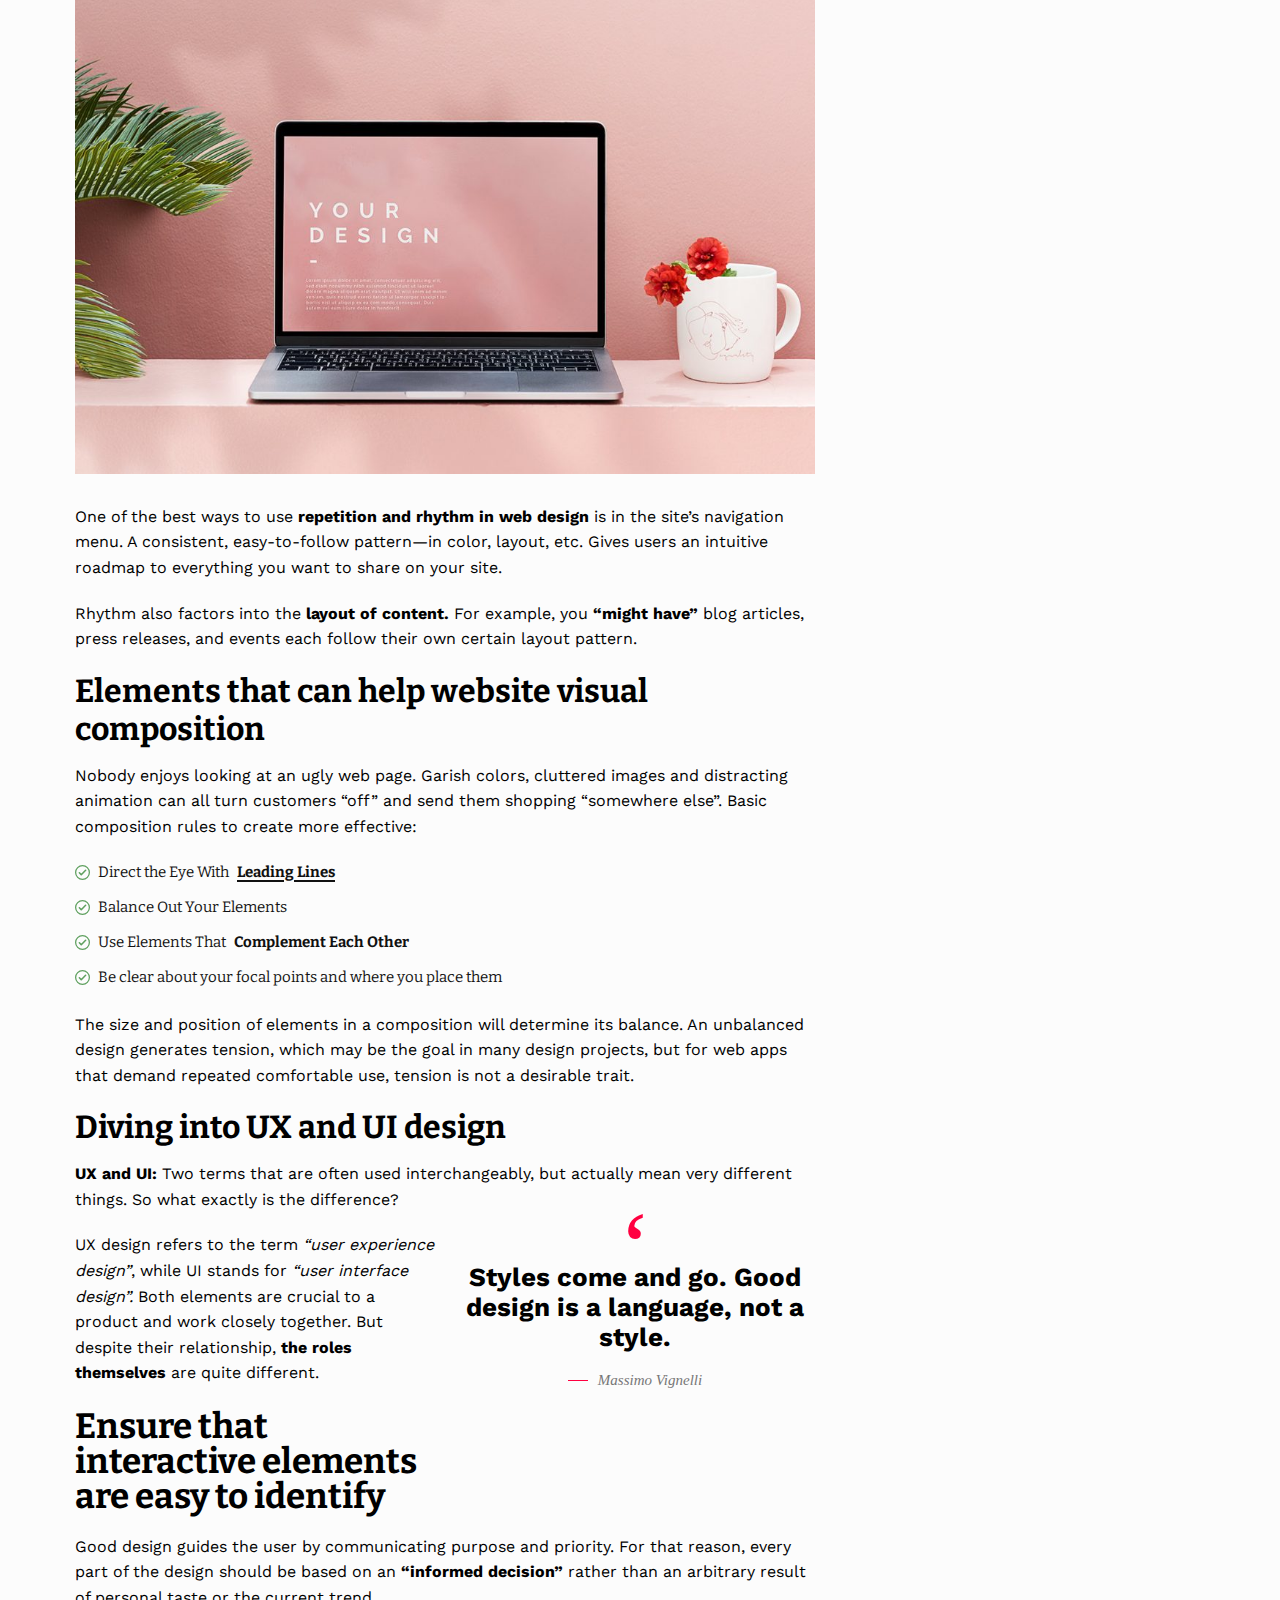
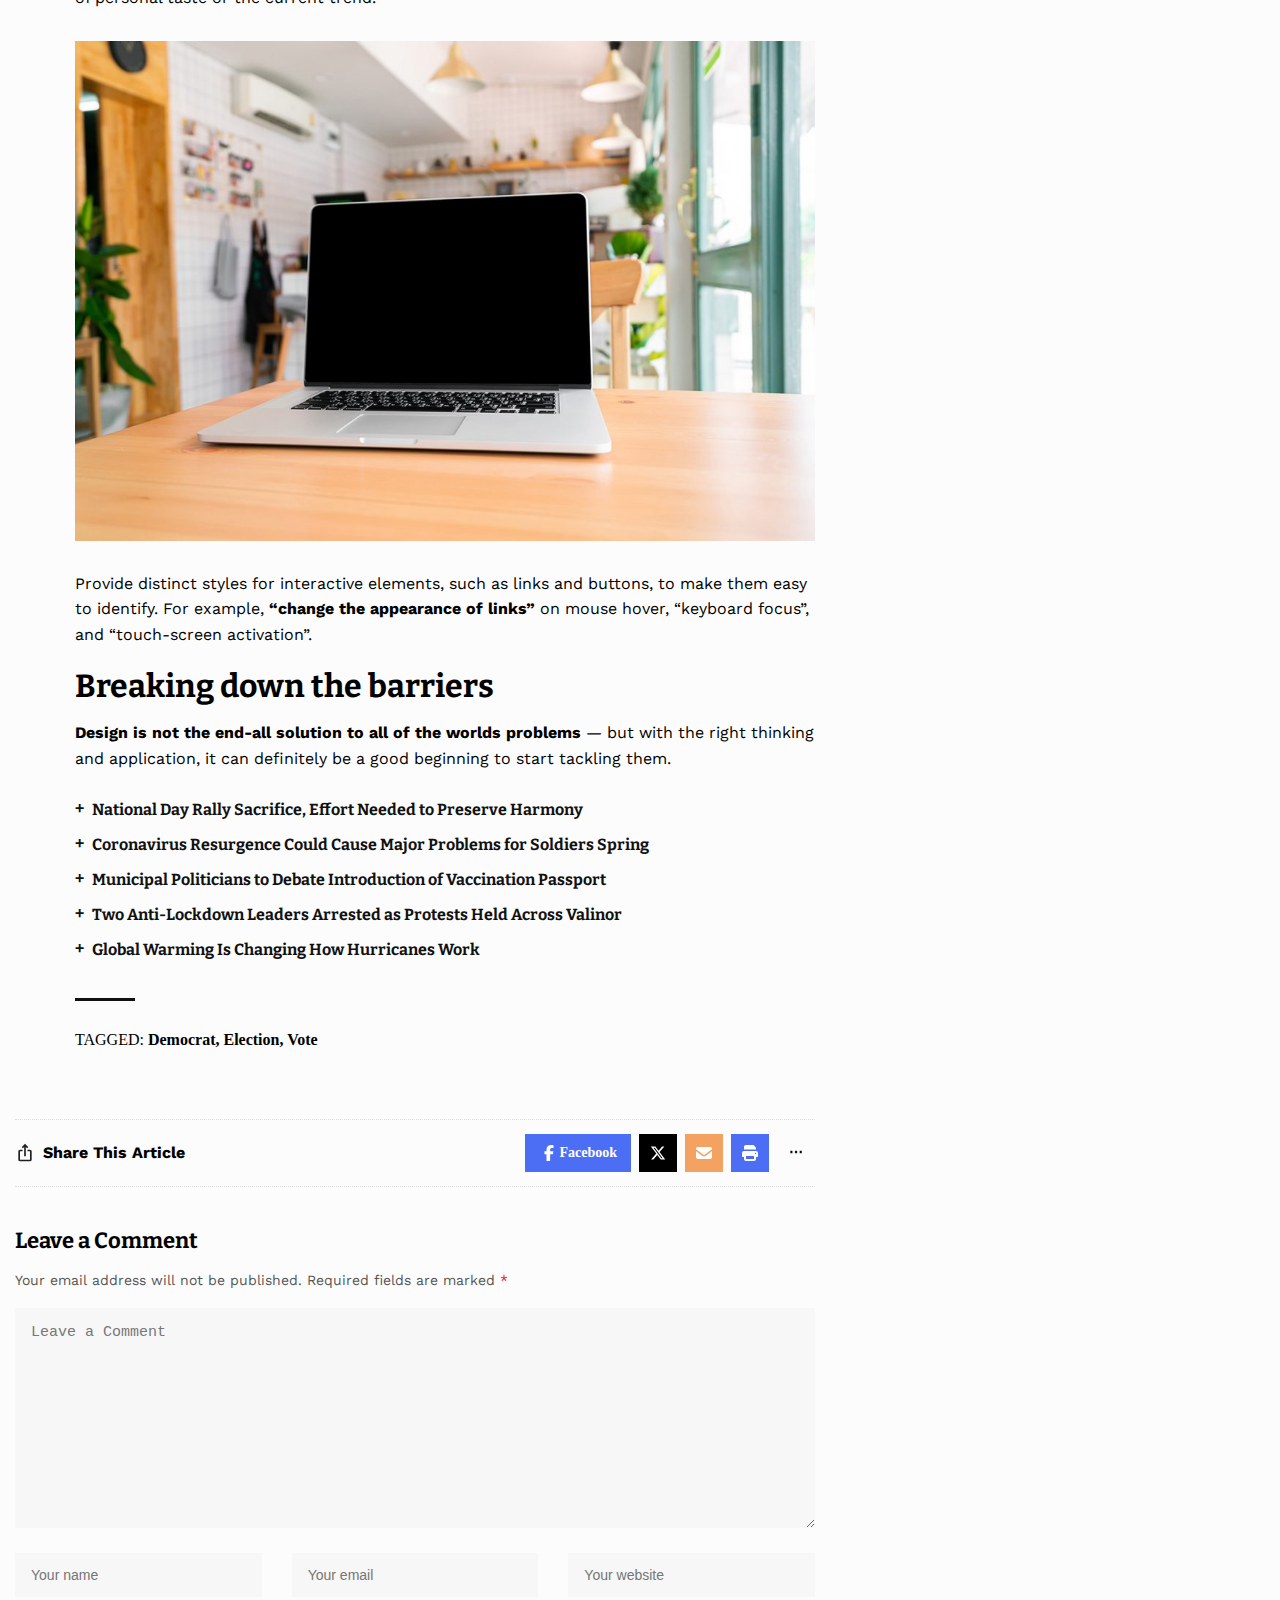
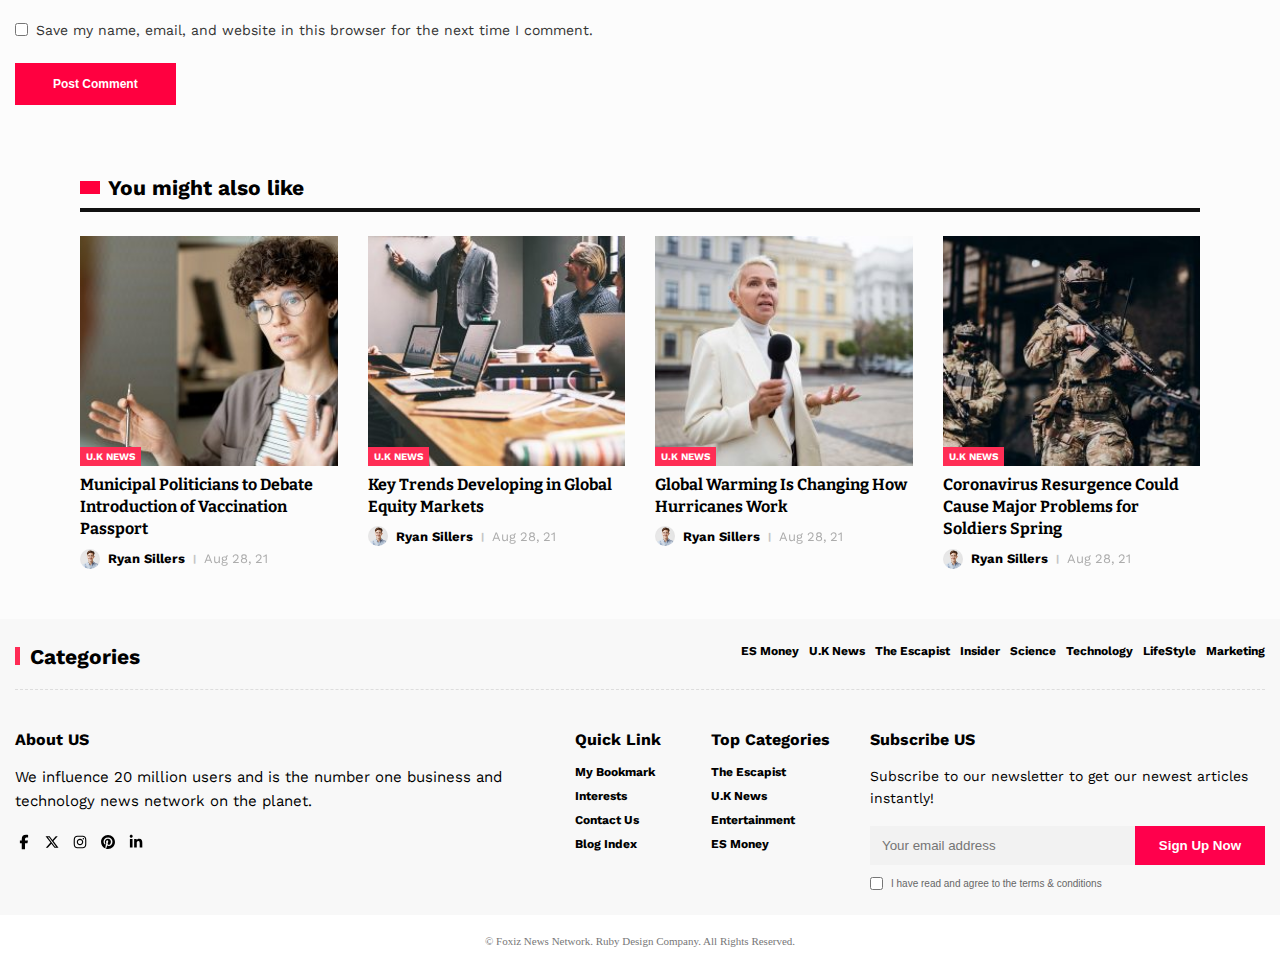
<file: detail.html>
<!doctype html>
<html lang="en">

<head>
  <meta charset="UTF-8" />
  <meta name="viewport" content="width=device-width, initial-scale=1.0" />
  <title>Detail Page</title>
  <link rel="stylesheet" href="detail.css" />
  <link rel="stylesheet" href="style.css" />
</head>

<body>

  <!-- header section -->
  <input type="checkbox" id="menu-toggle" />
  <header class="header">
    <!-- Left Icons -->
    <div class="header-left">
      <!-- <img class="header-icons" src="images/signin.svg" alt="search" /> -->
      <img class="header-icons" src="images/facebook.svg" alt="facebook" />
      <img class="header-icons" src="images/twitter.svg" alt="twitter" />
      <img class="header-icons" src="images/youtube.svg" alt="youtube" />
    </div>
    <label for="menu-toggle" class="mobile-menu">
      <span></span>
      <span></span>
      <span></span>
    </label>

    <!-- Center Logo -->
    <div class="header-center">
      <img src="images/retina-logo.png" alt="Foxiz Logo" />
    </div>

    <!-- Right Icons -->
    <div class="header-right">
      <img class="header-right-icons" src="images/bell.svg" alt="notificaton" />
      <img class="header-right-icons" src="images/search.svg" alt="search" />
    </div>
  </header>

  <!-- categories section -->
  <nav class="nav">
    <ul class="nav-list">
      <li>Home</li>
      <li>Business<i class="fa-solid fa-chevron-down"></i></li>
      <li>Economy<i class="fa-solid fa-chevron-down"></i></li>
      <li>Press Releases<i class="fa-solid fa-chevron-down"></i></li>
      <li>Finance<i class="fa-solid fa-chevron-down"></i></li>
      <li>Technology<i class="fa-solid fa-chevron-down"></i></li>
      <li class="join">Leadership</li>
      <li>Industry Insights</li>
    </ul>
  </nav>

  <!-- Mobile / Mega Menu -->
  <div class="mega-menu" id="megaMenu">

    <div class="menu-search">
      <label class="search-label">Search</label>
      <div class="search-box">
        <span class="search-icon"><img src="images/search.svg" alt="search" /></span>
        <input type="text" placeholder="Search Headlines, News..." />
        <span class="search-arrow">→</span>
      </div>
    </div>

    <div class="menu-section">
      <h4>Demos</h4>
      <div class="menu-grid">
        <div class="menu-list">
          <span>Home</span>
          <span>Home</span>
          <span>Home</span>
        </div>
        <div class="menu-list">
          <span>Home</span>
          <span>Home</span>
        </div>
      </div>
    </div>

    <div class="menu-section">
      <h4>Categories</h4>
      <div class="menu-grid">
        <div class="menu-list">
          <span>Technology</span>
          <span>Entertainment</span>
          <span>The Escapist</span>
          <span>Insider</span>
        </div>
        <div class="menu-list">
          <span>ES Money</span>
          <span>U.K News</span>
          <span>Science</span>
          <span>Health</span>
        </div>
      </div>
    </div>

    <div class="menu-section">
      <h4>Bookmarks</h4>
      <div class="menu-grid">
        <div><span>Customize Interests</span></div>
        <div><span>My Bookmarks</span></div>
      </div>
    </div>

    <div class="menu-section">
      <h4>More Foxiz</h4>
      <div class="menu-grid">
        <div><span>Blog Index</span></div>
        <div><span>Sitemap</span></div>
      </div>
    </div>

    <div class="auth-follow">
      <div class="auth-row">
        <span>Have an existing account?</span>
        <a href="#" class="signin-btn">Sign In</a>
      </div>

      <div class="follow-row">
        <span>Follow US</span>
        <div class="social-icons">
          <a href="#"><img class="item-icon" src="images/facebook.svg" alt="facebook" /></a>
          <a href="#"> <img class="item-icon" src="images/twitter.svg" alt="twitter" /></i></a>
          <!-- <a href="#">  <img class="item-icon" src="images/.svg" alt="search" /></i></a> -->
        </div>
      </div>
    </div>
  </div>

  <div class="main-detail">
    <div class="detail-section">
      <section class="hero">
        <p class="breadcrump">
          Standard News > Blog > U.K News > Two Anti-Lockdown Leaders Arrested
          as Protests Held Across Valinor
        </p>

        <div class="overlay"></div>

        <article class="content">
          <span class="tag">U.K. NEWS</span>

          <h1>Key Trends Developing in Global Equity Markets</h1>

          <p class="excerpt">
            We are just an advanced breed of monkeys on a minor planet of a
            very average star. But we can understand the Universe. That makes
            us something very special.
          </p>

          <div class="article-header">
            <!-- Left: Author -->
            <div class="author">
              <img src="images/ryan-sillers.jpg" alt="Ryan Sillers" />
              <span class="main-author-name">Ryan Sillers</span>
              <span class="separator">|</span>
              <span class="main-author-date">
                <span>Senior Editor</span>
                <span>•</span>
                <span> Aug 29, 21</span>
              </span>
            </div>

            <!-- Right: Share icons -->
            <div class="share-actions">

              <img src="/images/share.svg" alt="share" class="share-sec-icon" />

              <img src="/images/fb-white.svg" alt="facebook" class="share-sec-icon" />
              <img src="/images/X-white.svg" alt="twitter" class="share-sec-icon">
              <img src="/images/medium-white.svg" alt="medium" class="share-sec-icon" />
            </div>
          </div>

        </article>
      </section>
      <!-- second article section -->
      <section class="article-layout">
        <!-- LEFT: SOCIAL SHARE -->

        <!-- MIDDLE: CONTENT -->
        <main class="article-content">
          <div class="top-detail">
            <aside class="social-col">
              <img src="images/file-share.svg" alt="share" class="social-btn" />
              <span class="share-label">SHARE</span>
              <div class="share-list-icons">
                <img src="images/facebook.svg" alt="facebook" class="social-btn" />
                <img src="images/twitter.svg" alt="twitter" class="social-btn" />
                <img src="images/mail.svg" alt="mail" class="social-btn" />
                <img src="images/print.svg" alt="print" class="social-btn" />
                <a class="social-btn">⋯</a>
              </div>
            </aside>

            <div class="mid">
              <p class="dropcap-paragraph">
                <span class="dropcap">G</span>
                ood web design has visual weight, is
                <strong>optimized for various devices</strong>, and has content
                that is prioritized for the medium. The most important elements
                of a web page should have more visual weight to
                <strong>“naturally attract”</strong> a visitor’s attention.
              </p>

              <div class="contents-wrapper">
                <div class="contents-header">
                  <div class="title">
                    <span class="icon">📖</span>
                    <h2>Contents</h2>
                  </div>
                  <div class="toggle">
                    <img src="images/top-arrow.svg" alt="top-arrow" />
                  </div>
                </div>

                <div class="contents-grid">
                  <!-- Left column -->
                  <ul class="contents-list">
                    <li>
                      <span class="number">1</span>
                      <span class="text">A good website should be easy to navigate</span>
                    </li>
                    <li>
                      <span class="number">2</span>
                      <span class="text">Creating visual rhythms in your layouts</span>
                    </li>
                    <li>
                      <span class="number">3</span>
                      <span class="text">Elements that can help website visual composition</span>
                    </li>
                  </ul>

                  <!-- Right column -->
                  <ul class="contents-list">
                    <li>
                      <span class="number">4</span>
                      <span class="text">Diving into UX and UI design</span>
                    </li>
                    <li>
                      <span class="number">5</span>
                      <span class="text">Ensure that interactive elements are easy to
                        identify</span>
                    </li>
                    <li>
                      <span class="number">6</span>
                      <span class="text">Breaking down the barriers</span>
                    </li>
                  </ul>
                </div>
              </div>
              <p class="dropcap-paragraph">
                Optimization for various types of devices and resolutions plays
                a fundamental role in modern website design. Web page layouts
                should be <strong>genuinely responsive</strong> and not rely on
                any fixed-size elements. Web designers using
                <strong> fluid grids</strong> and flexible images will guarantee
                that a web page will render well on a variety of devices,
                windows, and screen sizes.
              </p>

              <section class="design-quote">
                <div class="quote-icon">“</div>

                <p class="quote-text">
                  Good design is making something intelligible and memorable.
                  Great design is making something memorable and meaningful.
                </p>

                <div class="quote-author">
                  <span class="author-line"></span>
                  <span class="author-name">Dieter Rams</span>
                </div>
              </section>
              <p class="dropcap-paragraph">
                Most users search for something interesting (or useful) and
                clickable; as soon as some promising candidates are found, users
                click.
                <strong> If the new page doesn’t meet users’</strong>
                expectations, the back button is clicked and the search process
                is continued.
              </p>

              <div class="sub-section">
                <h2 class="sub-h2">
                  A good website should be easy to navigate
                </h2>
                <p class="dropcap-paragraph">
                  Not all websites are made equal. Some websites are simple,
                  logical, and easy to use. Others are a messy hodgepodge of
                  pages and links.
                </p>
                <div class="detail-image-wrapper">
                  <img src="images/detail-section-02.jpg" alt="" class="" />
                </div>
                <p class="dropcap-paragraph">
                  Without website navigation, your visitors can’t figure out how
                  to find your blog, your email signup page, your product
                  listings, pricing, contact information, or help docs.
                </p>
                <div class="text-and-more-read">
                  <div class="text-section">
                    <p class="dropcap-paragraph">
                      <strong>
                        Quick and easy access to the content they’re after is
                        more important for your website users than a…
                        visually-stunning design.
                      </strong>
                    </p>
                    <p class="most-common-paragraph">
                      Website navigation allows visitors to flow from one page
                      to another without frustration. If you’ve done your job
                      well, visitors leave your site with the
                      <strong> intention to return</strong> and might even buy
                      something from you or sign up for your email list.
                    </p>
                    <p class="dropcap-paragraph">
                      <em>Bad navigation is an especially common problem. We’ve
                        all struggled to find things on disorganized websites
                        without any logical structure. It feels hopeless.</em>
                    </p>
                  </div>
                  <div class="more-read">
                    <h3 class="more-title">
                      <span class="title-dot"></span>
                      <span class="title-text">More Read</span>
                    </h3>

                    <div class="more-section">
                      <div class="more-top">
                        <img src="images/detail-section-05.jpg" alt="" class="more-image" />
                        <p>
                          <span>member only</span> What’s Wrong With Asgard ‘s
                          2022 Audit? A Lot, Thor Say
                        </p>
                      </div>
                      <p>Key Trends Developing in Global Equity Markets</p>
                      <p>
                        <span>member only</span>The States Braces for Protests
                        Over New COVID Rules
                      </p>
                      <p>
                        One Day Noticed, Politicians Wary Resignation Timetable
                      </p>
                      <p>
                        White House Reminds Lawmakers not to Travel to
                        Afghanistan
                      </p>
                    </div>
                  </div>
                </div>
                <p class="dropcap-paragraph">
                  Using <strong> “complex large pictures”</strong>. Because a
                  carousel generally carries a lot of picture messages, complex
                  large pictures result in low performance and
                  <strong>“slow loading rate”</strong> of the sites, especially
                  those whose first homepages are occupied by high-resolution
                  carousels.
                </p>
              </div>

              <div class="sub-section">
                <h2 class="sub-h2">Creating visual rhythms in your layouts</h2>
                <p class="dropcap-paragraph">
                  In design, rhythm is created by simply repeating elements in
                  predictable patterns. This repetition is a natural thing that
                  occurs everywhere in our world. As people, we are driven
                  everyday by predictable, timed events.
                </p>
                <div class="detail-image-wrapper">
                  <img src="images/detail-section-03.jpg" alt="" />
                </div>
                <p class="most-common-paragraph">
                  One of the best ways to use
                  <strong> repetition and rhythm in web design</strong> is in
                  the site’s navigation menu. A consistent, easy-to-follow
                  pattern—in color, layout, etc. Gives users an intuitive
                  roadmap to everything you want to share on your site.
                </p>
                <p class="dropcap-paragraph">
                  Rhythm also factors into the
                  <strong> layout of content.</strong> For example, you
                  <strong>“might have”</strong> blog articles, press releases,
                  and events each follow their own certain layout pattern.
                </p>
              </div>

              <div class="sub-section">
                <h2 class="sub-h2">
                  Elements that can help website visual composition
                </h2>
                <p class="dropcap-paragraph">
                  Nobody enjoys looking at an ugly web page. Garish colors,
                  cluttered images and distracting animation can all turn
                  customers “off” and send them shopping “somewhere else”. Basic
                  composition rules to create more effective:
                </p>

                <!-- points -->
                <div class="design-tips">
                  <ul class="tip-list">
                    <li>
                      <span class="tick-icon">
                        <!-- Green Tick SVG -->
                        <svg width="15" height="15" viewBox="0 0 24 24" fill="none">
                          <circle cx="12" cy="12" r="11" stroke="#5FA05F" stroke-width="2" fill="none" />
                          <path d="M7 12.5l3 3 7-7" stroke="#5FA05F" stroke-width="2.5" stroke-linecap="round"
                            stroke-linejoin="round" />
                        </svg>
                      </span>
                      Direct the Eye With <strong><u>Leading Lines</u></strong>
                    </li>

                    <li>
                      <span class="tick-icon">
                        <svg width="15" height="15" viewBox="0 0 24 24" fill="none">
                          <circle cx="12" cy="12" r="11" stroke="#5FA05F" stroke-width="2" />
                          <path d="M7 12.5l3 3 7-7" stroke="#5FA05F" stroke-width="2.5" stroke-linecap="round"
                            stroke-linejoin="round" />
                        </svg>
                      </span>
                      Balance Out Your Elements
                    </li>

                    <li>
                      <span class="tick-icon">
                        <svg width="15" height="15" viewBox="0 0 24 24" fill="none">
                          <circle cx="12" cy="12" r="11" stroke="#5FA05F" stroke-width="2" />
                          <path d="M7 12.5l3 3 7-7" stroke="#5FA05F" stroke-width="2.5" stroke-linecap="round"
                            stroke-linejoin="round" />
                        </svg>
                      </span>
                      Use Elements That <strong>Complement Each Other</strong>
                    </li>

                    <li>
                      <span class="tick-icon">
                        <svg width="15" height="15" viewBox="0 0 24 24" fill="none">
                          <circle cx="12" cy="12" r="11" stroke="#5FA05F" stroke-width="2" />
                          <path d="M7 12.5l3 3 7-7" stroke="#5FA05F" stroke-width="2.5" stroke-linecap="round"
                            stroke-linejoin="round" />
                        </svg>
                      </span>
                      Be clear about your focal points and
                      where you place them
                    </li>
                  </ul>
                </div>

                <p class="most-common-paragraph">
                  The size and position of elements in a composition will
                  determine its balance. An unbalanced design generates tension,
                  which may be the goal in many design projects, but for web
                  apps that demand repeated comfortable use, tension is not a
                  desirable trait.
                </p>
              </div>

              <div class="sub-section">
                <h2 class="sub-h2">Diving into UX and UI design</h2>
                <p class="dropcap-paragraph">
                  <strong> UX and UI:</strong> Two terms that are often used
                  interchangeably, but actually mean very different things. So
                  what exactly is the difference?
                </p>
                <div class="text-and-quote">
                  <p class="dropcap-text">
                    UX design refers to the term
                    <em>“user experience design”</em>, while UI stands for
                    <em> “user interface design”.</em> Both elements are crucial
                    to a product and work closely together. But despite their
                    relationship, <strong>the roles themselves</strong> are
                    quite different.
                  </p>

                  <div class="quote-section">
                    <span class="single-quote">‘</span>
                    <p class="quote-text">
                      Styles come and go. Good design is a language, not a
                      style.
                    </p>

                    <div class="quote-author">
                      <span class="author-line"></span>
                      <span class="author-name">Massimo Vignelli</span>
                    </div>
                  </div>
                </div>
              </div>

              <!-- scrolling funtionallity of sidebar  -->
              <div id="sidebar-stop"></div>

              <div class="sub-section">
                <p class="heading-text">
                  <span>Ensure that</span>
                  <span>interactive elements</span>
                  <span>are easy to identify</span>
                </p>

                <p class="most-common-paragraph">
                  Good design guides the user by communicating purpose and
                  priority. For that reason, every part of the design should be
                  based on an <strong>“informed decision”</strong> rather than
                  an arbitrary result of personal taste or the current trend.
                </p>
                <div class="detail-image-wrapper">
                  <img src="images/detail-section-04.jpg" alt="" />
                  <p>
                    Provide distinct styles for interactive elements, such as
                    links and buttons, to make them easy to identify. For
                    example, “change the appearance of links” on mouse hover,
                    “keyboard focus”, and “touch-screen activation”.
                  </p>
                </div>
                <p class="dropcap-paragraph">
                  Provide distinct styles for interactive elements, such as
                  links and buttons, to make them easy to identify. For
                  example,<strong> “change the appearance of links”</strong> on
                  mouse hover, “keyboard focus”, and “touch-screen activation”.
                </p>
              </div>

              <div class="sub-section">
                <h2 class="sub-h2">Breaking down the barriers</h2>
                <p class="dropcap-paragraph">
                  <strong>Design is not the end-all solution to all of the worlds
                    problems</strong>
                  — but with the right thinking and application, it can
                  definitely be a good beginning to start tackling them.
                </p>

                <div class="news-list">
                  <ul>
                    <li>
                      <span class="plus">+</span> National Day Rally Sacrifice,
                      Effort Needed to Preserve Harmony
                    </li>
                    <li>
                      <span class="plus">+</span> Coronavirus Resurgence Could
                      Cause Major Problems for Soldiers Spring
                    </li>
                    <li>
                      <span class="plus">+</span> Municipal Politicians to
                      Debate Introduction of Vaccination Passport
                    </li>
                    <li>
                      <span class="plus">+</span> Two Anti-Lockdown Leaders
                      Arrested as Protests Held Across Valinor
                    </li>
                    <li>
                      <span class="plus">+</span> Global Warming Is Changing How
                      Hurricanes Work
                    </li>
                  </ul>
                </div>
                <div class="section-underline"></div>
                <p class="detail-last-tag">
                  TAGGED: <strong> Democrat, Election, Vote</strong>
                </p>
              </div>
            </div>
          </div>

          <div class="bottom">
            <div class="share-article">
              <div class="share-left">
                <img src="images/file-share.svg" alt="file-share" class="social-btn" />
                <span class="share-text">Share This Article</span>
              </div>

              <div class="share-right">
                <a class="share-btn fb">
                  <img src="images/fb-white.svg" alt="fb" class="social-btn" />
                  <span>Facebook</span></a>
                <a class="share-btn x"><img src="images/X-white.svg" alt="twitter" class="social-btn" />
                </a>
                <a class="share-btn mail"><img src="images/gmail-white.svg" alt="mail" class="social-btn" /></a>
                <a class="share-btn print"><img src="images/print-white.svg" alt="printer" class="social-btn" /></a>
                <a class="share-btn more">⋯</a>
              </div>
            </div>

            <div class="comment-section">
              <h3 class="comment-title">
                <span class="comment-icon"><img src="images/leave-comment.svg" alt="leave-comment" class="d" />
                </span>
                Leave a Comment
              </h3>

              <p class="comment-note">
                Your email address will not be published. Required fields are
                marked
                <span class="required">*</span>
              </p>

              <form class="comment-form">
                <textarea class="comment-textarea" placeholder="Leave a Comment"></textarea>

                <div class="comment-fields">
                  <input type="text" placeholder="Your name" />
                  <input type="email" placeholder="Your email" />
                  <input type="text" placeholder="Your website" />
                </div>

                <label class="comment-save">
                  <input type="checkbox" />
                  Save my name, email, and website in this browser for the
                  next time I comment.
                </label>

                <button type="submit" class="comment-btn">
                  Post Comment
                </button>
              </form>
            </div>
          </div>
        </main>

        <!-- RIGHT: SIDEBAR -->
        <aside class="sidebar-col">
          <section class="social-follow">
            <h2>Follow US</h2>
            <p class="subtitle">Find US on Social Medias</p>

            <div class="social-grid">
              <div class="social-item">
                <div class="icon-circle facebook">
                  <img src="images/fb-white.svg" alt="fb" class="follow-btn" />
                </div>
                <h3>Facebook</h3>
                <span>Like</span>
              </div>
              <div class="social-item">
                <div class="icon-circle x-twitter">
                  <img src="images/X-white.svg" alt="twitter" class="follow-btn" />
                </div>
                <h3>X</h3>
                <span>Follow</span>
              </div>
              <div class="social-item">
                <div class="icon-circle medium">
                  <img src="images/medium-white.svg" alt="youtube" class="follow-btn" />
                </div>
                <h3>Medium</h3>
                <span>Subscribe</span>
              </div>
              <div class="social-item">
                <div class="icon-circle substack">
                  <img src="images/substack-white.svg" alt="telegram" class="follow-btn" />
                </div>
                <h3>Substack</h3>
                <span>Follow</span>
              </div>
            </div>
          </section>

          <section class="newsletter-card">
            <div class="foxiz-logo">FOXIZ<sup>®</sup></div>
            <h2>Weekly Newsletter</h2>
            <p class="subscribe-text">
              Subscribe to our newsletter to get our newest articles
              instantly!
            </p>

            <form>
              <input type="email" placeholder="Your email address" required />
              <button type="submit">Sign Up Now</button>

              <label class="terms">
                <input type="checkbox" required />
                <span>I have read and agree to the terms & conditions</span>
              </label>
            </form>
          </section>

          <section class="popular-news">
            <h3>Popular news</h3>
            <div class="popular-image-wrapper">
              <img src="images/detail-section-02.jpg" alt="" />
              <span class="badge-technology">Technology</span>
            </div>
            <p class="sub-title">
              Here Are the 4 Cheapest Electric Vehicles You Can Buy
            </p>
            <div class="author">
              <img src="images/ryan-sillers.jpg" alt="Ryan Sillers" />
              <span class="name">Ryan Sillers</span>
              <span class="separator">|</span>
              <span class="main-author-date">Aug 28, 21</span>
              <svg class="icon save" viewBox="0 0 24 24" fill="none" stroke="currentColor" stroke-width="2">
                <path d="M19 21l-7-5-7 5V5a2 2 0 0 1 2-2h10a2 2 0 0 1 2 2z" />
              </svg>
            </div>

            <div class="popular-row">
              <p class="popular-item">
                <span class="popular-plus">+</span><span class="member-only">member only</span><span
                  class="popular-list-item">The States Braces for Protests Over New COVID Rules</span>
              </p>
              <p class="popular-item">
                <span class="popular-plus">+</span><span class="popular-list-item">
                  9 Awesome Destinations for Solo Female Travelers</span>
              </p>
              <p class="popular-item">
                <span class="popular-plus">+</span><span class="popular-list-item">The Best Islands for Beaches, From
                  Aruba to the
                  Baltics</span>
              </p>
              <p class="popular-item">
                <span class="popular-plus">+</span><span class="popular-list-item">
                  Sony WF-10XM4: Headphones Are Our Absolute Favorite</span>
              </p>
            </div>
          </section>

          <section class="ad-detail-section">
            <span class="ad-title">- Advertisement -</span>
            <div class="ad-image-wrapper">
              <img src="images/mirrorstandard-ad.webp" alt="newsflashpro-ad" />
            </div>
          </section>
        </aside>
      </section>
    </div>

    <div class="border"></div>
    <div class="related-news">
      <div class="section-header">
        <span class="dot"></span>
        <h2>You might also like</h2>
      </div>
      <div class="news-grid">
        <article class="news-card">
          <div class="image-wrapper">
            <img src="images/uk-hero-section-03.jpg" alt="" />
            <span class="badge red">U.K NEWS</span>
          </div>
          <h4>
            Municipal Politicians to Debate Introduction of Vaccination Passport
          </h4>
          <div class="author">
            <img src="images/ryan-sillers.jpg" alt="Ryan Sillers" />
            <span class="name">Ryan Sillers</span>
            <span class="separator">|</span>
            <span class="date">Aug 28, 21</span>
          </div>
        </article>

        <article class="news-card">
          <div class="image-wrapper">
            <img src="images/uk-hero-section-04.jpg" alt="" />
            <span class="badge red">U.K NEWS</span>
          </div>
          <h4>Key Trends Developing in Global Equity Markets</h4>
          <div class="author">
            <img src="images/ryan-sillers.jpg" alt="Ryan Sillers" />
            <span class="name">Ryan Sillers</span>
            <span class="separator">|</span>
            <span class="date">Aug 28, 21</span>
          </div>
        </article>

        <article class="news-card">
          <div class="image-wrapper">
            <img src="images/uk-hero-section-05.jpg" alt="" />
            <span class="badge red">U.K NEWS</span>
          </div>
          <h4>Global Warming Is Changing How Hurricanes Work</h4>
          <div class="author">
            <img src="images/ryan-sillers.jpg" alt="Ryan Sillers" />
            <span class="name">Ryan Sillers</span>
            <span class="separator">|</span>
            <span class="date">Aug 28, 21</span>
          </div>
        </article>

        <article class="news-card">
          <div class="image-wrapper">
            <img src="images/uk-hero-section-06.jpg" alt="" />
            <span class="badge red">U.K NEWS</span>
          </div>
          <h4>
            Coronavirus Resurgence Could Cause Major Problems for Soldiers
            Spring
          </h4>
          <div class="author">
            <img src="images/ryan-sillers.jpg" alt="Ryan Sillers" />
            <span class="name">Ryan Sillers</span>
            <span class="separator">|</span>
            <span class="date">Aug 28, 21</span>
          </div>
        </article>
      </div>
    </div>
  </div>

  <!-- footer -->
  <footer>
    <!-- TOP HEADER -->
    <div class="footer">
      <div class="footer-sec">
        <div class="footer-header">
          <div class="footer-categories">
            <span class="dot"></span>
            <span class="footer-title">Categories</span>
          </div>

          <ul class="footer-categories-list">
            <li>ES Money</li>
            <li>U.K News</li>
            <li>The Escapist</li>
            <li>Insider</li>
            <li>Science</li>
            <li>Technology</li>
            <li>LifeStyle</li>
            <li>Marketing</li>
          </ul>
        </div>

        <div class="footer-divider"></div>

        <!-- CONTENT -->
        <div class="footer-content">
          <!-- LEFT -->
          <div class="footer-left">
            <h4>About US</h4>
            <p>
              We influence 20 million users and is the number one business and
              technology news network on the planet.
            </p>

            <div class="footer-icons">
              <img class="item-icon" src="images/facebook.svg" alt="search" />
              <img class="item-icon" src="images/twitter.svg" alt="search" />
              <img class="item-icon" src="images/instagram.svg" alt="search" />
              <img class="item-icon" src="images/pinterest.svg" alt="search" />
              <img class="item-icon" src="images/linkedin.svg" alt="search" />
            </div>
          </div>

          <div class="footer-mid-section">
            <!-- MID LEFT -->
            <div class="footer-mid-left">
              <h4>Quick Link</h4>
              <ul>
                <li>My Bookmark</li>
                <li>Interests</li>
                <li>Contact Us</li>
                <li>Blog Index</li>
              </ul>
            </div>

            <!-- MID RIGHT -->
            <div class="footer-mid-right">
              <h4>Top Categories</h4>
              <ul>
                <li>The Escapist</li>
                <li>U.K News</li>
                <li>Entertainment</li>
                <li>ES Money</li>
              </ul>
            </div>
          </div>

          <!-- RIGHT -->
          <div class="footer-right">
            <h4>Subscribe US</h4>
            <p>
              Subscribe to our newsletter to get our newest articles instantly!
            </p>

            <div class="subscribe-box">
              <input type="email" placeholder="Your email address" />
              <button>Sign Up Now</button>
            </div>

            <label class="terms">
              <input type="checkbox" />
              <span>I have read and agree to the terms & conditions</span>
            </label>
          </div>
        </div>
      </div>
    </div>
    <!-- BOTTOM -->
    <div class="footer-bottom">
      © Foxiz News Network. Ruby Design Company. All Rights Reserved.
    </div>
  </footer>
</body>

</html>
</file>
<file: style.css>
* {
  margin: 0;
  padding: 0;
  box-sizing: border-box;
}

@font-face {
  font-family: "Merriweather";
  src: url("fonts/Merriweather48pt-Bold.woff2") format("woff2");
  font-style: normal;
  font-display: swap;
}

@font-face {
  font-family: "Merriweather";
  src: url("fonts/Merriweather96pt-Regular.woff2") format("woff2");
  font-style: normal;
  font-display: swap;
}

@font-face {
  font-family: "Bitter";
  src: url("fonts/Bitter-Bold.woff2") format("woff2");
  font-weight: 700;
  font-style: normal;
  font-display: swap;
}

@font-face {
  font-family: "Bitter";
  src: url("fonts/Bitter-Regular.woff2") format("woff2");
  font-weight: 400;
  font-style: normal;
  font-display: swap;
}

@font-face {
  font-family: "WorkSans";
  src: url("fonts/WorkSans-Bold.woff2") format("woff2");
  font-weight: 700;
  font-style: normal;
  font-display: swap;
}

@font-face {
  font-family: "WorkSans";
  src: url("fonts/WorkSans-Regular.woff2") format("woff2");
  font-weight: 400;
  font-style: normal;
  font-display: swap;
}

.main {
  background-color: #f8f8f8a7;
}
/* header section  */
.header {
  height: 60px;
  padding: 70px 140px 60px 140px;
  display: flex;
  align-items: center;
  justify-content: space-between;
  border-bottom: 1px solid #eee;
}

/* Left Icons */
.header-left,
.header-right {
  display: flex;
  align-items: center;
  gap: 5px;
}

/* Center Logo */
.header-center {
  position: absolute;
  left: 50%;
  transform: translateX(-50%);
}

.header-center img {
  height: 100px;
}

.header-icons {
  width: auto;
  height: 20px;
  object-fit: contain;
}

.header-right-icons {
  width: auto;
  height: 25px;
  object-fit: contain;
}

.header-icons:hover {
  opacity: 0.7;
  cursor: pointer;
}

/* Theme Toggle */
.theme-toggle {
  width: 36px;
  height: 20px;
  border-radius: 20px;
  display: flex;
  align-items: center;
  justify-content: center;
}

/* Responsive */
@media (max-width: 768px) {
  .header {
    padding: 0 16px;
  }

  .header-left i:not(:first-child) {
    display: none;
  }

  .header-center img {
    height: 36px;
  }
}

.nav {
  width: 100% ;
  box-shadow: 0 4px 8px rgba(162, 147, 147, 0.08);
}

.nav-list {
  display: flex;
  justify-content: center;
  align-items: center;
  gap: 28px;
  list-style: none;
  padding: 10px 0;
  font-family:
    -apple-system, BlinkMacSystemFont, "Segoe UI", Roboto, "Helvetica Neue",
    Arial, sans-serif;
    margin-left: 30px;
}

.nav-list li {
  position: relative;
  font-size: 16px;
  font-weight: 900;
  color: #000;
  cursor: pointer;
  display: flex;
  align-items: center;
  gap: 6px;
}

/* Active underline (Home) */
.nav-list li.active::after {
  content: "";
  position: absolute;
  left: 0;
  bottom: -8px;
  width: 100%;
  height: 3px;
  background: #ff0033;
}

/* Dropdown arrow */
.nav-list i.fa-chevron-down {
  font-size: 11px;
}

/* Join Us */
.join {
  font-weight: 700;
}

.join i {
  color: #000;
}

/* Hover effect */
.nav-list li {
  text-decoration: none;
}

.nav-list li:hover {
  text-decoration-line: underline;
  text-decoration-color: #ff0033;
  text-decoration-thickness: 3px;
  text-underline-offset: 6px;
}

@media (max-width: 900px) {
  .nav {
    width: 100%;
    overflow-x: auto;
  }

  .nav-list {
    justify-content: flex-start;
    flex-wrap: nowrap;
    gap: 18px;
    margin-left: -50px; 
    width: max-content;
  }

  /* hide scrollbar */
  .nav::-webkit-scrollbar {
    display: none;
  }

  .nav {
    -ms-overflow-style: none;
    scrollbar-width: none;
  }
  .nav {
    /* position: sticky; */
    top: 60px; /* header height */
    z-index: 999;
    background: #fff;
  }
}


/* LAYOUT */
.page {
  display: flex;
  gap: 30px;
  padding: 25px 55px;
}

.page > :nth-child(1) {
  width: 220px;
}

.page > :nth-child(2) {
  flex: 2;
}

.page > :nth-child(3) {
  flex: 1;
}

.page > :nth-child(4) {
  width: 250px;
}

/* hero-section-01 */

/* SIDEBAR */
.sidebar.left {
  display: flex;
  flex-direction: column;
  gap: 15px;
}

/* TRENDING TITLE */
.section-title-trending {
  display: flex;
  align-items: center;
  gap: 4px;
  font-size: 16px;
  font-family: "WorkSans", Arial, sans-serif;
  font-weight: 800;
  color: #ff003c;
}

.section-title-trending .trend-icon {
  width: 18px;
  height: 24px;
}

/* LIST ITEM */

.list-item h4 {
  font-size: 15px;
  font-family: "Bitter", Georgia, serif;
  line-height: 1.45;
  margin-bottom: 8px;
}

.list-title {
  font-size: 15px;
  font-family: "Bitter", serif;
  line-height: 1.35;
  font-weight: 700;
  margin-bottom: 8px;
}

/* META ROW */
.meta {
  display: flex;
  align-items: center; 
  gap: 6px; 
  font-size: 13px;
  font-family: "WorkSans", Arial, sans-serif;
  color: #777;
  margin-top: 4px;
}

/* ICONS */
.meta .icon {
  width: 14px;
  height: 14px;
  color: black;
  flex-shrink: 0;
  display: inline-flex;
  align-items: center;
  justify-content: center;
}

/* SAVE ICON RIGHT */
.meta .save {
  width: 18px;
  height: 18px;
  margin-left: auto; 
  opacity: 0.8;
  cursor: pointer;
}

/* CATEGORY */
.meta .category {
  font-weight: 600;
  font-size: 13px;
}

.meta .separator{
  font-size: 8px;
}
/* DATE + SEPARATOR */
.meta .date {
  color: #666666;
  font-size: 13px;
  font-family: 'WorkSans';
  font-weight: 100;
  
}

/* CATEGORY COLORS */
.category.tech {
  color: #66bb71;
}

.category.uk {
  color: #e60023;
}
.category.health{
  color: #28c76f;
}

.category.entertainment {
  color: #0099ff;
}

/* META COLORS */

.category.escape {
  color: #8a2be2;
}
.category.health {
  color: #2e8b57;
}


/* hero-section-02 */
/* MAIN FEATURE */
.main {
  position: relative;
}

.feature-card {
  position: relative;
  background:
    linear-gradient(
      rgba(255, 255, 255, 0.05),
     rgba(0, 0, 0, 0.85) 
    ),
    url("images/entertainment-hero-section.jpg") center/cover;
  min-height: 560px;
  color: white;
  padding: 25px;
  display: flex;
  flex-direction: column;
  justify-content: flex-end;
  overflow: hidden;
}

.feature-card h1 {
  font-family: "Bitter", Georgia, serif;
  font-size: 32px;
  line-height: 1.1;
  margin: 5px 0;
}

.feature-card p {
  font-family: "WorkSans", Arial, sans-serif;
  font-size: 14px;
  color: #DDDD;
  opacity: 0.9;
  padding-bottom: 10px;
}
.feature-card .date {
  font-weight: 200;
}

/* hero-section-03 */
/* CARD */
.card {
  position: relative;
  margin-bottom: 24px; 
}

/* IMAGE WRAPPER */
.image-category {
  position: relative;
  width: 100%;
  height: 180px; 
  overflow: hidden;
  margin-bottom: 10px;
}

/* IMAGE */
.image-category img {
  width: 100%;
  height: 100%;
  object-fit: cover; 
  display: block;
}

/* BADGE ON IMAGE */
.image-category .badge {
  position: absolute;
  bottom: 0px;
  left: 0px;
  margin: 0;
}

/* TITLE */
.card .list-title {
  font-size: 16px;
  font-family: "Bitter", serif;
  line-height: 1.35;
  font-weight: 700;
  margin-top: 10px;
}

/* hero-section-04 */
.section-title {
  position: relative;
  overflow: hidden;
}

.section-title h3 {
  position: relative;
  font-size: 14px;
  font-weight: 800;
  letter-spacing: 0.2px;
  color: #000;
  margin: 0;
  z-index: 2;
  margin-top: 20px;
    font-family: "WorkSans", Arial, sans-serif;
}

/* Big faded background text */
.section-title .bg-text {
  position: absolute;
  top: 50%;
  left: 0;
  transform: translateY(-50%);
  font-size: 32px;
  font-weight: 800;
  color: #d6d4d4;
  z-index: 1;
  pointer-events: none;
  white-space: nowrap;
    font-family: "WorkSans", Arial, sans-serif;
}

.list-section {
  display: flex;
  flex-direction: column;
  gap: 5px;
  background: #fff;
  padding: 20px;
  box-shadow:
    0 0 6px rgba(0, 0, 0, 0.08),
    0 4px 15px rgba(0, 0, 0, 0.09);
}

.list-section-item h4 {
  font-size: 14px;
  font-family: "Bitter", serif;
}
.list-section-item .list-title {
  font-size: 14px;
  font-family: "Bitter", serif;
}

/* RESPONSIVE */
@media (max-width: 1024px) {
  .page {
    grid-template-columns: 1fr;
  }

  .feature-card {
    min-height: 420px;
  }
}

/* Add spacing between articles */
.list-section-item {
  padding: 12px 0; /* vertical spacing */
}

/* Make meta items horizontal */
.list-section-item .meta {
  display: flex;
  align-items: center;
  gap: 8px;
  font-size: 12px;
  color: #666;
}

@media (max-width: 600px) {
  .feature-card h1 {
    font-size: 26px;
  }

  .page {
    padding: 15px;
  }
}

/* features sub title */

.centered-image-container {
  display: flex;
  justify-content: center;
  align-items: center;
  text-align: center;
}

/* u.k news section */
.news-section {
  margin: auto;
  width: 1250px;
}

/* Section Header */
.section-header {
  display: flex;
  align-items: center;
  gap: 8px;
  border-bottom: 4px solid #111;
  padding-bottom: 8px;
  margin-bottom: 24px;
}

.section-header .dot {
  width: 20px;
  height: 13px;
  background: #ff003c;
}

.section-header h2 {
  font-family: "WorkSans", Arial, sans-serif;
  font-size: 21px;
  font-weight: 700;
}

.featured-grid {
  display: flex;
  gap: 30px;
  margin-bottom: 32px;
}

.featured-card {
  position: relative;
  height: 480px;
  overflow: hidden;
  flex: 1;
}

/* Image */
.featured-card img {
  width: 100%;
  height: 100%;
  object-fit: cover;
}

/* Overlay */
.featured-card .overlay {
  position: absolute;
  inset: 0;
  background: linear-gradient(to top, rgba(0, 0, 0, 0.85), transparent);
  color: #fff;
  padding: 20px;
  display: flex;
  flex-direction: column;
  justify-content: flex-end;
}



.featured-card h3 {
  font-family: "Bitter", Georgia, serif;
  font-size: 32px;
  line-height: 1.1;
  margin: 5px 0;
}

.featured-card p {
  font-family: "WorkSans", Arial, sans-serif;
  font-size: 14px;
  color: #DDDD;
  opacity: 0.9;
  padding-bottom: 10px;
}

.meta {
  font-size: 12px;
  display: flex;
  gap: 12px;
  opacity: 0.85;
}

/* Bottom Grid */
.news-grid {
  display: grid;
  grid-template-columns: repeat(4, 1fr);
  gap: 30px;
}

.image-wrapper {
  position: relative;
  width: 100%;
  height: 230px;
  overflow: hidden;
}

.image-wrapper img {
  width: 100%;
  height: 100%;
  object-fit: cover;
  display: block;
}

/* BADGE ON IMAGE */
.image-wrapper .badge {
  position: absolute;
  bottom: 0px;
  left: 0px;
  margin: 0;
  font-family: "WorkSans", Arial, sans-serif;
}

.news-card h4 {
  font-size: 16px;
  font-weight: 700;
  line-height: 1.4;
  margin: 8px 0;
  font-family: "Bitter", Georgia, serif;
}

/* .news-card .meta {
  font-size: 11px;
  color: #666;
} */


/* Responsive */
@media (max-width: 1024px) {
  .featured-grid {
    grid-template-columns: 1fr;
  }

  .news-grid {
    grid-template-columns: repeat(2, 1fr);
  }
}

@media (max-width: 600px) {
  .news-grid {
    grid-template-columns: 1fr;
  }

  .featured-card h3 {
  font-size: 22px;
}
}

/* e.s money */
.money-section {
  margin: auto;
  width: 1250px;
}

/* Header */
.section-header.money {
  display: flex;
  align-items: center;
  gap: 8px;
  border-bottom: 4px solid #111;
  padding-bottom: 8px;
  margin-bottom: 24px;
}

.section-header.money .square {
  width: 20px;
  height: 13px;
  background: #2f5cff;
}

.section-header.money h2 {
  font-family: "WorkSans", Arial, sans-serif;
  font-size: 21px;
  font-weight: 700;
}

/* Top Layout */
.money-top {
  display: grid;
  grid-template-columns: 2fr 1fr 1fr;
  gap: 30px;
  margin-bottom: 32px;
}

/* Featured */
.money-featured {
  position: relative;
  height: 420px;
  overflow: hidden;
}

.money-image-wrapper {
  width: 100%;
  height: 280px;
  overflow: hidden;
  position: relative;
}

/* BADGE ON IMAGE */
.money-image-wrapper .badge {
  position: absolute;
  bottom: 0px;
  left: 0px;
  margin: 0;
  font-family: "WorkSans", Arial, sans-serif;
}

.money-image-wrapper img {
  width: 100%;
  height: 100%;
  object-fit: cover;
  display: block;
}

.money-featured .overlay {
  position: absolute;
  inset: 0;
  background: linear-gradient(to top, rgba(0, 0, 0, 0.9), transparent);
  color: #fff;
  padding: 24px;
  display: flex;
  flex-direction: column;
  justify-content: flex-end;
}

.money-featured h3 {
  font-family: "Bitter", Georgia, serif;
  font-size: 32px;
  line-height: 1.1;
  margin: 5px 0;
}



.money-featured p {
   font-family: "WorkSans", Arial, sans-serif;
  font-size: 14px;
  color: #DDDD;
  opacity: 0.9;
  padding-bottom: 10px;
}

.money-text{
  padding-top: 10px;
  padding-bottom: 5px
}
.money-card h4 {
  font-size: 20px;
  line-height: 1.4;
  font-family: "Bitter", serif;
  font-weight: 700;
  padding-top: 10px;
  padding-bottom: 10px;
}
.money-title {
  font-size: 20px;
  line-height: 1.4;
  font-family: "Bitter", serif;
  font-weight: 700;
}

/* Bottom Grid */
.money-bottom {
  display: grid;
  grid-template-columns: repeat(3, 1fr);
  gap: 24px;
  border-top: 1px solid #ddd;
  padding-top: 20px;
}

.text-card h4 {
  font-size: 21px;
  margin: 4px 0;
  font-family: "Bitter", serif;
}

.text-card p {
  font-size: 14px;
  color: #555;
  margin-bottom: 12px;
  font-family: "WorkSans", Arial, sans-serif;
}

/* Meta */
.meta {
  font-size: 11px;
  color: #777;
  display: flex;
  gap: 10px;
}

/* Responsive */
@media (max-width: 1024px) {
  .money-top {
    grid-template-columns: 1fr;
  }

  .money-bottom {
    grid-template-columns: 1fr;
  }
}

/* ================= POPULAR SECTION ================= */

.popular-section {
  position: relative;
  padding: 80px 40px 40px;
  background: radial-gradient(circle at top, #2a2a2a 0%, #000 60%);
  color: #fff;
  overflow: hidden;
  margin: 40px 0px;
}

/* Background big text */
.popular-section .bg-title {
  position: absolute;
  top: 20px;
  /* left: 50%; */
  font-size: 50px;
  font-weight: 900;
  letter-spacing: -2px;
  color: rgba(255, 255, 255, 0.04);
  pointer-events: none;
  white-space: nowrap;
    font-family: "WorkSans", Arial, sans-serif;
}

/* Heading */
.popular-section-h2 {
  text-align: center;
  font-size: 22px;
  font-weight: 700;
  margin-bottom: 20px;
  margin-top: -22px;
  position: relative;
  z-index: 1;
    font-family: "WorkSans", Arial, sans-serif;
}

/* ================= CARDS WRAPPER ================= */

.popular-wrapper {
  display: flex;
  gap: 10px;
  justify-content: center;
}

/* ================= CARD ================= */

.popular-card {
  position: relative;
  width: 300px;
  height: 380px;
  overflow: hidden;
  background: #000;
}

.popular-card img {
  width: 100%;
  height: 100%;
  object-fit: cover;
  display: block;
}

/* ================= OVERLAY ================= */

.popular-card .overlay {
  position: absolute;
  inset: 0;
  padding: 16px;
  display: flex;
  flex-direction: column;
  justify-content: flex-end;
  background: linear-gradient(
    to top,
    rgba(0, 0, 0, 0.85) 35%,
    rgba(0, 0, 0, 0.3) 60%,
    rgba(0, 0, 0, 0) 100%
  );
}

/* ================= BADGES ================= */


/* Badges */
.badge {
  display: inline-block;
  font-size: 10px;
  font-weight: 700;
  padding: 4px 6px;
  margin-bottom: 6px;
    width: fit-content;
  color: #fff;
   font-family: "WorkSans", Arial, sans-serif;
}

.badge.green {
  background: #28c76f;
}

.badge.purple {
  background: #7367f0;
}
.badge.red {
  background: #ff2d55;
}
.badge.blue {
  background: #0090ff;
}
.badge.entertainment {
  background: #46a6c3;
}
.badge.teal {
  background: #20c997;
}
/* ================= TITLE ================= */

.popular-card h4 {
  font-size: 21px;
  font-weight: 700;
  line-height: 1.2;
  margin: 8px 0 12px;
    font-family: "Bitter", Georgia, serif;
}

/* ================= META ================= */

.meta {
  display: flex;
  align-items: center;
  gap: 10px;
  font-size: 12px;
  color: #d1d1d1;
}

.meta span {
  display: inline-flex;
  align-items: center;
}

/* Sponsored */
.meta.sponsored {
  font-size: 12px;
  opacity: 0.9;
}

/* ================= SLIDER DOTS ================= */

.slider-dots {
  margin-top: 40px;
  display: flex;
  justify-content: center;
  gap: 10px;
}

.slider-dots span {
  width: 8px;
  height: 8px;
  background: #666;
  border-radius: 50%;
  cursor: pointer;
}

.slider-dots span.active {
  background: #fff;
}

/* ================= RESPONSIVE ================= */

@media (max-width: 1100px) {
  .popular-wrapper {
    flex-wrap: wrap;
  }
}

@media (max-width: 768px) {
  .popular-section {
    padding: 60px 20px;
  }

  .popular-card {
    width: 100%;
    max-width: 340px;
  }
  /* 
    .popular-section .bg-title {
      font-size: 2px;
    } */

    .money-featured h3 {
  font-family: "Bitter", Georgia, serif;
  font-size: 25px;
  line-height: 1.1;
  margin: 5px 0;
}

.latest-featured h3 {
  font-family: "Bitter", Georgia, serif;
  font-size: 22px;
  line-height: 1.1;
  margin: 5px 0;
}

/* Background big text */
.popular-section .bg-title {
  top: 10px;
  /* left: 50%; */
  font-size: 40px;
}
}

/* socials */
.socials {
  position: relative;
  text-align: center;
  padding: 60px 20px 0px;
  margin: 20px auto;
}

.socials h3 {
  font-size: 18px;
  font-weight: 700;
  margin-bottom: 20px;
  position: relative;
  z-index: 2;
    font-family: "WorkSans", Arial, sans-serif;
}

/* Background faded text */
.socials .bg-text {
  position: absolute;
  top: 10px;
  left: 50%;
  transform: translateX(-50%);
  font-size: 60px;
  font-weight: 800;
  color: #e5e5e5;
  z-index: 1;
  pointer-events: none;
    font-family: "WorkSans", Arial, sans-serif;
}

/* Icons wrapper */
.social-icons {
  display: flex;
  justify-content: center;
  gap: 28px;
  flex-wrap: wrap;
  z-index: 2;
  position: relative;
}

.social-item {
  width: 90px;
  text-align: center;
}

.social-item i {
  width: 54px;
  height: 54px;
  border-radius: 50%;
  display: flex;
  align-items: center;
  justify-content: center;
  color: #fff;
  font-size: 20px;
  margin: 0 auto 8px;
}

.social-item strong {
  display: block;
  font-size: 14px;
  font-weight: 700;
}

.social-item span {
  font-size: 12px;
  color: #777;
}

/* Colors */
.facebook i {
  background: #1877f2;
}

.twitter i {
  background: #000;
}

.pinterest i {
  background: #e60023;
}

.instagram i {
  background: linear-gradient(45deg, #f58529, #dd2a7b, #8134af, #515bd4);
}

/* Responsive */
@media (max-width: 600px) {
  .socials .bg-text {
    font-size: 44px;
  }

  .social-icons {
    gap: 20px;
  }

  .popular-card {
  width: 100%;
  height: 280px;
}
.popular-wrapper {
  gap: 25px;
}
}

/* insider */

.insider-section {
  max-width: 1250px;
  margin: auto;
  /* padding: 24px; */
  font-family: Arial, sans-serif;
}

/* Header */
.section-header.insider {
  display: flex;
  align-items: center;
  gap: 8px;
  border-bottom: 3px solid #111;
  padding-bottom: 8px;
  margin-bottom: 24px;
}

.section-header.insider .square {
  width: 12px;
  height: 12px;
  background: #28c76f;
}

.insider-item {
  display: flex;
  flex-direction: row;
  gap: 10px;
  width: 300px;
  align-items: center;
}
.insider-title {
  font-size: 14px;
  font-family: "Bitter", Georgia, serif;
  font-weight: bold;
  /* font-weight: 500; */
}

.insider-item img{
  width: auto;
  height: 100px;
}
.insider-title-section {
  display: flex;
  flex-direction: column;
}
.section-header.insider h2 {
  font-size: 18px;
  font-weight: 700;
}

/* Top cards */
.insider-top {
  display: grid;
  grid-template-columns: repeat(2, 1fr);
  gap: 24px;
  margin-bottom: 32px;
}

.insider-first-row{
display: flex;
gap: 30px;
}

.insider-second-row{
  display: flex;
  gap: 30px;
}
.insider-featured {
  display: flex;
  gap: 16px;
  align-items: center;
}

.image-wrapper-featured {
  position: relative;
  width: 100%;
  height: 230px;
  overflow: hidden;
}

.image-wrapper-featured img {
  width: 100%;
  height: 100%;
  object-fit: cover;
  display: block;
}

/* BADGE ON IMAGE */
.image-wrapper-featured .badge {
  position: absolute;
  bottom: 0px;
  left: 0px;
  margin: 0;
  font-family: "WorkSans", Arial, sans-serif;
}
/* .insider-featured img {
  width: 160px;
  height: 200px;
  object-fit: cover;
} */

.insider-featured h3 {
  font-size: 16px;
  line-height: 1.4;
  margin: 8px 0;
}



.insider-item h4 {
  font-size: 13px;
  line-height: 1.4;
}


/* Meta */
.meta {
  font-size: 11px;
  color: #777;
  display: flex;
  gap: 8px;
}


.insider-grid{
  display: flex;
  flex-direction: column;
  gap: 20px;
}

@media (max-width: 600px) {
  .insider-grid {
    grid-template-columns: 1fr;
  }

  .insider-featured {
    flex-direction: column;
  }

  .insider-featured img {
    width: 100%;
    height: 200px;
  }
  .insider-first-row{
display: flex;;
flex-direction: column;
}
.insider-second-row{
display: flex;
flex-direction: column;
}
.insider-item{
  width: 100%;
}
.insider-top{
  display: flex;
  flex-direction: column;
}
}

/* latest news */
.latest-section {
  max-width: 1250px;
  margin: auto;
  margin: 30px auto;
  text-align: center;
  font-family: Arial, sans-serif;
  position: relative;
}



/* Background title */
.bg-title {
  position: absolute;
  top: 0;
  left: 50%;
  transform: translateX(-50%);
  font-size: 64px;
  font-weight: 800;
  letter-spacing: 3px;
  color: #e5e5e5;
  pointer-events: none;
}

.latest-title {
  position: relative;
  text-align: center;
  margin-bottom: 40px;
}

/* Background big text */
.bg-title-latest {
  position: absolute;
  top: -10px;
  left: 50%;
  transform: translateX(-50%);
  font-size: 64px;
  font-weight: 800;
  color: #e6e6e6;
  text-transform: uppercase;
  z-index: 1;
  font-family: "WorkSans", Arial, sans-serif;
  pointer-events: none;
}

/* Foreground title */
.latest-title h2 {
  position: relative;
  font-size: 22px;
  font-weight: 700;
  color: #000;
  margin: 0;
  padding-top: 45px;
  z-index: 2;
  font-family: "WorkSans", Arial, sans-serif;
}

/* Top layout */
.latest-top {
  display: flex;
  gap: 30px;
  width: 100%;
  margin-bottom: 20px;
}

.latest-featured {
  background-image: url("images/latest-news-section-01.jpg");
  background-size: cover;
  background-position: center;
  background-repeat: no-repeat;
  position: relative;
  width: 70%;
  height: 400px;
  overflow: hidden;
}

.latest-featured .overlay {
  position: absolute;
  inset: 0;
  background: linear-gradient(to top, rgba(0, 0, 0, 0.85), transparent);
  color: #fff;
  padding: 20px;
  display: flex;
  flex-direction: column;
  justify-content: flex-end;
  text-align: left;
}

.latest-featured h3 {
  font-family: "Bitter", Georgia, serif;
  font-size: 32px;
  line-height: 1.1;
  margin: 5px 0;
}

.latest-featured p {
   font-family: "WorkSans", Arial, sans-serif;
  font-size: 14px;
  color: #DDDD;
  opacity: 0.9;
  padding-bottom: 10px;
}

.weather-card {
  background: #fff;
  padding: 22px;
  width: 30%;
  font-family: "WorkSans", Arial, sans-serif;
  border: 1px solid #eee;
}

/* Badge */
.weather-badge {
  background: #ff0033;
  color: #fff;
  padding: 6px 14px;
  font-size: 13px;
  font-weight: 600;
  display: inline-block;
  margin-bottom: 18px;
}

/* Top */
.weather-top {
  display: flex;
  align-items: center;
  justify-content: space-between;
  margin-bottom: 12px;
}

.weather-icon img {
  width: 70px;
  opacity: 0.4;
}

.weather-temp {
  font-size: 48px;
  font-weight: 700;
  color: #000;
}

.weather-temp sup {
  font-size: 18px;
  font-weight: 600;
}

/* City */
.weather-city {
  font-family: "Bitter", Georgia, serif;
  font-size: 32px;
  margin: 6px 0;
}

.weather-desc {
  color: #999;
  font-size: 14px;
  margin-bottom: 16px;
}

/* Stats */
.weather-stats {
  display: flex;
  gap: 14px;
  font-size: 13px;
  color: #666;
  margin-bottom: 18px;
}

.weather-stats .up {
  color: #ff6b6b;
}

.weather-stats .down {
  color: #4dabf7;
}

/* Days */
.weather-days {
  display: flex;
  justify-content: space-between;
  border-top: 1px solid #eee;
  padding-top: 14px;
}

.weather-days .day {
  text-align: center;
  font-size: 13px;
}

.weather-days span {
  display: block;
  margin-bottom: 6px;
  font-weight: 600;
}

.weather-days img {
  width: 26px;
  opacity: 0.4;
  margin-bottom: 4px;
}


/* Grid */
.latest-grid {
  display: flex;
  flex-wrap: wrap;
  gap: 24px;
  border-top: 1px solid #939090;
  padding-top: 20px;
}

.latest-card {
  flex: 1 1 calc(25% - 24px); /* Ensures 4 columns with gap */
}

/* .latest-card img {
  width: 100%;
  height: 160px;
  object-fit: cover;
  margin-bottom: 8px;
} */

.latest-card h4 {
  font-size: 16px;
  line-height: 1.4;
  margin: 6px 0;
  text-align: left;
  font-family: "Bitter", Georgia, serif;
}

.latest-card h4:hover {
  text-decoration: underline;
  text-decoration-color: #ff0033;
  color: #ff0033;
}

.latest-card .meta {
  font-size: 11px;
  color: #777;
  text-align: left;
}

.meta.sponsored {
  color: #999;
}


/* Pagination */
.pagination {
  margin-top: 40px;
  display: flex;
  justify-content: center;
}

.pagination button {
  padding: 8px 16px;
  margin: 0 6px;
  border: 1px solid #ddd;
  background: #fff;
  cursor: pointer;
}

/* Responsive */
@media (max-width: 768px) {
.latest-top {
  display: flex;
  flex-direction: column;
}


  .latest-grid {
    flex-direction: column;
  }

  .latest-card {
    flex: 1 1 100%;
  }
  .latest-featured h3 {
  font-size: 22px;
}
.latest-featured{
  width: 100%;
}
.weather-card{
  width: 100%;
}
.pagination {
  margin-bottom: 30px;
}
}

@media (max-width: 600px) {
  .latest-grid {
    flex-direction: column;
  }

  .latest-card {
    flex: 1 1 100%;
  }

  .bg-title {
    font-size: 44px;
  }
  .bg-title-latest {
  font-size: 50px;
}

}

.footer {
  padding: 25px 0px;
    /* padding: 25px 80px; */
  font-family: Arial, sans-serif;
  color: #000;
  background-color: #aaaaaa15;
}

/* HEADER */
.footer-header {
  display: flex;
  justify-content: space-between;
  align-items: center;
}

.footer-categories {
  display: flex;
  align-items: center;
  gap: 10px;
}

.footer-title {
  font-size: 21px;
  font-weight: 700;
   font-family: "WorkSans", Arial, sans-serif;
}

.footer-sec{
  
  margin: auto;
  width: 1250px;
}

.dot {
  width: 5px;
  height: 18px;
  background: #ff2b55;
  display: inline-block;
}

.footer-categories-list {
  display: flex;
  font-size: 15px;
  gap: 10px;
  list-style: none;
  margin: 0;
  padding: 0;
  font-weight: 600;
}

/* DIVIDER */
.footer-divider {
  margin: 20px 0 40px;
  border-top: 1px dashed #ddd;
}

/* CONTENT (using flex instead of grid) */
.footer-content {
  display: flex;
  flex-wrap: wrap;
  gap: 40px;
}

.footer-left,
.footer-right,
.footer-center {
  flex: 1 1 calc(25% - 40px); /* Makes all items equally sized with a gap */
}

.footer-left {
  flex-basis: 40%;
}

.footer-center {
  flex-basis: 20%;
}

.footer-right {
  flex-basis: 30%;
}

/* COMMON */
.footer h4 {
  margin-bottom: 16px;
  font-size: 16px;
   font-family: "WorkSans", Arial, sans-serif;
}

.footer ul {
  list-style: none;
  padding: 0;
  margin: 0;
  font-size: 12px;
   font-family: "WorkSans", Arial, sans-serif;
}

.footer li {
  margin-bottom: 10px;
  font-weight: 600;
}

/* LEFT */
.footer-left p {
  line-height: 1.6;
  margin-bottom: 20px;
  font-size: 15px;
   font-family: "WorkSans", Arial, sans-serif;
   
}

.footer-icons {
  display: flex;
  justify-content: flex-start;
  gap: 10px;
  font-weight: bold;
}

.item-icon {
  width: auto;
  height: 18px;
}

/* SUBSCRIBE */
.footer-right p {
  margin-bottom: 16px;
  line-height: 1.6;
   font-family: "WorkSans", Arial, sans-serif;
   font-size: 14px;
}

.footer-mid-section{
    font-family: "Bitter", Georgia, serif;
}


.subscribe-box {
  display: flex;
  margin-bottom: 12px;
}

.subscribe-box input {
  flex: 1;
  padding: 12px;
  border: none;
  background: #f2f2f2;
}

.subscribe-box button {
  background: #ff004c;
  color: #fff;
  border: none;
  padding: 0 24px;
  font-weight: 600;
  cursor: pointer;
}

.terms {
  font-size: 10px;
  display: flex;
  align-items: center;
  gap: 8px;
  color: #666;
}

/* BOTTOM */
.footer-bottom {
  margin: 20px;
  text-align: center;
  font-size: 11px;
  color: #777;
}

.footer-mid-section{
  display: flex;
  gap: 50px;
}

@media (max-width: 768px) {
  

  /* HEADER */
  .footer-header {
    flex-direction: column;
    align-items: flex-start;
    gap: 16px;
  }

  .footer-categories {
    flex-direction: column;
    align-items: flex-start;
    gap: 10px;
  }

  .footer-categories-list {
    flex-wrap: wrap;
    gap: 8px;
    font-size: 14px;
  }

  /* DIVIDER */
  .footer-divider {
    margin: 24px 0;
  }

  /* CONTENT STACK */
  .footer-content {
    flex-direction: column;
    gap: 32px;
  }


  /* TEXT */
  .footer h4 {
    font-size: 15px;
  }

  .footer-left p {
    font-size: 14px;
  }

  .footer ul {
    font-size: 13px;
  }

  /* SOCIAL ICONS */
  .footer-icons {
    gap: 14px;
  }

  .item-icon {
    height: 20px;
  }

  /* SUBSCRIBE */
  .subscribe-box {
    flex-direction: column;
    gap: 10px;
  }

  .subscribe-box input {
    width: 100%;
    padding: 14px;
  }

  .subscribe-box button {
    width: 100%;
    padding: 14px 0;
  }

  .terms {
    font-size: 11px;
    line-height: 1.4;
  }

  /* BOTTOM */
  .footer-bottom {
    margin: 30px 0 20px;
    font-size: 11px;
  }
  .footer-categories {
    display: flex;
    flex-direction: row;
  }
}
@media (max-width: 768px) {
  .footer-sec {
    max-width: 100%;
    padding: 7px 20px;
  }
  .footer-bottom {
    margin: 12px;
  }
}


.page-buttons {
  display: flex;
  font-size: 12px;
  font-weight: 800;
  align-items: center;
  justify-content: center;
  background-color: #666;
}

.page-buttons:hover {
  cursor: pointer;
  background-color: #ff004c;
  color: white;
}
.page-buttons img {
  width: auto;
  height: 14px;
}

.author {
  /* padding: 15px 0px 0px 0px; */
  display: flex;
  align-items: center;
  gap: 8px;
  font-family: "WorkSans", Arial, sans-serif;
}

.main-author-name{
  font-family: "WorkSans", Arial, sans-serif;
  font-size: 13px;
  font-weight: 600;
}

.main-author-date {
  font-size: 13px;
  color: #bbbb;
  font-weight: 100; 
font-family: "WorkSans", Arial, sans-serif;
}
.author-section {
  display: flex;
  align-items: center;
}

.author img {
  width: auto;
  height: 20px;
  border-radius: 50%;
  object-fit: cover;
}

.author .name {
  font-size: 13px;
  font-weight: 600;
  color: #000;
}

.author .separator {
  color: #c4c4c4;
  font-size: 10px;
}

.author .date {
  font-size: 13px;
  color: #777;
  font-weight: 100; 
  opacity: 0.6;  
font-family: "WorkSans", Arial, sans-serif;
}

.author .icon.save {
  margin-left: auto;
  width: auto;
  height: 15px;
  cursor: pointer;
  color: #000;
}

.paragraph {
  display: -webkit-box;
  -webkit-line-clamp: 3;
  -webkit-box-orient: vertical;
  overflow: hidden;
  font-size: 14px;
  color: #666;
  opacity: 0.6;
  line-height: 1.5;
  font-family: "WorkSans", Arial, sans-serif;
  margin-bottom: 15px;
  margin-top: 10px;
}

.insider-headline {
  font-size: 22px;
  font-weight: 700;
  margin-bottom: 12px;
}

@media (max-width: 992px) {
  .news-section {
    margin: auto;
    width: 100%;
    padding: 10px 20px 10px 20px;
  }
  .featured-grid {
    display: flex;
    flex-direction: column;
    gap: 10px;
    /* margin-bottom: 32px; */
  }
  .money-section {
    margin: auto;
    width: 100%;
    padding: 10px 20px 10px 20px;
  }
  .insider-section {
    margin: auto;
    width: 100%;
    padding: 10px 20px 10px 20px;
  }
  .sidebar.left {
    display: none;
  }
   .latest-section {
    margin: auto;
    width: 100%;
    padding: 10px 20px 10px 20px;
  }

  .page {
  display: flex;
  flex-direction: column;
  gap: 30px;
}

}
.sidebar-items {
  display: flex;
  flex-direction: column;
  gap: 30px;
}


.social-grid {
  display: flex;
  justify-content: center;
  gap: 0px;
}

.icon-circle {
  width: 60px;
  height: 60px;
  border-radius: 50%;
  display: flex;
  align-items: center;
  justify-content: center;
  margin: 0 auto 15px;
  color: white;
  /* font-size: 3px; */
  box-shadow: inset 0 -4px 0 rgba(0, 0, 0, 0.1); /* Subtle shadow effect */
}
.follow-btn {
  width: auto;
  height: 30px;
}

.facebook {
  background-color: #8da9f2;
}
.x-twitter {
  background-color: #000;
  font-family: serif;
}
.medium {
  background-color: #f6383a;
}
.substack {
  background-color: #ed8f24ee;
}

.social-item h3 {
  font-size: 14px;
  margin: 0;
  color: #1a1a1a;
}

.social-item span {
  color: #a0a0a0;
  font-size: 14px;
}

@media (max-width: 992px) {
  .header-left,
  .header-right {
    display: none;
  }
}

.mobile-menu {
  display: none;
  flex-direction: column;
  gap: 6px;
  cursor: pointer;
  z-index: 1001;
}

.mobile-menu span {
  display: block;
  height: 2px;
  background: #000;
  transition: 0.3s ease;
}

/* widths */
.mobile-menu span:nth-child(1) {
  width: 22px;
}
.mobile-menu span:nth-child(2) {
  width: 16px;
}
.mobile-menu span:nth-child(3) {
  width: 10px;
}

#menu-toggle:checked ~ .header .mobile-menu span:nth-child(1) {
  transform: rotate(45deg) translate(5px, 5px);
  width: 22px;
}

#menu-toggle:checked ~ .header .mobile-menu span:nth-child(2) {
  opacity: 0;
}

#menu-toggle:checked ~ .header .mobile-menu span:nth-child(3) {
  transform: rotate(-45deg) translate(6px, -6px);
  width: 22px;
}

/* hide checkbox */
#menu-toggle {
  display: none;
}

/* mega menu hidden by default */
.mega-menu {
  position: fixed;
  top: calc(60px + 35px); /* header + nav height */
  left: 0;
  width: 100%;
  height: 100%;
  background: #fff;
  z-index: 999;
  overflow-y: auto;

  opacity: 0;
  visibility: hidden;
  transform: translateY(20px);
  transition: 0.3s ease;
}

/* show menu when checked */
#menu-toggle:checked ~ .mega-menu {
  opacity: 1;
  visibility: visible;
  transform: translateY(0);
}

/* close button */
.close-btn {
  position: absolute;
  top: 16px;
  right: 20px;
  font-size: 22px;
  cursor: pointer;
}

/* mobile only */
@media (max-width: 768px) {
  .header-left {
    display: none;
  }

  .mobile-menu {
    display: flex;
  }
}

@media (max-width: 768px) {
  .header {
    top: 0;
    z-index: 1000;
    background: #fff;
  }

  
}

/* Mega Menu Container */
.mega-menu {
  width: 100%;
  padding: 15px;
  background: #fff;
  font-family: Arial, sans-serif;
}

/* Search Section */
.menu-search {
  margin-bottom: 20px;
}

.search-label {
  font-weight: 700;
  font-size: 14px;
  display: block;
  margin-bottom: 10px;
}

.search-box {
  display: flex;
  align-items: center;
  border: 1px solid #dcdcdc;
  padding: 8px 10px;
  border-radius: 3px;
  background: #fff;
}

.search-box input {
  flex: 1;
  border: none;
  outline: none;
  font-size: 13px;
  color: #666;
}

.search-icon,
.search-arrow {
  font-size: 14px;
  color: #666;
}

/* Section Titles */
.menu-section h4 {
  font-size: 16px;
  font-weight: 700;
  margin: 10px 0 15px;
}

.menu-grid {
  display: flex;
  flex-wrap: wrap;
  gap: 18px 70px;
}

.menu-list {
  display: flex;
  flex-direction: column;
  white-space: nowrap; /* Prevent text from wrapping */
  width: max-content; /* Keep list width based on longest item */
}

.menu-grid span {
  width: 50%;
  font-size: 14px;
  font-weight: 500;
  color: #111;
  margin-bottom: 10px;
}

/* Separator Line */
.menu-section + .menu-section {
  margin-top: 15px;
  padding-top: 15px;
  border-top: 1px solid #eee;
}

.auth-follow {
  border-top: 1px solid #eee;
  padding: 16px 0;
  font-family: Arial, sans-serif;
}

.auth-row,
.follow-row {
  display: flex;
  align-items: center;
  justify-content: space-between;
  margin-bottom: 12px;
  font-size: 14px;
  color: #111;
  border-top: 1px solid #eee;
  padding-top: 10px;
}

.signin-btn {
  background: #ff0033;
  color: #fff;
  padding: 6px 14px;
  font-size: 12px;
  font-weight: 600;
  text-decoration: none;
  border-radius: 2px;
}

.signin-btn:hover {
  opacity: 0.9;
}

.social-icons {
  display: flex;
  gap: 16px;
}

.social-icons a {
  color: #000;
  font-size: 14px;
  text-decoration: none;
}

.social-icons a:hover {
  color: #ff0033;
}

@media (max-width: 992px) {
  .main-author-name{
    font-size: 11px;
}
.main-author-date {
  font-size: 11px;
}
}
</file>
<file: author.css>
.author-page-section {
         padding: 40px 100px 20px 100px;
        }

        .author-header {
            display: flex;
            gap: 30px;
            margin-bottom: 30px;
            padding-bottom: 30px;
        }

        .author-avatar {
            width: 120px;
            height: 120px;
            border-radius: 50%;
            object-fit: cover;
            flex-shrink: 0;
        }

        .author-details h1 {
            font-size: 32px;
            font-weight: 700;
            margin-bottom: 5px;
             font-family: "Bitter", Georgia, serif;
        }

        .author-role {
            color: #666;
            font-size: 16px;
            margin-bottom: 15px;
             font-family: "WorkSans", Arial, sans-serif;
        }

        .author-bio {
            color: #555;
            margin-bottom: 15px;
            font-size: 15px;
             font-family: "WorkSans", Arial, sans-serif;
        }

        .author-social  {
           display: flex;
           align-items: center;
           gap: 5px;
        }

        .author-social a:hover {
            color: #e30613;
        }

        .section-title {
            font-size: 24px;
            font-weight: 700;
            margin-bottom: 30px;
            
        }


      .article-list {
    display: flex;
    flex-wrap: wrap;
    gap: 10px;
    justify-content: space-between;
}

.article-item {
    width: calc(33.333% - 20px);  
    margin-bottom: 20px;         
    overflow: hidden;
}

.article-item .article-image img {
    width: 100%;
    height: auto;
    object-fit: cover;
}

.article-category {
    font-size: 0.9rem;
    font-weight: bold;
    color: #d9534f; 
    background-color: #fff;
    padding: 5px 10px;
    position: absolute;
    top: 10px;
    left: 10px;
    border-radius: 5px;
    z-index: 1;
}

.article-title {
    font-size: 18px;
    font-weight: bold;
    margin: 10px auto;
    color: #333;
     font-family: "Bitter", Georgia, serif;
}







        @media (max-width: 768px) {
            .author-header {
                flex-direction: column;
                align-items: center;
                text-align: center;
            }

            .author-details h1 {
                font-size: 26px;
            }

            .article-title {
                font-size: 20px;
            }

            nav a {
                margin-left: 15px;
                font-size: 13px;
            }
             .article-list {
                display: flex;
                flex-direction: column;
             }
             .article-item {
                width: 100%;
             }
               .author-page-section {
          padding: 30px 15px 20px 15px;
        }
         .author-header {
            gap: 10px;
            margin-bottom: 10px;
            padding-bottom: 30px;
        }
        .author-bio {
            font-size: 13px;
        }
         .author-social  {
            justify-content: center;
         }
        }
</file>
<file: category.css>
.category-page {
  margin: auto;
  width: 1250px;
  padding: 40px 0px;
  /* width: 100%; */
  /* padding: 30px 100px; */
  background-image: radial-gradient(#e5e5e5 1px, transparent 1px);
  background-size: 20px 20px;
}

/* =========================
   Breadcrumb
========================= */
.category-breadcrumb {
  font-size: 13px;
  margin-bottom: 20px;
  color: #000;
  font-weight: 600;
  font-family: "WorkSans", Arial, sans-serif;
}

.category-breadcrumb a {
  color: #000;
  text-decoration: none;
  font-weight: 600;
  font-family: "WorkSans", Arial, sans-serif;
}

.category-breadcrumb span {
  margin: 0 2px;
}

/* =========================
   Category Header Layout
========================= */
.category-header {
  display: flex;
  gap: 60px;
  align-items: center;
  padding-bottom: 20px;
}

.category-content {
  width: 65%;
}
.category-image {
  width: 30%;
  display: flex;
  justify-content: flex-end;
  position: relative;
}
@media (max-width: 992px) {
  .category-header {
    display: flex;
    flex-direction: column;
    align-items: start;
    gap: 15px;
  }
  .category-image {
    width: 93%;
  }
  .category-content {
    width: 100%;
  }

}
/* =========================
   Left Content
========================= */
.category-content h1 {
  font-size: 38px;
  font-weight: 700;
  margin-bottom: 20px;
  font-family: "Bitter", Georgia, serif;
}

.category-content p {
  font-size: 16px;
  color: #333;
  font-family: "WorkSans", Arial, sans-serif;
}

/* =========================
   Right Image

========================= */

/* Main image (front) */
.category-image .main-img {
  width: 100%;
  display: block;
  position: relative;
  z-index: 2;
  object-fit: cover;
}

/* Blurred image (behind) */
.category-image .blur-img {
  position: absolute;
  top: 25px;
  left:25px;
  width: 100%;
  height: 100%;
  z-index: 1;
  filter: blur(2px);
  opacity: 0.7;
  object-fit: cover;
}

.category-image img {
  width: 100%;
  height: 230px;

  object-fit: cover;
}

/* =========================
   Responsive Design
========================= */

@media (max-width: 600px) {
  .category-page {
    width: 100%;
    padding: 30px 20px;
    margin-bottom: 20px;
    /* padding: 30px 20px; */
  }

  .category-content h1 {
    font-size: 34px;
  }

  .category-content p {
    font-size: 16px;
  }
  

}

/* LAYOUT */
.news-layout {
  display: flex;
  margin: auto;
  width: 1250px;
  gap: 20px;
  /* padding: 40px; */
}

.latest-news {
  margin: 50px auto;
  width: 1250px;
}
@media (max-width: 992px) {
  .news-layout {
    display: flex;
    flex-direction: column;
    width: 100%;
    padding: 0 20px;
  }
  .latest-news {
    width: 100%;
    padding: 0 20px;

  }

  /* .category-content-section {
    padding: 20px 20px 20px 20px;
  } */
  .category-header {
    padding-bottom: 0;
  }
}

/* LEFT FEATURED POST */
.news-main {
  flex: 2;
  position: relative;
  height: 520px;
  overflow: hidden;
}

/* RIGHT SIDE POSTS */
.news-side {
  flex: 1;
  display: flex;
  flex-direction: column;
  gap: 20px;
}

/* CARD STYLES */
.news-card {
  position: relative;
  height: 250px;
  overflow: hidden;
}

.news-main img,
.news-card img {
  width: 100%;
  height: 100%;
  object-fit: cover;
}

/* OVERLAY */
.news-overlay {
  position: absolute;
  inset: 0;
  padding: 40px;
  background: linear-gradient(
    to top,
    rgba(0, 0, 0, 0.85),
    rgba(0, 0, 0, 0.3),
    transparent
  );
  color: #fff;
  display: flex;
  flex-direction: column;
  justify-content: flex-end;
}

.news-category {
  background: #ff2b55;
  padding: 6px 14px;
  font-size: 12px;
  font-weight: bold;
  width: fit-content;
  margin-bottom: 14px;
   font-family: "WorkSans", Arial, sans-serif;
}

.news-main h2 {
  font-family: "Bitter", Georgia, serif;
  font-size: 32px;
  line-height: 1.1;
  margin: 5px 0;
}

.news-excerpt {
  font-family: "WorkSans", Arial, sans-serif;
  font-size: 14px;
  color: #dddd;
  opacity: 0.9;
  padding-bottom: 10px;
}

/* META */
.news-meta {
  display: flex;
  align-items: center;
  gap: 8px;
  font-size: 13px;
  opacity: 0.9;
}

.news-meta img {
  width: 26px;
  height: 26px;
  border-radius: 50%;
}

.dot {
  font-size: 10px;
}

/* RIGHT SIDE */
.news-side {
  display: flex;
  flex-direction: column;
  gap: 20px;
}

.news-card {
  position: relative;
  height: 250px;
  overflow: hidden;
}

.news-card img {
  width: 100%;
  height: 100%;
  object-fit: cover;
}

.news-overlay.small {
  padding: 20px;
}

.news-card h3 {
  font-size: 21px;
  font-family: "Bitter", Georgia, serif;
  line-height: 1.3;
  margin-bottom: 10px;
}

/* MEMBER BADGE */
.member-only {
  background: #ff2b55;
  padding: 5px 10px;
  font-size: 11px;
  font-weight: bold;
  display: inline-block;
  margin-bottom: 10px;
}

/* RESPONSIVE */
@media (max-width: 992px) {


  .news-main {
    height: 420px;
  }
  .news-main h2 {
  font-family: "Bitter", Georgia, serif;
  font-size: 20px;
  line-height: 1.1;
  margin: 2px 0;
}
.news-main img,
.news-card img {
  width: 100%;
  height: 350px;
  object-fit: cover;
}
.news-overlay{
  padding: 20px;
}
.news-excerpt {
  font-size: 12px;
  margin: 5px auto;
}
}

/* latest category news section */
/* SECTION HEADER */

.section-header {
  display: flex;
  align-items: center;
  gap: 10px;
  border-bottom: 2px solid #000;
  padding-bottom: 10px;
  margin-bottom: 30px;
}

.section-header .dot {
  width: 12px;
  height: 12px;
  background: #ff2b55;
  display: inline-block;
}

.section-header h2 {
  font-size: 18px;
  font-weight: 700;
}

/* GRID */
.news-grid {
  display: flex;
  gap: 30px;
}

/* CARD */
.news-item {
  display: flex;
  flex-direction: column;
}


.news-thumb {
  position: relative;
  margin-bottom: 15px;
}

.news-thumb img {
  width: 100%;
  height: 200px;
  object-fit: cover;
  border-radius: 4px;
}

/* TAG */
.tag {
  position: absolute;
  bottom: 10px;
  left: 10px;
  padding: 4px 10px;
  font-size: 11px;
  font-weight: 700;
  color: #fff;
}

.engineering {
  background: #ff2b55;
}
.biology {
  background: #ff2b55;
}
.congress {
  background: #ff2b55;
}
.democrat {
  background: #ff2b55;
}
.conservative {
  background: #ff2b55;
}

/* CONTENT */
.news-item h3 {
  font-size: 21px;
  line-height: 1.35;
  margin: 10px auto;
  font-family: "Bitter", Georgia, serif;
}

.news-item p {
  font-size: 14px;
  color: #555;
  margin-bottom: 10px;
  font-family: "WorkSans", Arial, sans-serif;
}

/* FOOTER */
.news-footer {
  display: flex;
  justify-content: space-between;
  align-items: center;
  font-size: 13px;
  color: #777;
}

.author {
  display: flex;
  align-items: center;
  gap: 6px;
}

.author img {
  width: 22px;
  height: 22px;
  border-radius: 50%;
}

.bookmark {
  cursor: pointer;
  font-size: 16px;
}

/* RESPONSIVE */
@media (max-width: 1024px) {
  .news-grid {
    grid-template-columns: repeat(2, 1fr);
  }
}

@media (max-width: 600px) {
  .news-grid {
    grid-template-columns: 1fr;
  }

  .news-thumb img {
    height: 180px;
  }
}

.rating-row {
  display: flex;
  flex-direction: column;
  gap: 12px;
  font-family: Arial, sans-serif;
  color: #fff;
}

.rating-section {
  display: flex;
  align-items: center;
  gap: 20px;
}

.stars {
  display: flex;
  gap: 2px;
}

.color-bars {
  display: flex;
  gap: 1px;
}

.color-bars .bar {
  width: 22px;
  height: 8px;
}

/* colors */
.bar.red {
  background: #ff2b2b;
}

.bar.orange {
  background: #ff7a00;
}

.bar.yellow {
  background: #f4c430;
}

.bar.green {
  background: #7ac943;
}

.bar.dark-green {
  background: #2e7d32;
}

.rating-stars {
  display: flex;
}

.rating-stars span {
  width: auto;
  height: 18px;
  background: #ffc107; /* yellow */
  color: #fff;
  display: flex;
  align-items: center;
  justify-content: center;
  font-size: 18px;
  margin-right: 2px;
  line-height: 1;
}

/* optional: remove gap after last */
.rating-stars span:last-child {
  margin-right: 0;
}

.rating-text {
  font-size: 13px;
  font-weight: 600;
}

.out-of {
  font-size: 12px;
  font-weight: 500;
  color: #fff;
  opacity: 0.8;
}

.value {
  font-weight: 700;
}

.author {
  display: flex;
  align-items: center;
  gap: 8px;
  font-size: 14px;
  opacity: 0.95;
}

.author img {
  width: 24px;
  height: 24px;
  border-radius: 50%;
  object-fit: cover;
}

/* .dot {
  opacity: 0.6;
} */
</file>
<file: detail.css>
* {
      margin: 0;
      padding: 0;
    }

    .main-detail{
      background-color: #f8f8f86b;
    }
    .detail-section {
      margin: auto;
       width: 1250px;
    }

      @media (max-width: 992px) {
        .detail-section{
          width: 100%;
          padding: 10px 20px;
        }
      
      }

 .hero {
  position: relative;
  width: 100%;
  height: 90vh;
  min-height: 520px;
  background: url('images/detail-section-01.jpg') center/cover no-repeat;
  overflow: hidden;
}

.content {
  position: absolute;
  bottom: 0;
  left: 0;

  width: 100%;
  max-width: 1000px;

  background: rgba(0, 0, 0, 0.92);
  color: #fff;
  padding: 20px 56px;
}

/* TAG */
.tag {
  position: absolute;
  top: 0;
  left: 56px;
  transform: translateY(-50%);

  background: #ff003c;
  color: #fff;
  font-size: 12px;
  font-weight: 700;
  letter-spacing: 0.05em;

  padding: 4px 8px;
  z-index: 10;
   font-family: "WorkSans", Arial, sans-serif;
}


@media (max-width: 768px) {

  .hero {
    height: auto;      
    min-height: unset;
    background-position: center top;
    padding-top: 56%;          
  }

  .content {
    position: relative;       
    max-width: 100%;
    padding: 20px;
    background: #000;     
  }

  /* .tag {
    position: relative;
    top: auto;
    left: auto;
    transform: none;
    margin-bottom: 12px;
    display: inline-block;
    
  } */

  /* .content h1 {
    font-size: 22px;
    line-height: 1.3;
  } */

  .excerpt {
    font-size: 14px;
    line-height: 1.6;
  }

  .meta {
    flex-wrap: wrap;
    gap: 6px;
    font-size: 12px;
  }
}


/* TITLE */
.content h1 {
 font-family: "Bitter", Georgia, serif;
  font-size: 32px;
  line-height: 1.1;
  margin: 5px 0;
}


/* DESCRIPTION */
.excerpt {
  font-family: "WorkSans", Arial, sans-serif;
  font-size: 14px;
  color: #DDDD;
  opacity: 0.9;
  padding-top: 10px;
  padding-bottom: 10px;
}


/* META */
.meta {
  display: flex;
  align-items: center;
  gap: 12px;
  font-size: 13px;
  color: #aaa;
}

.author {
  font-weight: 600;
  color: #fff;
}


@media (max-width: 768px) {
  .content h1{
    font-size: 22px;
  }
  .excerpt {
    font-size: 12px;
     padding-top: 5px;
    line-height: 1.2;
  }
}
.highlights {
  position: relative;
  padding: 40px 0px;
  max-width: 900px;
  background: #fff;
  text-align: start;
}

/* Faded background heading */
.bg-title {
  /* position: absolute; */
  font-size: 56px;
  font-weight: 700;
  color: rgba(0, 0, 0, 0.08);
  margin: 0;
  left: 0;
  pointer-events: none;
  text-align: left;
}

/* List */
.highlight-list {
  list-style: none;
  padding: 0;
  margin: 0;
}

.highlight-list li {
  position: relative;
  padding-left: 22px;
  margin-bottom: 14px;
  font-size: 16px;
  line-height: 1.6;
  color: #000;
  font-weight: 600;
}

/* Red dot bullet */
.highlight-list li::before {
  content: "";
  position: absolute;
  left: 0;
  top: 10px;
  width: 10px;
  height: 10px;
  background: #ff003c;
  border-radius: 50%;
}

/* Bottom underline */
.underline {
  display: inline-block;
  margin-top: 18px;
  width: 70px;
  height: 2px;
  background: #ff003c;
}


/* MOBILE */
@media (max-width: 900px) {
  .content {
    position: relative;
    max-width: 100%;
    padding: 32px 24px;
  }
}

.article-header {
  display: flex;
  justify-content: space-between;
  align-items: center;
}


.share-actions {
  display: flex;
  align-items: center;
  gap: 7px;
}


.share-sec-icon{
  height: 17px;
}

@media (max-width: 768px) {
  .article-header{
    display: flex;
    flex-direction: column;
    align-items: start;
    gap: 8px;
  }
  
.share-sec-icon{
  height: 12px;
}
}
  /* ARTICLE THREE-COLUMN LAYOUT */
.article-layout {
  display: flex;
  gap: 50px;
  margin-top: 30px;
  max-width: 100%;
   align-items: flex-start;
   position: relative;
}

/* .main-and-sidebar{
  display: flex;
  gap:50px;
  width: 100%;
} */

.top-detail {
 display: flex;
 gap: 20px;
}


.sidebar-col{
   position: sticky;
  top: 20px;                 /* distance from top */
  height: fit-content;
  /* width: 400px; */
  width: 400px; 
  /* max-width: 100%;     */

}
/* .sidebar-col {
  position: relative;
} */

/* .sidebar-sticky {
  position: sticky;
  top: 20px;
} */





/* LEFT */
.social-col {
  position: sticky;
  top: 20px;
  display: flex;
  flex-direction: column;
  align-items: center;
  gap: 10px;
}

.social-col.is-stopped {
  position: absolute;
  top: auto;
  bottom: 0;
}

.article-sticky-wrapper {
  display: flex;
  align-items: flex-start;
  gap: 20px;
  position: relative;
}

.social-col {
  position: sticky;
  top: 20px;
  height: fit-content;
}

.article-body {
  flex: 1;
}

.share-label {
  font-size: 10px;
  color: #777;
}

.social-btn {
  width: 20px;
  height: 20px;
  display: flex;
  align-items: center;
  justify-content: center;
  font-weight: 600;
  cursor: pointer;
}

.share-list-icons{
  background-color: white;
  display: flex;
  padding: 10px 10px;
  flex-direction: column;
  gap: 15px;
    box-shadow: 0 4px 4px rgba(0, 0, 0, 0.04);
}


/* Wrapper */
.contents-wrapper {
  max-width: 1100px;
  margin: 25px auto;
    box-shadow: 0 4px 12px rgba(0, 0, 0, 0.08);
    background-color: white;
  padding: 20px;

}

/* Header */
.contents-header {
  display: flex;
  justify-content: space-between;
  align-items: center;
  margin-bottom: 15px;
}

.contents-header .title {
  display: flex;
  align-items: center;
  gap: 10px;
}

.contents-header .icon {
  font-size: 20px;
  color: #e10600;
}

.contents-header h2 {
  font-size: 22px;
  font-weight: 700;
}

.contents-header .toggle {
  font-size: 18px;
  color: #e10600;
  cursor: pointer;
}

/* Grid */
/* Container */
.contents-grid {
  display: flex;
  gap: 40px;
}

/* Each column */
.contents-list {
  flex: 1;              /* same as 1fr 1fr */
  list-style: none;
  padding: 0;
  margin: 0;
   font-family: "Bitter", Georgia, serif;
}

/* List items */
.contents-list li {
  display: flex;
  align-items: flex-start;
  gap: 5px;
  padding: 5px 0;
}

.contents-list li:last-child {
  border-bottom: none;
}

@media (max-width: 992px) {
  .contents-grid {
    flex-direction: column;
    gap: 0;
  }

  /* remove duplicate borders between lists */
  .contents-list:first-child li:last-child {
    border-bottom: 1px solid #e5e5e5;
  }
}

/* Number */
.number {
  background: #000;
  color: #fff;
  font-size: 14px;
  font-weight: 700;
  width: 22px;
  height: 22px;
  display: flex;
  align-items: center;
  justify-content: center;
  flex-shrink: 0;
}

/* Text */
.text {
  font-size: 14px;
  font-weight: 700;
  color: #000;
  line-height: 1.4;
   font-family: "Bitter", Georgia, serif;
}



/* Quote Section */
.design-quote {
  /* max-width: 1100px; */
  /* margin: 80px auto 0; */
  padding: 30px 50px;
  text-align: center;
  /* border-top: 1px solid #e5e5e5; */
}

/* Quote icon */
.design-quote .quote-icon {
  font-size: 80px;
  color: #e10600;
  font-weight: 700;
  line-height: 0.6;
  /* margin-bottom: 20px; */
}



/* Quote text */
.design-quote .quote-text {
  font-size: 24px;
  font-weight: 700;
  color: #111;
  line-height: 1.2;
  /* max-width: 900px; */
  /* margin: 0 auto 25px; */
}

/* Author */
.design-quote .quote-author {
  display: flex;
  align-items: center;
  justify-content: center;
  gap: 10px;
}

.design-quote .author-line {
  width: 30px;
  height: 2px;
  background: #e10600;
}

.design-quote .author-name {
  font-size: 15px;
  color: #666;
  font-style: italic;
}

@media (max-width: 768px) {
  .design-quote .quote-icon {
    font-size: 60px;
  }
  .design-quote .quote-text {
    font-size: 18px;
  }
  .design-quote {
    padding: 15px 40px;
  }
}
.detail-image-wrapper {
  width: 100%;
  height: 500px;       
  overflow: hidden;  
  margin: 30px auto;   
}

.detail-image-wrapper img {
  width: 100%;
  height: 100%;
  object-fit: cover;     /* fills without distortion */
  display: block;
}
.text-and-more-read {
  display: flex;
  gap: 30px;
  margin: 20px auto;
}

.text-and-more-read > * {
  flex: 1;
}

@media (max-width: 992px) {
  .text-and-more-read {
  display: flex;
  flex-direction: column;
  gap: 20px;
  margin: 20px auto;
}

}

.text-and-quote {
  display: flex;
  gap: 20px; 
  margin: 20px auto;
}


.dropcap-text{
   font-family: Arial, Helvetica, sans-serif;
  font-size: 16px;
  line-height: 1.6;
  color: #000;
  max-width: 900px;
}
.dropcap-text,
.quote-section {
  width: 50%;
}

.quote-section {
  display: flex;
  flex-direction: column;
  align-items: center;
}

.single-quote {
  font-size: 98px;
  color: #ff0040;
  line-height: 0.3;  
  display: block;
}

.quote-text {
  font-size: 26px;
  font-weight: 700;
  text-align: center;
  margin-top: 0;
  font-family: "WorkSans", Arial, sans-serif;
}

.dropcap-text{
    font-family: "WorkSans", Arial, sans-serif;
}

@media (max-width: 768px) {
.text-and-quote {
  display: flex;
  flex-direction: column;
  gap: 50px; 
  margin: 20px auto;
}
.dropcap-text,
.quote-section {
  width: 100%;
  
}
.quote-text {
  font-size: 24px;
}
}

.share-article {
  display: flex;
  justify-content: space-between;
  align-items: center;

  padding: 14px 0px;
  border-top: 1px dotted #ddd;
  border-bottom: 1px dotted #ddd;
  margin: 40px 0;
}

/* LEFT */
.share-left {
  display: flex;
  align-items: center;
  gap: 8px;
  font-weight: 600;
  font-size: 16px;
}

.share-icon {
  font-size: 18px;
}

/* RIGHT */
.share-right {
  display: flex;
  gap: 8px;
}

/* BUTTONS */
.share-btn {
  display: flex;
  align-items: center;
  justify-content: center;

  height: 38px;
  padding: 0 14px;
  font-size: 14px;
  font-weight: 600;
  color: #fff;
  cursor: pointer;
  white-space: nowrap;
}

/* COLORS */
.fb {
  background: #4c6ef5;
}

.x {
  background: #000;
  width: 38px;
}

.mail {
  background: #f4a261;
  width: 38px;
}

.print {
  background: #4c6ef5;
  width: 38px;
}

.more {
  /* background: #f1f1f1; */
  color: #000;
  width: 38px;
}



.comment-section {
  /* max-width: 900px; */
  margin-bottom: 50px
}

.comment-title {
  font-size: 22px;
  font-weight: 700;
  display: flex;
  align-items: center;
  font-family: "Bitter", Georgia, serif;
}

.comment-icon {
  font-size: 20px;
}
.comment-icon img {
  transform: scaleX(-1);
}


.comment-note {
  margin: 18px 0 20px;
  color: #555;
  font-size: 14px;
   font-family: "WorkSans", Arial, sans-serif;
}

.required {
  color: red;
}

/* FORM */
.comment-form {
  display: flex;
  flex-direction: column;
  gap: 25px;
}

/* TEXTAREA */
.comment-textarea {
  width: 100%;
  height: 220px;
  border: none;
  background: #f7f7f7;
  padding: 16px;
  resize: vertical;
  font-size: 15px;
}

.comment-textarea::placeholder {
  color: #777;
}

/* INPUT ROW */
.comment-fields {
  display: flex;
  gap: 30px;
}

.share-text{
  font-family: "WorkSans", Arial, sans-serif;
}

@media screen and (max-width: 992px) {
  .comment-fields{
    display: flex;
    flex-direction: column;
  }
  .share-text{
    display: none;
  }
  .share-btn.fb span {
  display: none;
}

}

.comment-fields input {
  flex: 1;
  border: none;
  background: #f7f7f7;
  padding: 14px 16px;
  font-size: 14px;
}

/* CHECKBOX */
.comment-save {
  font-size: 14px;
  color: #333;
  display: flex;
  align-items: center;
  gap: 8px;
   font-family: "WorkSans", Arial, sans-serif;
}

/* BUTTON */
.comment-btn {
  width: fit-content;
  padding: 14px 38px;
  background: #ff0040;
  color: #fff;
  border: none;
  font-size: 12px;
  font-weight: 800;
  cursor: pointer;
}




/* follow us */

.social-follow {
  text-align: center;
  font-family: 'Arial', sans-serif;
  padding: 0px 20px;
}

.social-follow h2 {
  font-size: 21px;
  font-weight: 800;
  margin-bottom: 5px;
   font-family: "WorkSans", Arial, sans-serif;
}

.social-follow .subtitle {
  font-weight: 800;
  font-size: 12px;
  margin-bottom: 20px;
}

.social-grid {
  display: flex;
  justify-content: center;
  gap: 20px;
}

.social-item {
  /* width: 90px; */
}

.icon-circle {
  width: 50px;
  height: 50px;
  border-radius: 50%;
  display: flex;
  align-items: center;
  justify-content: center;
  margin: 0 auto 15px;
  color: white;
  /* font-size: 3px; */
  box-shadow: inset 0 -4px 0 rgba(0,0,0,0.1); /* Subtle shadow effect */
}

.facebook { background-color: #8da9f2; }
.x-twitter { background-color: #000; font-family: serif; }
.medium { background-color: #f6383a; }
.substack { background-color: #ed8f24ee; }

.social-item h3 {
  font-size: 14px;
  margin: 0;
  color: #1a1a1a;
}

.social-item span {
  color: #a0a0a0;
  font-size: 14px;
}



/* //foxiz news */
.newsletter-card {
  max-width: 450px;
  margin: 40px auto;
  padding: 30px 30px;
  border: 2px dashed #e0e0e0;
  text-align: center;
}

.foxiz-logo {
  color: #ff0040;
  font-size: 40px;
  font-weight: 900;
  letter-spacing: -1px;
}

.foxiz-logo sup { 
  font-size: 10px;
   color: #000; }

.newsletter-card h2 {
  font-size: 32px;
  margin: 20px 0 15px;
  font-weight: 800;
  font-family: "Bitter", Georgia, serif;
}

.newsletter-card p {
  color: #444;
  line-height: 1.2;
  margin-bottom: 20px;
   font-family: "WorkSans", Arial, sans-serif;
   font-size: 13px;
}

.newsletter-card input[type="email"] {
  width: 100%;
  padding: 15px;
  background-color: #f5f5f5;
  border: none;
  margin-bottom: 15px;
}

.newsletter-card button {
  width: 60%;
  background-color: #ff0040;
  color: white;
  border: none;
  padding: 10px;
  font-weight: bold;
  font-size: 12px;
  cursor: pointer;
}

.newsletter-card .terms {
  display: flex;
  align-items: center;
  justify-content: center;
  gap: 8px;
  margin-top: 20px;
  color: #666;
  font-size: 13px;
   font-family: "WorkSans", Arial, sans-serif;
}


.ad-detail-section {
  padding: 15px;
  display: flex;
  flex-direction: column;
  align-items: center;
}

.ad-title{
  font-size: 14px;
  color: #666;

}
.ad-image-wrapper{
  width: auto;
  height: 100%;
  margin: 5px auto;
}
.ad-image-wrapper img{
  width: 100%;
  height: 100%;
}



.breadcrump {
  color: white;
  font-weight: bold;
  font-size: 13px;
  margin-top: 15px;
  margin-left: 20px;
  font-family: "WorkSans", Arial, sans-serif;
  position: relative;
  z-index: 10; 
}

@media (max-width: 768px) {
  .hero {
    position: relative;
  }

  .breadcrump {
    position: absolute;
    top: 5px;
   
    z-index: 10;
    margin-top: 0; 
    font-size: 10px; 
  }
}


.dropcap-paragraph {
font-family: "WorkSans", Arial, sans-serif;
  font-size: 16px;
  line-height: 1.6;
  color: #000;
  max-width: 900px;
  /* margin-bottom: 20px; */
}

.most-common-paragraph {
font-family: "WorkSans", Arial, sans-serif;
  font-size: 16px;
  line-height: 1.6;
  color: #000;
  max-width: 900px;
  margin: 20px auto;
}

.dropcap {
  float: left;
  font-size: 64px;
  font-weight: 700;
  line-height: 1;
  margin-right: 10px;
  margin-top: 4px;
}

.dropcap-paragraph strong {
  font-weight: 700;
}


.sub-section{
  margin-top: 20px;
  
}

.sub-h2{
  font-size: 32px;
  margin-bottom: 15px;
   font-family: "Bitter", Georgia, serif;
}



.heading-text {
  font-size: 35px;  
  font-weight: 600;
  line-height: 1;
  font-family: "Bitter", Georgia, serif;
}

.heading-text span {
  display: block;
}

@media (max-width: 768px) {
  .sub-h2{
    font-size: 24px;
  }
  .heading-text {
    font-size: 24px;
  }
}
.more-read {
  width: 360px;
  background: #fff;
  padding: 20px;
  font-family: "Georgia", serif;
  box-shadow: 0 0 0 1px #eee;
  
}

@media (max-width: 768px) {
  .more-read{
    width: 100%;
  }
  .text-section{
    width: 100%;
  }
}

.more-title {
  display: flex;
  align-items: center;    
  gap: 8px;
 font-family: "Bitter", Georgia, serif;
  font-size: 15px;
  font-weight: 700;
  margin: 0;
  padding-bottom: 8px;
  border-bottom: 5px solid #111;
}

/* Red square */
.title-dot {
  width: 16px;
  height: 14px;
  background: #ff003c;
  display: inline-block;
}

/* Text */
.title-text {
  line-height: 1;            
   font-family: "WorkSans", Arial, sans-serif;
}

/* Wrapper */
.more-section {
  margin-top: 5px;
}

/* Featured top section */
.more-top {
  display: flex;
  gap: 14px;
  padding: 16px 0px;
  align-items: center;
  border-bottom: 1px solid #e6e6e6;
}


.more-image {
  width: auto;
  height: 70px;
  object-fit: cover;
}

/* MEMBER ONLY badge */
.more-top span,
.more-section p span {
  display: inline-block;
  background: #ff003c;
  color: #fff;
  font-size: 12px;
  font-weight: 700;
  padding: 1px 6px;
  text-transform: uppercase;
}

/* Featured headline */
.more-top p {
  margin: 6px 0 0;
  font-size: 15px;
  line-height: 1.2;
  font-weight: 700;
    font-family: "Bitter", Georgia, serif;
}

/* List items */
.more-section > p {
  position: relative;
  padding: 8px 0 8px 26px;
  margin: 0;
  border-bottom: 1px solid #eee;
  font-size: 15px;
  line-height: 1.3;
}

/* Plus icon */
.more-section > p::before {
  content: "+";
  position: absolute;
  left: 0;
  top: 14px;
  font-size: 22px;
  font-weight: 400;
}

/* Member-only inside list */
.more-section > p span {
  font-size: 11px;
  padding: 3px 7px;
  margin-right: 6px;
}

/* Remove last border */
.more-section > p:last-child {
  border-bottom: none;
}

.design-tips {
  /* max-width: 720px; */
  margin:20px auto;
  font-family: Arial, Helvetica, sans-serif;
}

.tip-list {
  list-style: none;
  padding: 0;
  margin: 0;
}

.tip-list li {
  display: flex;
  align-items: flex-start;
  gap: 8px;
  margin-bottom: 8px;
  font-size: 15px;
  line-height: 1.6;
  color: #111;
    font-family: "Bitter", Georgia, serif;
}

.tick-icon {
  flex-shrink: 0;
  margin-top: 3px;
}

.tip-list strong {
  font-weight: 700;
}

.tip-list u {
  text-decoration-thickness: 2px;
  text-underline-offset: 3px;
}


.quote-author {
  display: flex;
  align-items: center;
  gap: 10px;
  margin-top: 20px;
}

.author-line {
  width: 20px;
  height: 1px;
  background-color: #ff0040;
}

.author-name {
  font-size: 15px;
  color: #777;
  font-style: italic;
}


.news-list {
  /* max-width: 900px; */
  font-family: "Bitter", Georgia, serif;
}

.news-list ul {
  list-style: none;
  padding: 0;
  margin: 20px auto;
}

.news-list li {
  display: flex;
  align-items: flex-start;
  gap: 8px;
  font-size: 16px;
  font-weight: 600;
  line-height: 1.2;
  color: #111;
  padding: 8px 0;
}


.plus {
  font-size: 17px;
  font-weight: 700;
  line-height: 1;
  
}
.popular-plus {
  font-size: 17px;
  font-weight: 700;
  line-height: 1;
  
}
.section-underline {
  width: 60px;
  height: 3px;
  background-color: #111;
  margin-top: 30px;
}

.detail-last-tag{
  margin: 30px auto;
}

.follow-btn {
  width: 30px;
  height: 40px;
}

.subscribe-text{
  font-size: 12px;
}

.popular-news h3{
  font-size: 15px;
  margin-bottom: 15px;
   font-family: "WorkSans", Arial, sans-serif;
}

.popular-image-wrapper {
  position: relative;
  width: 100%;
  overflow: hidden;
  width: auto;
  height: 230px;
}

.popular-image-wrapper img {
  width: 100%;
  height: auto;
  display: block;
}

/* Badge styling */
.badge-technology {
  position: absolute;
  bottom: 0px;
  left: 0px;
  background-color: #4caf50; /* green like image */
  color: #fff;
  font-size: 12px;
  font-weight: 700;
  padding: 6px 10px;
  text-transform: uppercase;
  letter-spacing: 0.5px;
}

.sub-title{
  font-size: 21px;
  font-weight: bold;
    font-family: "Bitter", Georgia, serif;
  margin: 10px auto;
}
.news-list {
  max-width: 700px;
}

.news-item {
  display: flex;
  align-items: flex-start;
  gap: 12px;
  margin-bottom: 18px;
}

.icon {
  font-size: 20px;
  font-weight: 400;
  line-height: 1;
  margin-top: 4px;
}

.news-item h4 {
  margin: 0;
  font-size: 18px;
  font-weight: 700;
  line-height: 1.4;
  color: #000;
}

.text {
  display: flex;
  flex-wrap: wrap;
  align-items: center;
  gap: 10px;
}

.badge {
  background-color: #ff003c;
  color: #fff;
  font-size: 11px;
  font-weight: 700;
  padding: 4px 8px;
  text-transform: uppercase;
}


.member-only {
  background: #ff003c;
  padding: 3px 10px;
  margin-left: 5px;
  margin-right: 5px;
  font-size: 12px;
  font-weight: bold;
  display: inline-block;
  margin-bottom: 10px;
  color: white;
}

.popular-row{
  display: flex;
  flex-direction: column;
  gap: 10px;
  margin: 20px auto;
}
.popular-row p{
  font-weight: bold;
}
.popular-list-item{
  font-size: 15px;
  line-height: 0.3;
    margin-left: 5px;
     font-family: "Bitter", Georgia, serif;
}


@media screen and (max-width: 768px) {
  aside.social-col {
    display: none !important;
  }
  
.article-layout{
  display: flex;
  flex-direction: column;
  gap: 0;
}
.sidebar-col{
  width: 100%;
}
.detail-image-wrapper {
  width: 100%;
  height: 300px;
  object-fit: cover;    
  display: block;
}

}

.article-layout,
.article-content,
.top-detail {
  overflow: visible;
}
  
.related-news{
   padding: 20px 80px 50px 80px;
}


@media screen and (max-width: 768px) {
  .related-news{
    padding: 10px 20px 40px 20px;
}
}
</file>
